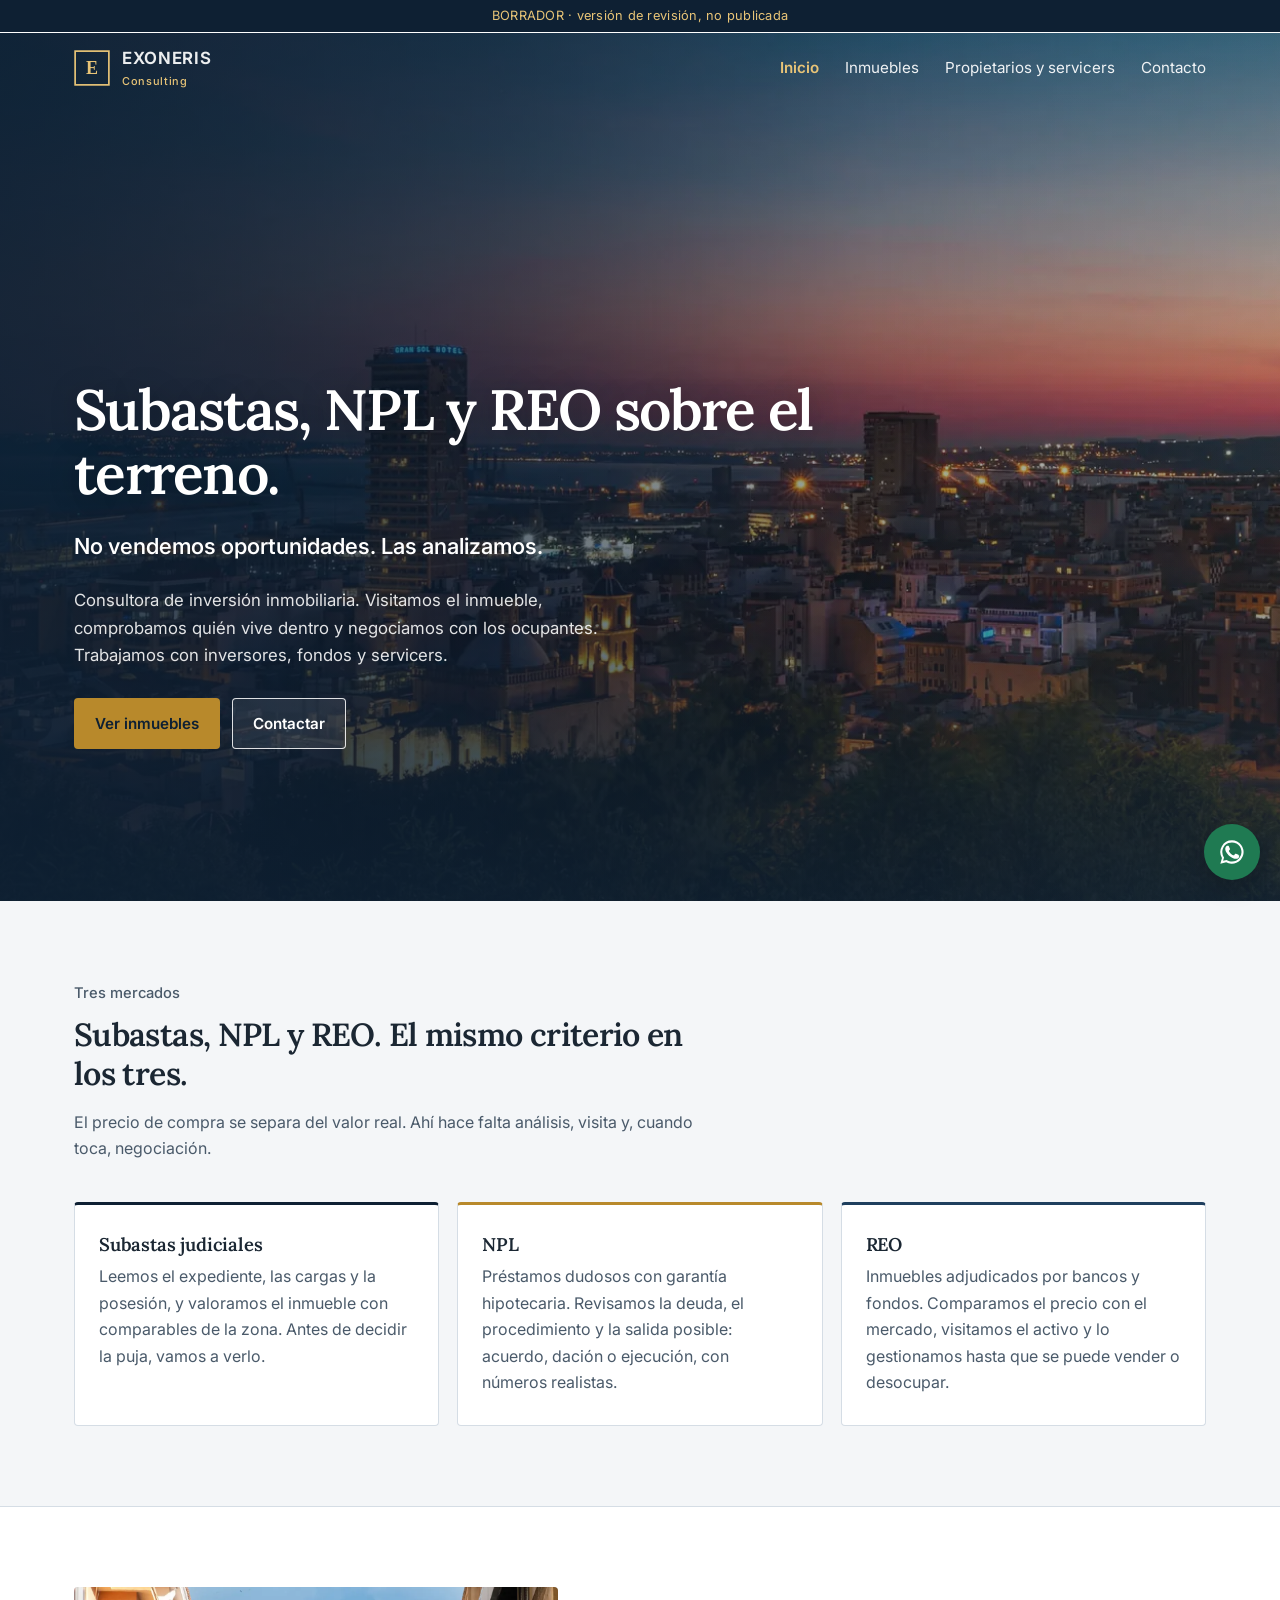
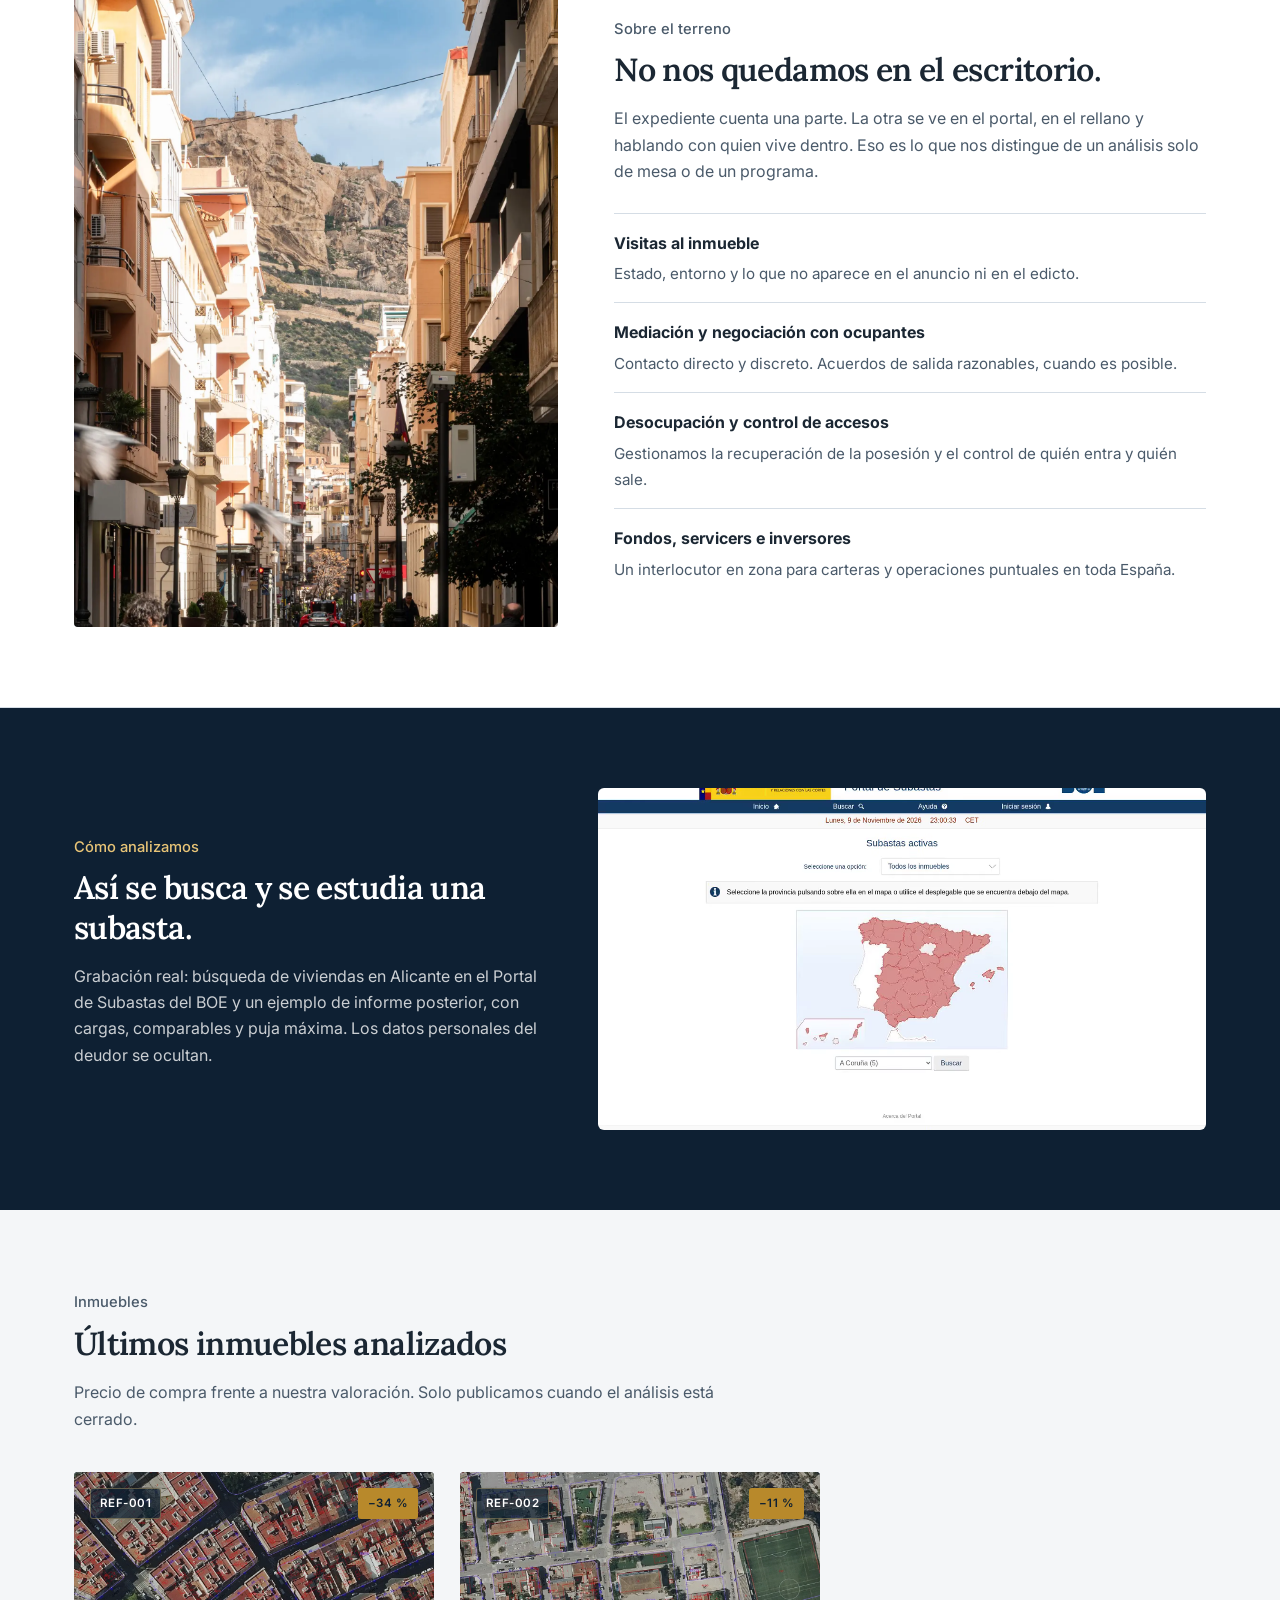
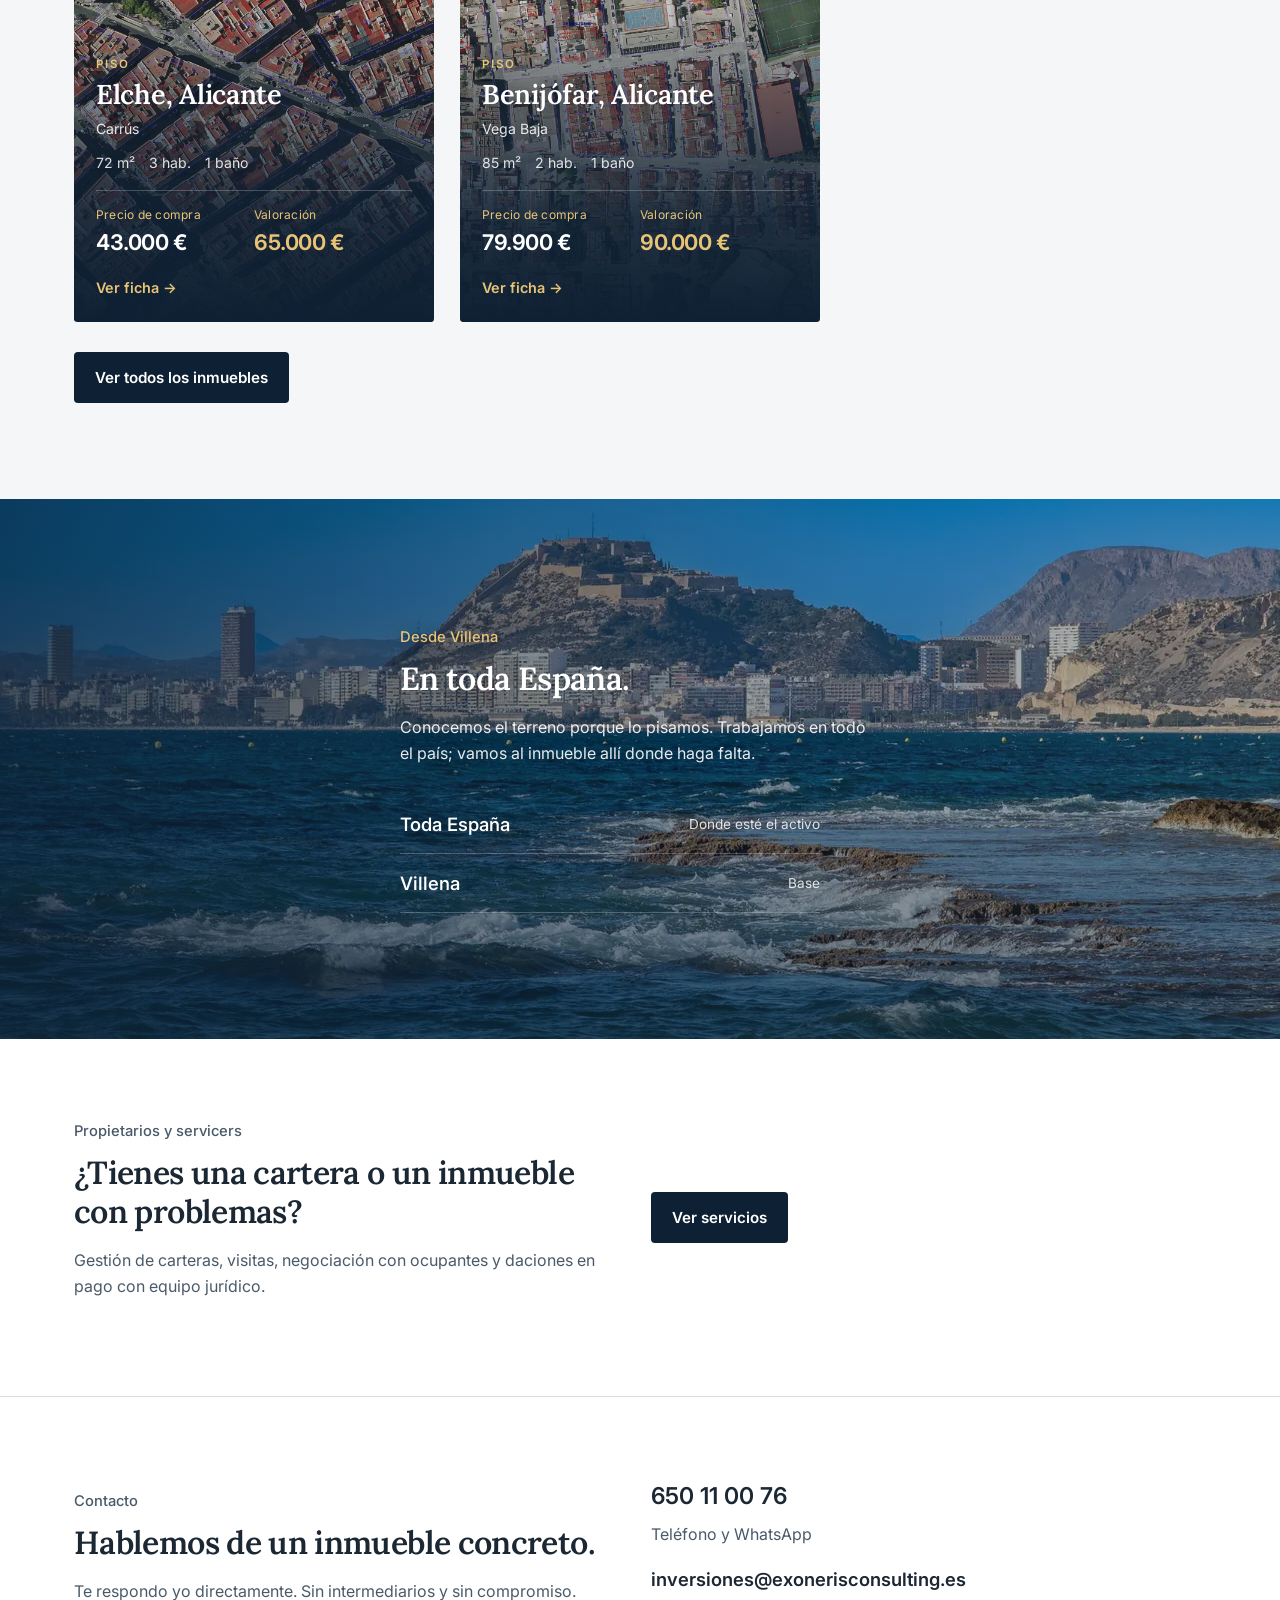
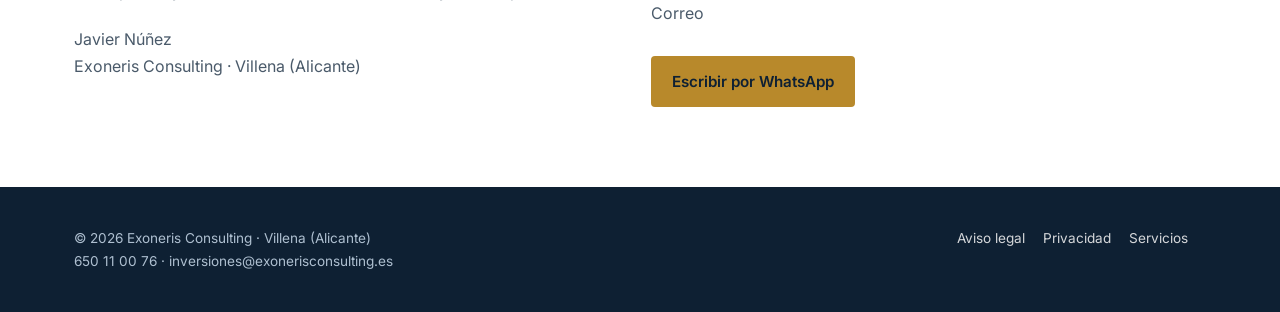
<file: index.html>
<!DOCTYPE html>
<html lang="es">
<head>
<meta charset="utf-8">
<meta name="viewport" content="width=device-width,initial-scale=1">
<title>Exoneris Consulting · Subastas, NPL, REO e inmuebles ocupados en toda España</title>
<meta name="description" content="Consultora de inversión inmobiliaria en Villena. Subastas judiciales, NPL, REO e inmuebles ocupados en toda España. Vamos al inmueble y negociamos con los ocupantes.">
<meta name="robots" content="noindex,nofollow"><!-- BORRADOR: quitar al publicar -->
<link rel="icon" href="favicon.svg" type="image/svg+xml">
<link rel="preload" as="image" type="image/webp" href="assets/img/ciudad/hero-alicante-sm.webp" imagesrcset="assets/img/ciudad/hero-alicante-sm.webp 1280w, assets/img/ciudad/hero-alicante.webp 2400w" imagesizes="100vw">
<link rel="stylesheet" href="assets/css/style.css">
</head>
<body class="home">
<div class="draft-bar">BORRADOR · versión de revisión, no publicada</div>
<header class="site-header"><div class="wrap">
  <a class="brand" href="index.html">
    <img class="logo-on-light" src="assets/img/logo.svg" alt="">
    <img class="logo-on-dark" src="assets/img/logo-light.svg" alt="">
    <span class="name">EXONERIS<small>Consulting</small></span>
  </a>
  <button class="menu-toggle" aria-label="Menú" aria-expanded="false">☰</button>
  <nav class="nav"><a href="index.html" class="active">Inicio</a><a href="inmuebles.html">Inmuebles</a><a href="servicios.html">Propietarios y servicers</a><a href="index.html#contacto">Contacto</a></nav>
</div></header>
<main>

<section class="photo-hero">
  <div class="photo-hero-media">
    <picture>
      <source type="image/webp" srcset="assets/img/ciudad/hero-alicante-sm.webp 1280w, assets/img/ciudad/hero-alicante.webp 2400w" sizes="100vw">
      <img src="assets/img/ciudad/hero-alicante.jpg" srcset="assets/img/ciudad/hero-alicante-sm.jpg 1280w, assets/img/ciudad/hero-alicante.jpg 2400w" sizes="100vw" alt="Alicante al atardecer, con el casco urbano y el puerto iluminados" width="2400" height="1587" fetchpriority="high" decoding="async">
    </picture>
  </div>
  <div class="photo-hero-wash" aria-hidden="true"></div>
  <div class="wrap photo-hero-copy">
    <h1>Subastas, NPL y REO sobre el terreno.</h1>
    <p class="home-line">No vendemos oportunidades. Las analizamos.</p>
    <p class="lead">Consultora de inversión inmobiliaria. Visitamos el inmueble, comprobamos quién vive dentro y negociamos con los ocupantes. Trabajamos con inversores, fondos y servicers.</p>
    <div class="actions">
      <a class="btn btn-gold" href="inmuebles.html">Ver inmuebles</a>
      <a class="btn btn-ghost" href="#contacto">Contactar</a>
    </div>
  </div>
</section>

<section class="mercados" id="mercados"><div class="wrap">
  <div class="section-head">
    <p class="section-label">Tres mercados</p>
    <h2>Subastas, NPL y REO. El mismo criterio en los tres.</h2>
    <p class="muted">El precio de compra se separa del valor real. Ahí hace falta análisis, visita y, cuando toca, negociación.</p>
  </div>
  <div class="markets">
    <article class="market market-subastas">
      <h3>Subastas judiciales</h3>
      <p>Leemos el expediente, las cargas y la posesión, y valoramos el inmueble con comparables de la zona. Antes de decidir la puja, vamos a verlo.</p>
    </article>
    <article class="market market-npl">
      <h3>NPL</h3>
      <p>Préstamos dudosos con garantía hipotecaria. Revisamos la deuda, el procedimiento y la salida posible: acuerdo, dación o ejecución, con números realistas.</p>
    </article>
    <article class="market market-reo">
      <h3>REO</h3>
      <p>Inmuebles adjudicados por bancos y fondos. Comparamos el precio con el mercado, visitamos el activo y lo gestionamos hasta que se puede vender o desocupar.</p>
    </article>
  </div>
</div></section>

<section class="terreno" id="terreno">
  <div class="wrap terreno-grid">
    <figure class="terreno-media">
      <picture>
        <source type="image/webp" srcset="assets/img/ciudad/terreno-alicante.webp">
        <img src="assets/img/ciudad/terreno-alicante.jpg" alt="Calle de Alicante con el Castillo de Santa Bárbara al fondo" width="1400" height="2100" decoding="async">
      </picture>
    </figure>
    <div class="terreno-copy">
      <p class="section-label">Sobre el terreno</p>
      <h2>No nos quedamos en el escritorio.</h2>
      <p class="muted">El expediente cuenta una parte. La otra se ve en el portal, en el rellano y hablando con quien vive dentro. Eso es lo que nos distingue de un análisis solo de mesa o de un programa.</p>
      <ul class="terreno-list">
        <li><strong>Visitas al inmueble</strong><span>Estado, entorno y lo que no aparece en el anuncio ni en el edicto.</span></li>
        <li><strong>Mediación y negociación con ocupantes</strong><span>Contacto directo y discreto. Acuerdos de salida razonables, cuando es posible.</span></li>
        <li><strong>Desocupación y control de accesos</strong><span>Gestionamos la recuperación de la posesión y el control de quién entra y quién sale.</span></li>
        <li><strong>Fondos, servicers e inversores</strong><span>Un interlocutor en zona para carteras y operaciones puntuales en toda España.</span></li>
      </ul>
    </div>
  </div>
</section>

<section class="metodo-video" id="metodo"><div class="wrap metodo-video-grid">
  <div>
    <p class="section-label">Cómo analizamos</p>
    <h2>Así se busca y se estudia una subasta.</h2>
    <p class="muted">Grabación real: búsqueda de viviendas en Alicante en el Portal de Subastas del BOE y un ejemplo de informe posterior, con cargas, comparables y puja máxima. Los datos personales del deudor se ocultan.</p>
  </div>
  <figure class="metodo-video-media">
    <video autoplay muted loop playsinline preload="metadata" poster="assets/video/analisis-subasta.jpg" aria-label="Grabación del proceso de búsqueda en el portal de subastas del BOE y de un informe de análisis.">
      <source src="assets/video/analisis-subasta.webm" type="video/webm">
      <source src="assets/video/analisis-subasta.mp4" type="video/mp4">
    </video>
  </figure>
</div></section>

<section class="alt" id="inmuebles"><div class="wrap">
  <div class="section-head"><p class="section-label">Inmuebles</p><h2>Últimos inmuebles analizados</h2>
  <p class="muted">Precio de compra frente a nuestra valoración. Solo publicamos cuando el análisis está cerrado.</p></div>
  <div class="props" id="destacados"><div class="empty">Cargando…</div></div>
  <p style="margin-top:30px"><a class="btn btn-navy" href="inmuebles.html">Ver todos los inmuebles</a></p>
</div></section>

<section class="zona-foto" id="zona">
  <div class="zona-foto-media" aria-hidden="true">
    <picture>
      <source type="image/webp" srcset="assets/img/ciudad/costa-alicante-sm.webp 1280w, assets/img/ciudad/costa-alicante.webp 2400w" sizes="100vw">
      <img src="assets/img/ciudad/costa-alicante.jpg" srcset="assets/img/ciudad/costa-alicante-sm.jpg 1280w, assets/img/ciudad/costa-alicante.jpg 2400w" sizes="100vw" alt="Litoral de Alicante con el Castillo de Santa Bárbara" width="2400" height="1600" decoding="async">
    </picture>
  </div>
  <div class="zona-foto-wash" aria-hidden="true"></div>
  <div class="wrap zona-foto-copy">
    <p class="section-label">Desde Villena</p>
    <h2>En toda España.</h2>
    <p>Conocemos el terreno porque lo pisamos. Trabajamos en todo el país; vamos al inmueble allí donde haga falta.</p>
    <ul>
      <li>Toda España <span>Donde esté el activo</span></li>
      <li>Villena <span>Base</span></li>
    </ul>
  </div>
</section>

<section><div class="wrap grid-2" style="align-items:center">
  <div><p class="section-label">Propietarios y servicers</p><h2>¿Tienes una cartera o un inmueble con problemas?</h2>
  <p class="muted">Gestión de carteras, visitas, negociación con ocupantes y daciones en pago con equipo jurídico.</p></div>
  <div><a class="btn btn-navy" href="servicios.html">Ver servicios</a></div>
</div></section>
<section class="contact" id="contacto"><div class="wrap grid-2">
  <div><p class="section-label">Contacto</p><h2>Hablemos de un inmueble concreto.</h2>
  <p class="muted">Te respondo yo directamente. Sin intermediarios y sin compromiso.</p>
  <p class="muted" style="margin-top:22px">Javier Núñez<br>Exoneris Consulting · Villena (Alicante)</p></div>
  <div>
    <a class="line" href="https://wa.me/34650110076?text=Hola%2C%20quiero%20informaci%C3%B3n" target="_blank" rel="noopener">650 11 00 76</a>
    <p class="muted">Teléfono y WhatsApp</p>
    <a class="line" style="font-size:1.15rem" href="mailto:inversiones@exonerisconsulting.es">inversiones@exonerisconsulting.es</a>
    <p class="muted">Correo</p>
    <a class="btn btn-gold" style="margin-top:14px" href="https://wa.me/34650110076?text=Hola%2C%20quiero%20informaci%C3%B3n" target="_blank" rel="noopener">Escribir por WhatsApp</a>
  </div>
</div></section>

</main>
<footer><div class="wrap">
  <div>© 2026 Exoneris Consulting · Villena (Alicante)<br>650 11 00 76 · inversiones@exonerisconsulting.es</div>
  <div><a href="aviso-legal.html">Aviso legal</a><a href="privacidad.html">Privacidad</a><a href="servicios.html">Servicios</a></div>
</div></footer>
<a class="wa-float" href="https://wa.me/34650110076?text=Hola%2C%20quiero%20informaci%C3%B3n" target="_blank" rel="noopener" aria-label="WhatsApp"><svg viewBox="0 0 24 24" aria-hidden="true"><path d="M17.5 14.4c-.3-.1-1.7-.8-2-.9-.3-.1-.5-.1-.7.1-.2.3-.8.9-.9 1.1-.2.2-.3.2-.6.1-.3-.1-1.2-.5-2.3-1.4-.9-.8-1.4-1.7-1.6-2-.2-.3 0-.5.1-.6l.4-.5c.1-.2.2-.3.3-.5.1-.2 0-.4 0-.5l-.9-2.2c-.2-.6-.5-.5-.7-.5h-.6c-.2 0-.5.1-.8.4-.3.3-1 1-1 2.5s1.1 2.9 1.2 3.1c.1.2 2.1 3.2 5.1 4.5.7.3 1.3.5 1.7.6.7.2 1.4.2 1.9.1.6-.1 1.7-.7 1.9-1.4.2-.7.2-1.2.2-1.4-.1-.1-.3-.2-.6-.3zM12 2a10 10 0 0 0-8.6 15.1L2 22l5-1.3A10 10 0 1 0 12 2zm0 18.2c-1.5 0-3-.4-4.3-1.2l-.3-.2-3 .8.8-2.9-.2-.3A8.2 8.2 0 1 1 12 20.2z"/></svg></a>
<script src="assets/js/app.js"></script>
</body>
</html>
</file>
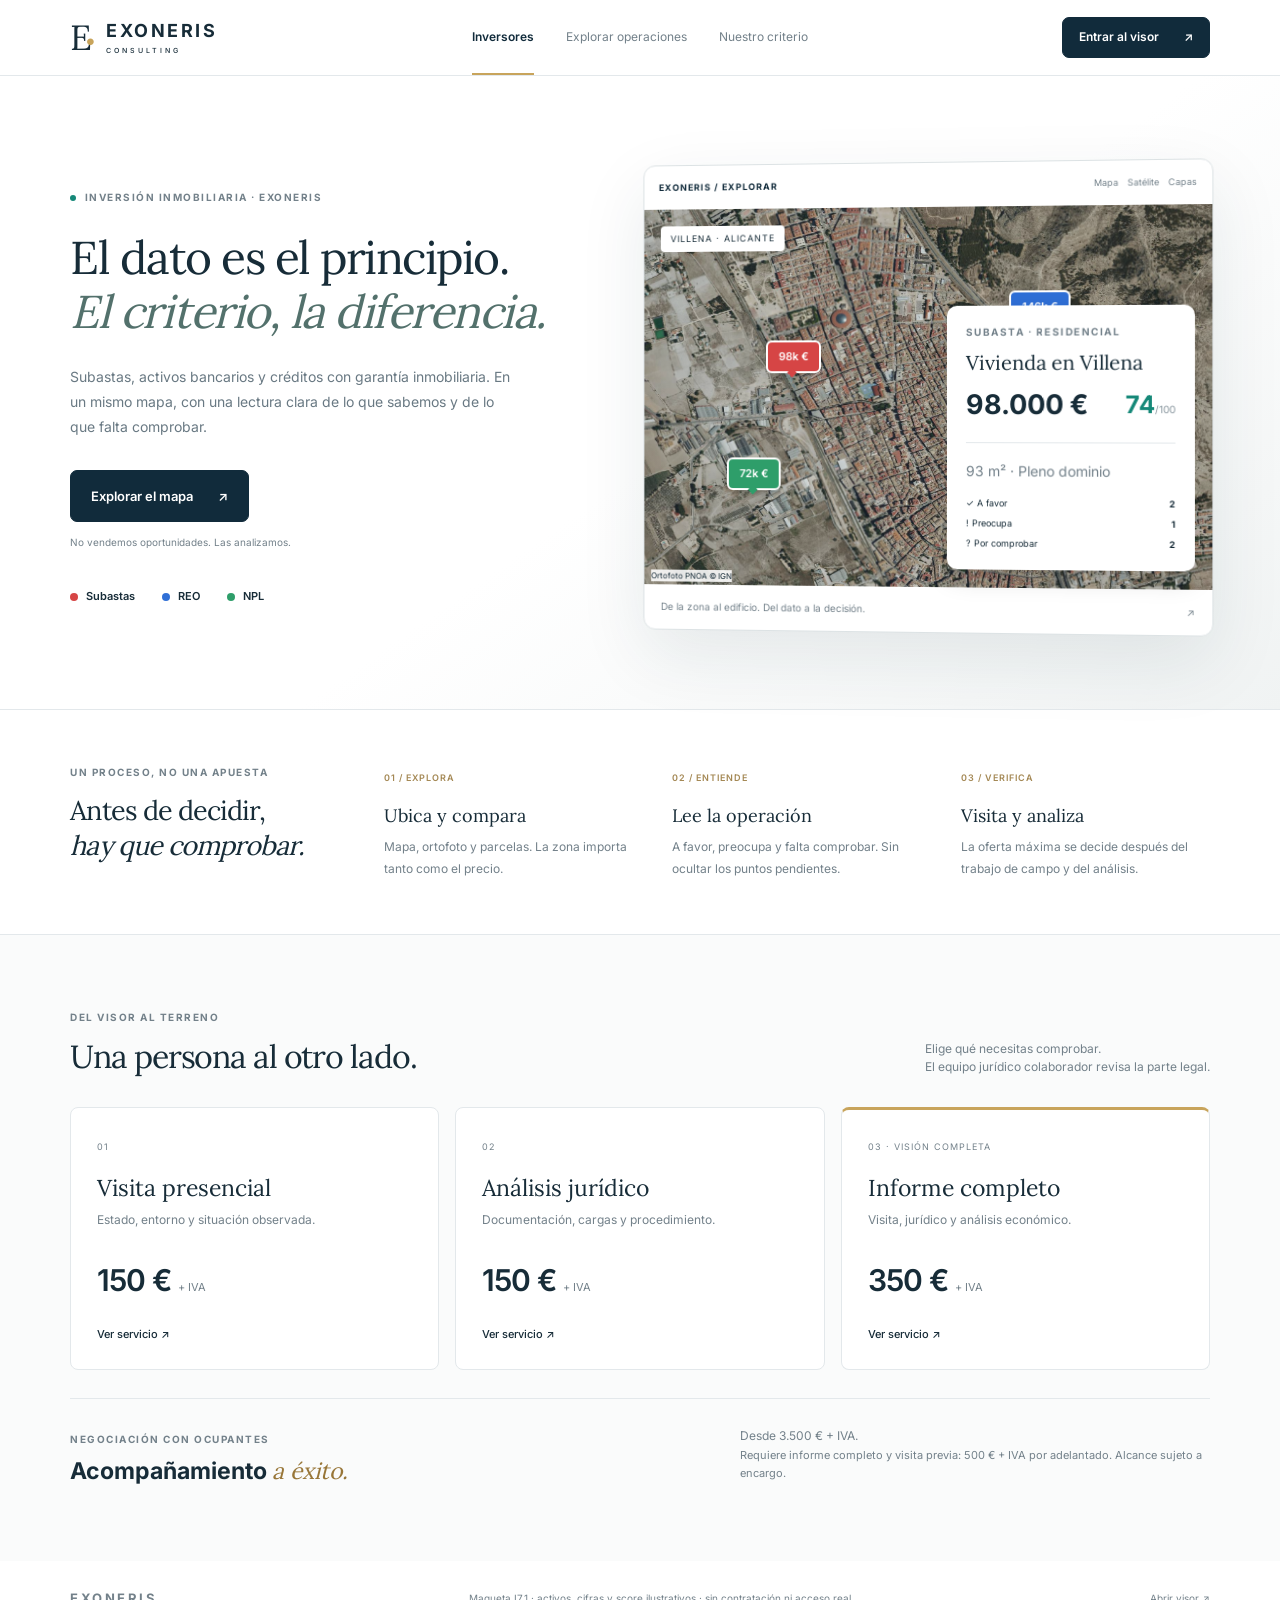
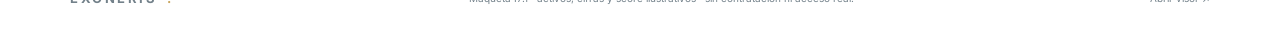
<file: inversores-v2/index.html>
<!doctype html><html lang="es"><head><meta charset="utf-8"><meta name="viewport" content="width=device-width,initial-scale=1"><meta name="robots" content="noindex,nofollow"><link rel="icon" type="image/svg+xml" href="./assets/favicon.svg?v=i7.1"><link rel="shortcut icon" href="./favicon.ico?v=i7.1"><meta name="exoneris-build" content="I7.1-b11ab7343300"><title>Exoneris · Invertir con criterio</title><link rel="stylesheet" href="./assets/fonts.css?v=i7.1"><link rel="stylesheet" href="./style.f61baf0387a6.css"></head><body class="landing">
<header class="site-header"><a class="brand" href="index.html"><span class="brand-symbol">E<span>•</span></span><span>EXONERIS<small>CONSULTING</small></span></a><nav aria-label="Principal"><a class="current" href="index.html">Inversores</a><a href="visor.html">Explorar operaciones</a><a href="#servicios">Nuestro criterio</a></nav><a class="button navy small" href="visor.html">Entrar al visor <span>↗</span></a></header>
<main><section class="hero"><div class="hero-copy"><div class="eyebrow"><span class="live-dot"></span> INVERSIÓN INMOBILIARIA · EXONERIS</div><h1>El dato es el principio.<br><em>El criterio, la diferencia.</em></h1><p>Subastas, activos bancarios y créditos con garantía inmobiliaria. En un mismo mapa, con una lectura clara de lo que sabemos y de lo que falta comprobar.</p><a class="button navy" href="visor.html">Explorar el mapa <span>↗</span></a><span class="hero-foot">No vendemos oportunidades. Las analizamos.</span><div class="hero-types"><span><i class="dot subasta"></i> Subastas</span><span><i class="dot reo"></i> REO</span><span><i class="dot npl"></i> NPL</span></div></div><a class="product-preview" href="visor.html" aria-label="Abrir el visor de operaciones"><div class="preview-bar"><span class="mini-brand">EXONERIS / EXPLORAR</span><span>Mapa &nbsp; Satélite &nbsp; Capas</span></div><div class="preview-aerial"><span class="preview-location">VILLENA · ALICANTE</span><div class="price-pin p1">98k €</div><div class="price-pin p2 blue">146k €</div><div class="price-pin p3 green">72k €</div><div class="preview-card"><div class="eyebrow">SUBASTA · RESIDENCIAL</div><h3>Vivienda en Villena</h3><div class="preview-price">98.000 € <span class="score">74<small>/100</small></span></div><hr><span class="text-muted">93 m² · Pleno dominio</span><div class="preview-trio"><span>✓ A favor <b>2</b></span><span>! Preocupa <b>1</b></span><span>? Por comprobar <b>2</b></span></div></div><span class="preview-attribution">Ortofoto PNOA © IGN</span></div><div class="preview-bottom">De la zona al edificio. Del dato a la decisión. <span>↗</span></div></a></section>
<section class="principles" id="servicios"><div><div class="eyebrow">UN PROCESO, NO UNA APUESTA</div><h2>Antes de decidir,<br><em>hay que comprobar.</em></h2></div><article><span class="step">01 / EXPLORA</span><h3>Ubica y compara</h3><p>Mapa, ortofoto y parcelas. La zona importa tanto como el precio.</p></article><article><span class="step">02 / ENTIENDE</span><h3>Lee la operación</h3><p>A favor, preocupa y falta comprobar. Sin ocultar los puntos pendientes.</p></article><article><span class="step">03 / VERIFICA</span><h3>Visita y analiza</h3><p>La oferta máxima se decide después del trabajo de campo y del análisis.</p></article></section>
<section class="service-section"><div class="section-title"><div><div class="eyebrow">DEL VISOR AL TERRENO</div><h2>Una persona al otro lado.</h2></div><p>Elige qué necesitas comprobar.<br>El equipo jurídico colaborador revisa la parte legal.</p></div><div class="service-cards"><a href="visor.html?vista=ficha#servicios"><span>01</span><h3>Visita presencial</h3><p>Estado, entorno y situación observada.</p><strong>150 € <small>+ IVA</small></strong><b>Ver servicio ↗</b></a><a href="visor.html?vista=ficha#servicios"><span>02</span><h3>Análisis jurídico</h3><p>Documentación, cargas y procedimiento.</p><strong>150 € <small>+ IVA</small></strong><b>Ver servicio ↗</b></a><a class="highlight" href="visor.html?vista=ficha#servicios"><span>03 · VISIÓN COMPLETA</span><h3>Informe completo</h3><p>Visita, jurídico y análisis económico.</p><strong>350 € <small>+ IVA</small></strong><b>Ver servicio ↗</b></a></div><div class="success-band"><div><span class="eyebrow">NEGOCIACIÓN CON OCUPANTES</span><h3>Acompañamiento <em>a éxito.</em></h3></div><p>Desde 3.500 € + IVA.<br><small>Requiere informe completo y visita previa: 500 € + IVA por adelantado. Alcance sujeto a encargo.</small></p></div></section></main>
<footer><a class="brand" href="index.html">EXONERIS<span class="gold">.</span></a><p>Maqueta I7.1 · activos, cifras y score ilustrativos · sin contratación ni acceso real.</p><a href="visor.html">Abrir visor ↗</a></footer></body></html>
</file>
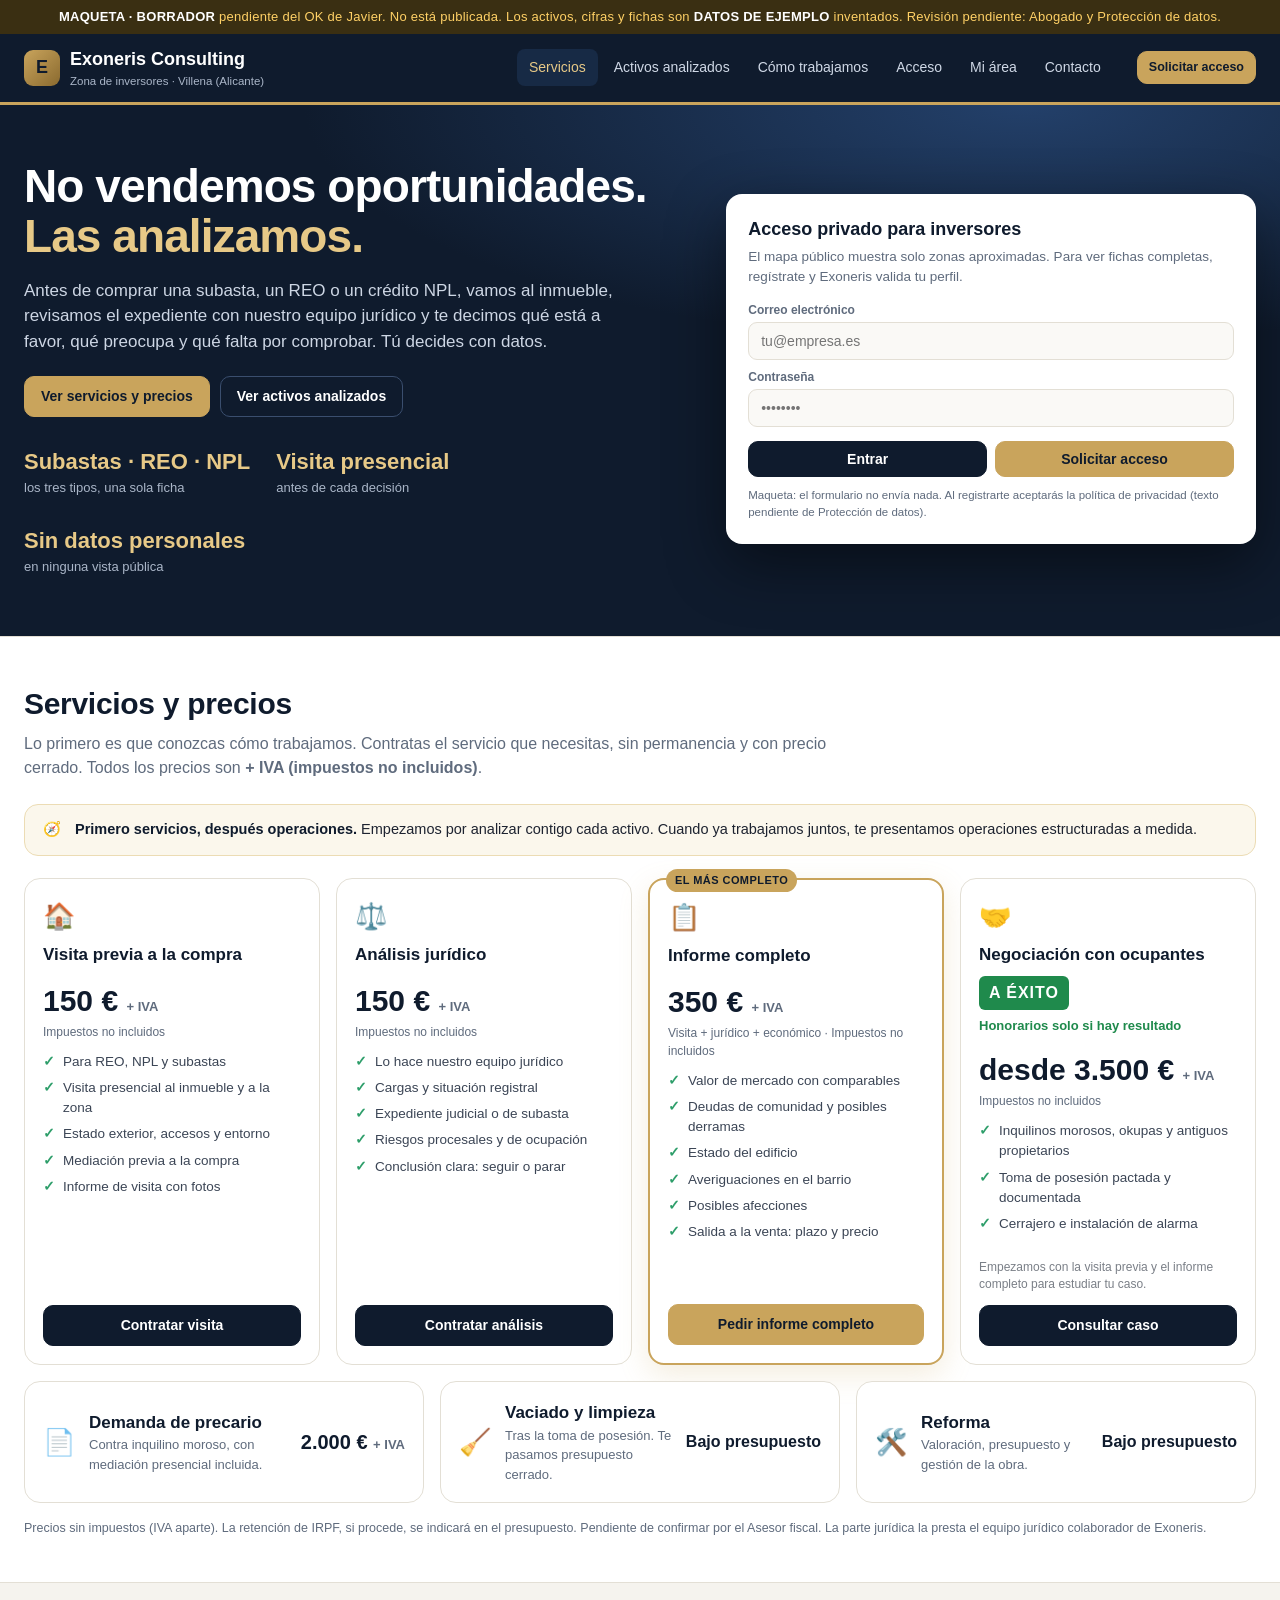
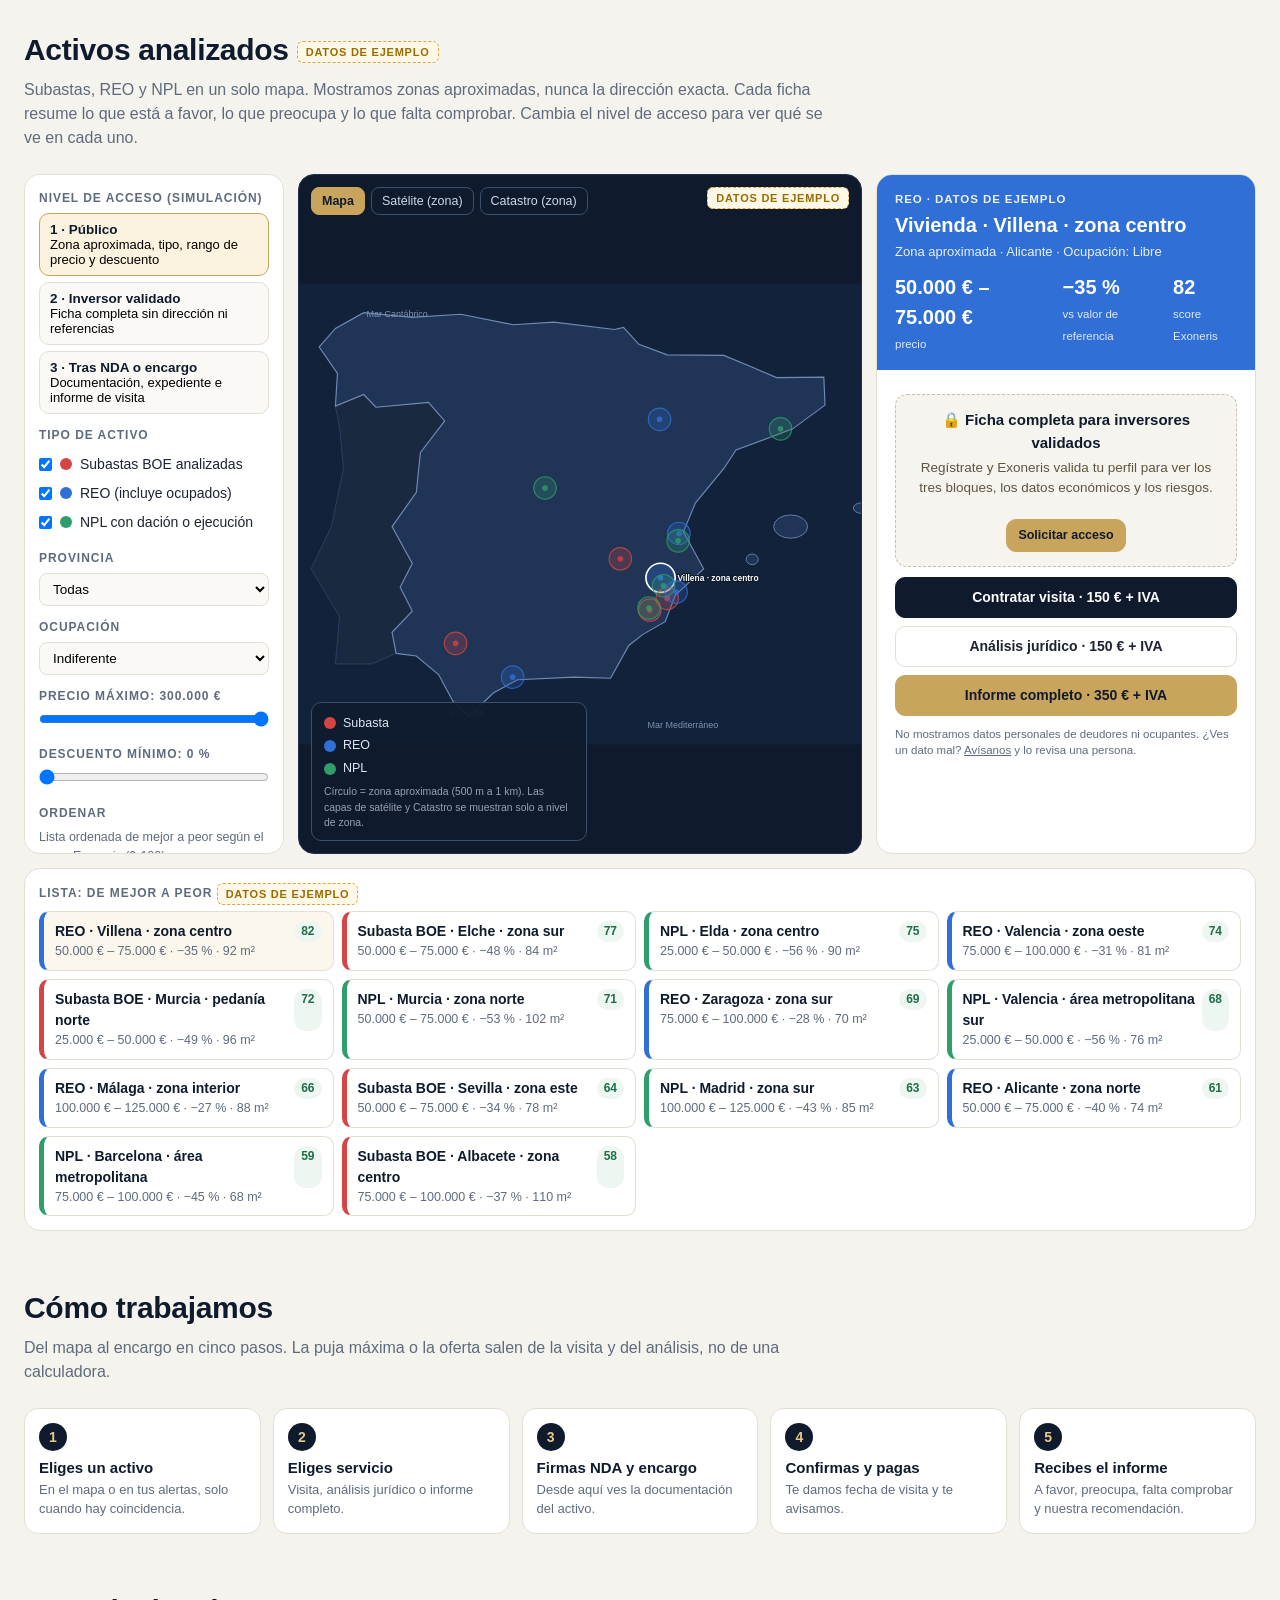
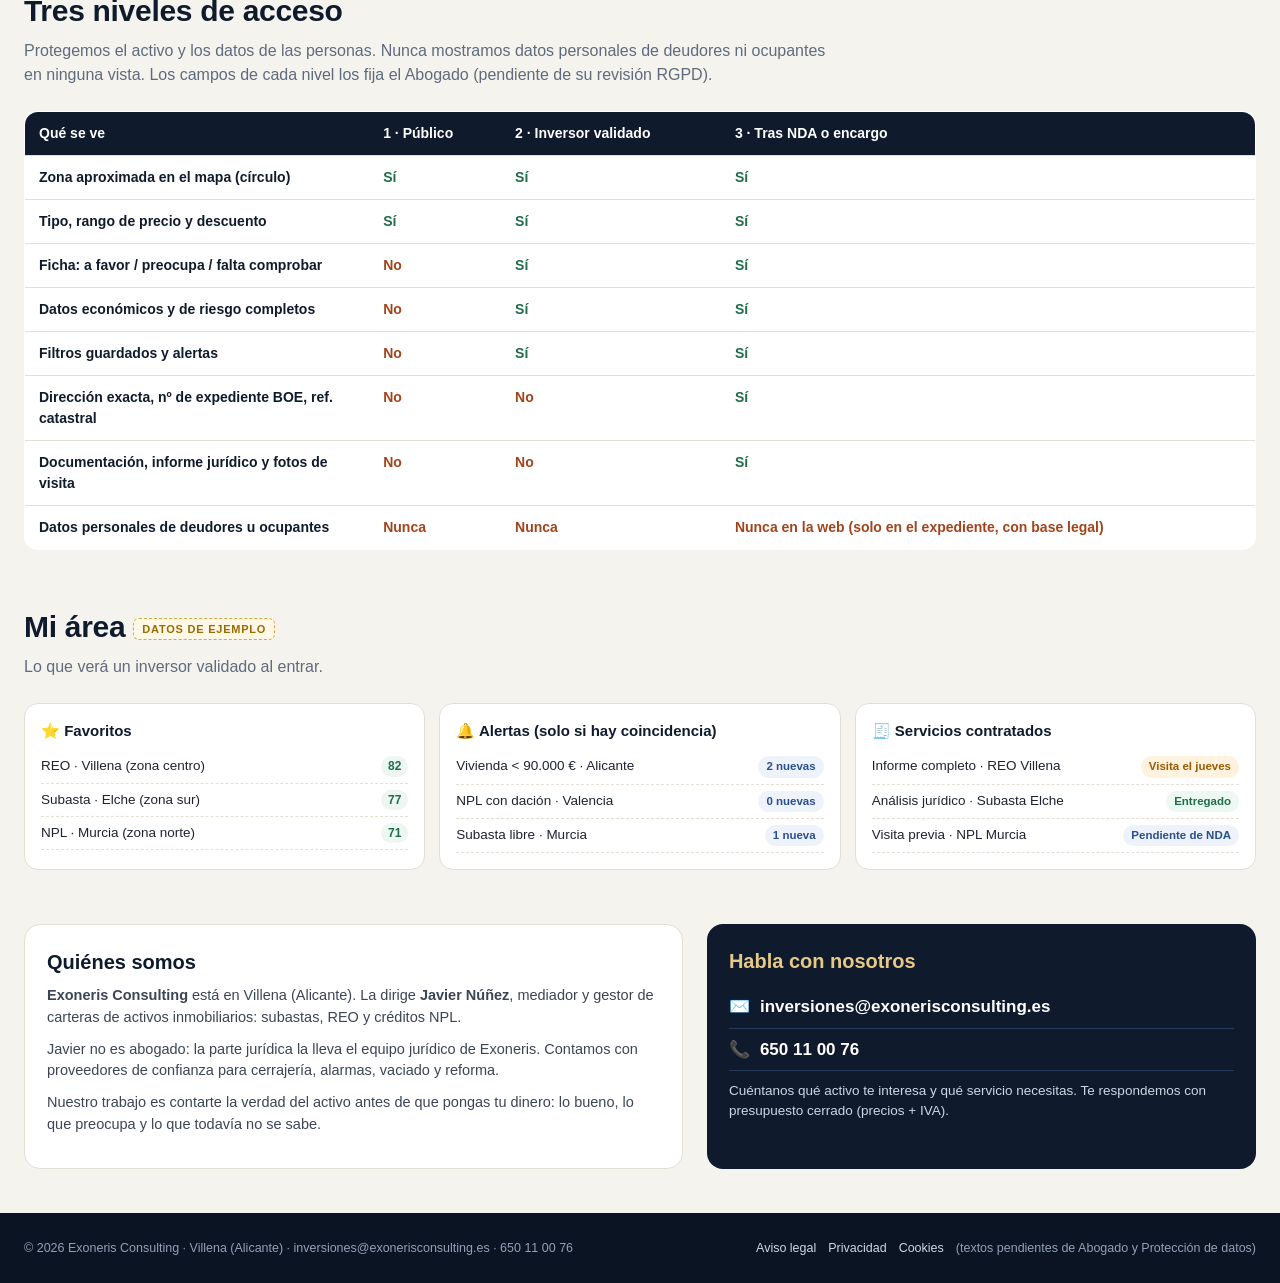
<file: inversores/index.html>
<!DOCTYPE html>
<html lang="es">
<head>
<meta name="robots" content="noindex, nofollow">
<meta charset="utf-8">
<meta name="viewport" content="width=device-width,initial-scale=1">
<title>Exoneris Consulting · Zona de inversores (MAQUETA)</title>
<style>
:root{--navy:#0f1b2d;--navy2:#172a45;--gold:#c9a45c;--gold2:#e7c987;--bg:#f5f3ee;--card:#fff;--txt:#1d2330;--mut:#5f6b7d;--line:#e3dfd5;
--sub:#d64545;--reo:#2f6fd6;--npl:#2e9e6a}
*{box-sizing:border-box;margin:0;padding:0}
body{font-family:"Segoe UI",Inter,-apple-system,Helvetica,Arial,sans-serif;background:var(--bg);color:var(--txt);font-size:15px;line-height:1.5}
a{color:inherit}
.aviso{background:#3a2f12;color:#ffd166;text-align:center;font-size:13px;padding:7px 12px;letter-spacing:.02em}
.aviso b{color:#fff}
header{background:var(--navy);color:#fff;position:sticky;top:0;z-index:20;border-bottom:3px solid var(--gold)}
.hwrap{max-width:1280px;margin:0 auto;display:flex;align-items:center;gap:24px;padding:12px 24px}
.logo{display:flex;align-items:center;gap:10px;font-weight:700;font-size:18px}
.logo .lg{width:36px;height:36px;border-radius:9px;background:linear-gradient(135deg,var(--gold),#8a6a2f);display:grid;place-items:center;color:var(--navy);font-weight:900}
.logo small{display:block;font-weight:400;font-size:11.5px;color:#aab6c8}
nav{display:flex;gap:4px;margin-left:auto}
nav a{text-decoration:none;color:#cfd8e6;padding:8px 12px;border-radius:8px;font-size:14px}
nav a:hover,nav a.on{background:var(--navy2);color:var(--gold2)}
.btn{display:inline-block;border:1px solid var(--line);background:#fff;color:var(--txt);border-radius:10px;padding:9px 16px;font-size:14px;font-weight:600;cursor:pointer;text-decoration:none;white-space:nowrap}
.btn.gold{background:var(--gold);border-color:var(--gold);color:var(--navy)}
.btn.gold:hover{background:var(--gold2)}
.btn.navy{background:var(--navy);border-color:var(--navy);color:#fff}
.btn.sm{padding:6px 11px;font-size:12.5px}
.btn.ghost{background:transparent;color:#fff;border-color:#3a4e6e}
.demo{display:inline-block;font-size:11px;letter-spacing:.07em;text-transform:uppercase;color:#9a6b00;border:1px dashed #d8a640;background:#fff8e6;padding:2px 8px;border-radius:6px;font-weight:700;vertical-align:middle}
section{max-width:1280px;margin:0 auto;padding:44px 24px;scroll-margin-top:70px}
h2{font-size:30px;color:var(--navy);margin-bottom:6px;letter-spacing:-.01em}
h2 + .lead{color:var(--mut);font-size:16px;margin-bottom:24px;max-width:820px}
/* HERO */
.hero{background:radial-gradient(1200px 400px at 80% 0%,#23406a 0%,var(--navy) 60%);color:#fff}
.hero section{display:grid;grid-template-columns:1.25fr 1fr;gap:40px;align-items:center;padding:56px 24px 60px}
.hero h1{font-size:46px;line-height:1.1;letter-spacing:-.02em;margin-bottom:16px}
.hero h1 span{color:var(--gold2)}
.hero p{color:#cdd6e4;font-size:17px;max-width:620px;margin-bottom:22px}
.hero .ctas{display:flex;gap:10px;flex-wrap:wrap}
.hero .pruebas{display:flex;gap:26px;margin-top:28px;flex-wrap:wrap}
.hero .pruebas div b{display:block;font-size:22px;color:var(--gold2)}
.hero .pruebas div{font-size:13px;color:#aab6c8}
.acceso{background:#fff;color:var(--txt);border-radius:16px;padding:22px;box-shadow:0 20px 60px #0007}
.acceso h3{font-size:18px;color:var(--navy);margin-bottom:4px}
.acceso p{font-size:13.5px;color:var(--mut);margin-bottom:14px}
.acceso label{display:block;font-size:12px;color:var(--mut);margin:8px 0 3px;font-weight:600}
.acceso input{width:100%;padding:10px 12px;border:1px solid var(--line);border-radius:9px;font-size:14px;background:#faf9f6}
.acceso .row{display:flex;gap:8px;margin-top:14px}
.acceso .row .btn{flex:1;text-align:center}
.acceso .nota{font-size:11.5px;color:var(--mut);margin-top:10px}
/* SERVICIOS */
.servicios{background:#fff;border-top:1px solid var(--line);border-bottom:1px solid var(--line)}
.estrategia{display:flex;gap:14px;align-items:flex-start;background:#fbf7ec;border:1px solid #ecdcb4;border-radius:14px;padding:14px 18px;margin-bottom:22px;font-size:14.5px}
.estrategia b{color:var(--navy)}
.sgrid{display:grid;grid-template-columns:repeat(4,1fr);gap:16px}
.srv{border:1px solid var(--line);border-radius:16px;padding:18px;display:flex;flex-direction:column;background:#fff;position:relative}
.srv.dest{border:2px solid var(--gold);box-shadow:0 10px 30px #c9a45c33}
.srv .tag{position:absolute;top:-11px;left:16px;background:var(--gold);color:var(--navy);font-size:11px;font-weight:800;padding:3px 9px;border-radius:20px;letter-spacing:.04em;text-transform:uppercase}
.srv .ico{font-size:26px}
.srv h3{font-size:17px;color:var(--navy);margin:6px 0 4px}
.srv .pr{font-size:30px;font-weight:800;color:var(--navy);margin:6px 0 0}
.srv .pr small{font-size:13px;font-weight:600;color:var(--mut)}
.srv .iva{font-size:12px;color:var(--mut);margin-bottom:8px}
.srv ul{list-style:none;font-size:13.5px;color:#3b4555;flex:1;margin-bottom:12px}
.srv li{padding:3px 0 3px 20px;position:relative}
.srv li:before{content:"✓";position:absolute;left:0;color:var(--npl);font-weight:800}
.srv .req{font-size:12.5px;background:#fff1f1;border:1px solid #f3c4c4;color:#8a2323;border-radius:9px;padding:8px 10px;margin-bottom:12px}
.srv .btn{text-align:center}
.sgrid2{display:grid;grid-template-columns:repeat(3,1fr);gap:16px;margin-top:16px}
.srv.mini{flex-direction:row;gap:14px;align-items:center}
.srv.mini .txt{flex:1}
.srv.mini h3{margin:0}
.srv.mini p{font-size:13px;color:var(--mut)}
.srv.mini .pr{font-size:20px;margin:0}
.legal{font-size:12.5px;color:var(--mut);margin-top:16px}
/* MAPA */
.mapa-wrap{display:grid;grid-template-columns:260px 1fr 380px;gap:14px;height:680px}
.panel{background:#fff;border:1px solid var(--line);border-radius:16px;padding:14px;overflow:auto}
.panel h4{font-size:12px;text-transform:uppercase;letter-spacing:.08em;color:var(--mut);margin:12px 0 6px}
.panel h4:first-child{margin-top:0}
.chk{display:flex;align-items:center;gap:8px;font-size:14px;padding:4px 0;cursor:pointer}
.dot{width:12px;height:12px;border-radius:50%;display:inline-block}
.panel select,.panel input[type=range]{width:100%}
.panel select{padding:7px 9px;border:1px solid var(--line);border-radius:8px;font-size:13.5px;background:#faf9f6}
.niveles{display:flex;flex-direction:column;gap:6px}
.niveles button{text-align:left;border:1px solid var(--line);background:#faf9f6;border-radius:10px;padding:8px 10px;font-size:13px;cursor:pointer}
.niveles button b{display:block;font-size:13.5px;color:var(--navy)}
.niveles button.on{border-color:var(--gold);background:#fbf3df}
.mapa{position:relative;background:#0f1b2d;border-radius:16px;overflow:hidden;border:1px solid #1d3050}
.mapa svg{width:100%;height:100%;display:block}
.mapa .capas{position:absolute;top:12px;left:12px;display:flex;gap:6px;z-index:2}
.mapa .capas button{background:#0f1b2dcc;color:#cfd8e6;border:1px solid #3a4e6e;border-radius:8px;padding:6px 10px;font-size:12.5px;cursor:pointer}
.mapa .capas button.on{background:var(--gold);color:var(--navy);border-color:var(--gold);font-weight:700}
.mapa .ley{position:absolute;bottom:12px;left:12px;background:#0f1b2dee;color:#dfe6f1;border:1px solid #3a4e6e;border-radius:10px;padding:9px 12px;font-size:12.5px;z-index:2}
.mapa .ley div{display:flex;align-items:center;gap:7px;padding:2px 0}
.mapa .ley small{display:block;color:#93a1b8;margin-top:4px;max-width:250px}
.mapa .demo{position:absolute;top:12px;right:12px;z-index:2}
.zona{cursor:pointer;transition:opacity .15s}
.zona:hover{opacity:1 !important}
.zona.sel circle.c{stroke:#fff;stroke-width:3}
.lista{display:flex;flex-direction:column;gap:8px}
.it{border:1px solid var(--line);border-left:5px solid;border-radius:10px;padding:9px 11px;cursor:pointer;background:#fff}
.it:hover,.it.sel{background:#fbf7ec}
.it .t1{display:flex;justify-content:space-between;font-weight:700;font-size:14px;color:var(--navy)}
.it .t2{font-size:12.5px;color:var(--mut)}
.score{font-size:12px;font-weight:800;padding:1px 7px;border-radius:12px;background:#eef6f1;color:#1f6e4a}
/* FICHA */
.ficha{background:#fff;border:1px solid var(--line);border-radius:16px;padding:0;overflow:auto}
.fhead{padding:16px 18px;color:#fff}
.fhead .tp{font-size:11.5px;letter-spacing:.08em;text-transform:uppercase;font-weight:800;opacity:.9}
.fhead h3{font-size:20px;margin:2px 0}
.fhead .z{font-size:13px;opacity:.9}
.fhead .nums{display:flex;gap:18px;margin-top:10px}
.fhead .nums b{display:block;font-size:20px}
.fhead .nums span{font-size:11.5px;opacity:.85}
.fbody{padding:14px 18px}
.blk{border-radius:12px;padding:10px 12px;margin-bottom:10px;font-size:13.5px}
.blk h5{font-size:12.5px;text-transform:uppercase;letter-spacing:.06em;margin-bottom:4px}
.blk ul{padding-left:18px}
.blk.fav{background:#eef8f2;border:1px solid #cfe9db}.blk.fav h5{color:#1f6e4a}
.blk.pre{background:#fff3ed;border:1px solid #f6d3c0}.blk.pre h5{color:#a2431b}
.blk.fal{background:#f2f5fb;border:1px solid #d6dff0}.blk.fal h5{color:#2a4f8f}
.dat{display:grid;grid-template-columns:1fr 1fr;gap:6px 14px;font-size:13px;margin:8px 0 12px}
.dat div{border-bottom:1px dashed var(--line);padding:3px 0;display:flex;justify-content:space-between;gap:8px}
.dat span{color:var(--mut)}
.dat b{text-align:right}
.lock{background:#f6f4ef;border:1px dashed #c9bfa8;border-radius:12px;padding:14px;text-align:center;font-size:13.5px;color:#5f5440;margin:10px 0}
.lock b{display:block;color:var(--navy);font-size:15px;margin-bottom:4px}
.fctas{display:flex;flex-direction:column;gap:8px;margin-top:8px}
.fctas .btn{text-align:center}
.rgpd{font-size:11.5px;color:var(--mut);margin-top:10px;line-height:1.4}
/* PASOS */
.pasos{display:grid;grid-template-columns:repeat(5,1fr);gap:12px}
.paso{background:#fff;border:1px solid var(--line);border-radius:14px;padding:14px}
.paso b{display:inline-grid;place-items:center;width:28px;height:28px;border-radius:50%;background:var(--navy);color:var(--gold2);font-size:14px;margin-bottom:6px}
.paso h4{font-size:15px;color:var(--navy)}
.paso p{font-size:13px;color:var(--mut)}
/* NIVELES TABLA */
.tniv{width:100%;border-collapse:collapse;background:#fff;border-radius:14px;overflow:hidden;border:1px solid var(--line);font-size:14px}
.tniv th,.tniv td{padding:11px 14px;border-bottom:1px solid var(--line);text-align:left;vertical-align:top}
.tniv th{background:var(--navy);color:#fff;font-weight:600}
.tniv td:first-child{font-weight:600;color:var(--navy);width:28%}
.si{color:#1f6e4a;font-weight:700}.no{color:#a2431b;font-weight:700}
/* AREA */
.area{display:grid;grid-template-columns:repeat(3,1fr);gap:14px}
.acard{background:#fff;border:1px solid var(--line);border-radius:14px;padding:16px}
.acard h4{color:var(--navy);margin-bottom:8px}
.acard li{list-style:none;font-size:13.5px;padding:6px 0;border-bottom:1px dashed var(--line);display:flex;justify-content:space-between;gap:8px}
.est{font-size:11.5px;font-weight:700;padding:2px 8px;border-radius:12px}
.est.a{background:#eef8f2;color:#1f6e4a}.est.b{background:#fff3e0;color:#9a5b00}.est.c{background:#eef2fb;color:#2a4f8f}
/* QUIENES + CONTACTO */
.quien{display:grid;grid-template-columns:1.2fr 1fr;gap:24px}
.qbox{background:#fff;border:1px solid var(--line);border-radius:16px;padding:22px}
.qbox h3{color:var(--navy);font-size:20px;margin-bottom:8px}
.qbox p{color:#3b4555;margin-bottom:10px;font-size:14.5px}
.contacto{background:var(--navy);color:#fff;border-radius:16px;padding:22px}
.contacto h3{font-size:20px;margin-bottom:10px;color:var(--gold2)}
.contacto .linea{display:flex;gap:10px;align-items:center;font-size:17px;padding:8px 0;border-bottom:1px solid #263b5c}
.contacto .linea b{color:#fff}
.contacto p{color:#cdd6e4;font-size:13.5px;margin-top:10px}
footer{background:#0b1422;color:#93a1b8;font-size:12.5px}
footer section{padding:26px 24px;display:flex;gap:24px;justify-content:space-between;flex-wrap:wrap}
footer a{color:#cfd8e6;text-decoration:none;margin-right:12px}
.exito{display:inline-block;width:fit-content;align-self:flex-start;background:#1f8a4c;color:#fff;font-weight:800;letter-spacing:.06em;font-size:16px;padding:5px 10px;border-radius:6px;margin:4px 0 8px}.exito-sub{font-size:13px;color:#1f8a4c;font-weight:600;margin:-2px 0 6px}.req2{font-size:12px;color:#7a7f87;margin:10px 0 12px;line-height:1.4}</style>
</head>
<body>
<div class="aviso"><b>MAQUETA · BORRADOR</b> pendiente del OK de Javier. No está publicada. Los activos, cifras y fichas son <b>DATOS DE EJEMPLO</b> inventados. Revisión pendiente: Abogado y Protección de datos.</div>

<header><div class="hwrap">
 <div class="logo"><div class="lg">E</div><div>Exoneris Consulting<small>Zona de inversores · Villena (Alicante)</small></div></div>
 <nav><a href="#servicios" class="on">Servicios</a><a href="#mapa">Activos analizados</a><a href="#como">Cómo trabajamos</a><a href="#niveles">Acceso</a><a href="#area">Mi área</a><a href="#contacto">Contacto</a></nav>
 <a class="btn gold sm" href="#acceso">Solicitar acceso</a>
</div></header>

<div class="hero"><section>
 <div>
  <h1>No vendemos oportunidades.<br><span>Las analizamos.</span></h1>
  <p>Antes de comprar una subasta, un REO o un crédito NPL, vamos al inmueble, revisamos el expediente con nuestro equipo jurídico y te decimos qué está a favor, qué preocupa y qué falta por comprobar. Tú decides con datos.</p>
  <div class="ctas"><a class="btn gold" href="#servicios">Ver servicios y precios</a><a class="btn ghost" href="#mapa">Ver activos analizados</a></div>
  <div class="pruebas"><div><b>Subastas · REO · NPL</b>los tres tipos, una sola ficha</div><div><b>Visita presencial</b>antes de cada decisión</div><div><b>Sin datos personales</b>en ninguna vista pública</div></div>
 </div>
 <div class="acceso" id="acceso">
  <h3>Acceso privado para inversores</h3>
  <p>El mapa público muestra solo zonas aproximadas. Para ver fichas completas, regístrate y Exoneris valida tu perfil.</p>
  <label>Correo electrónico</label><input placeholder="tu@empresa.es" disabled>
  <label>Contraseña</label><input type="password" placeholder="••••••••" disabled>
  <div class="row"><button class="btn navy" disabled>Entrar</button><button class="btn gold" disabled>Solicitar acceso</button></div>
  <div class="nota">Maqueta: el formulario no envía nada. Al registrarte aceptarás la política de privacidad (texto pendiente de Protección de datos).</div>
 </div>
</section></div>

<div class="servicios" id="servicios"><section>
 <h2>Servicios y precios</h2>
 <p class="lead">Lo primero es que conozcas cómo trabajamos. Contratas el servicio que necesitas, sin permanencia y con precio cerrado. Todos los precios son <b>+ IVA (impuestos no incluidos)</b>.</p>
 <div class="estrategia">🧭<div><b>Primero servicios, después operaciones.</b> Empezamos por analizar contigo cada activo. Cuando ya trabajamos juntos, te presentamos operaciones estructuradas a medida.</div></div>
 <div class="sgrid">
  <div class="srv"><div class="ico">🏠</div><h3>Visita previa a la compra</h3><div class="pr">150 € <small>+ IVA</small></div><div class="iva">Impuestos no incluidos</div>
   <ul><li>Para REO, NPL y subastas</li><li>Visita presencial al inmueble y a la zona</li><li>Estado exterior, accesos y entorno</li><li>Mediación previa a la compra</li><li>Informe de visita con fotos</li></ul><a class="btn navy" href="#contacto">Contratar visita</a></div>
  <div class="srv"><div class="ico">⚖️</div><h3>Análisis jurídico</h3><div class="pr">150 € <small>+ IVA</small></div><div class="iva">Impuestos no incluidos</div>
   <ul><li>Lo hace nuestro equipo jurídico</li><li>Cargas y situación registral</li><li>Expediente judicial o de subasta</li><li>Riesgos procesales y de ocupación</li><li>Conclusión clara: seguir o parar</li></ul><a class="btn navy" href="#contacto">Contratar análisis</a></div>
  <div class="srv dest"><span class="tag">El más completo</span><div class="ico">📋</div><h3>Informe completo</h3><div class="pr">350 € <small>+ IVA</small></div><div class="iva">Visita + jurídico + económico · Impuestos no incluidos</div>
   <ul><li>Valor de mercado con comparables</li><li>Deudas de comunidad y posibles derramas</li><li>Estado del edificio</li><li>Averiguaciones en el barrio</li><li>Posibles afecciones</li><li>Salida a la venta: plazo y precio</li></ul><a class="btn gold" href="#contacto">Pedir informe completo</a></div>
  <div class="srv"><div class="ico">🤝</div><h3>Negociación con ocupantes</h3><div class="exito">A ÉXITO</div><div class="exito-sub">Honorarios solo si hay resultado</div><div class="pr">desde 3.500 € <small>+ IVA</small></div><div class="iva">Impuestos no incluidos</div>
   <ul><li>Inquilinos morosos, okupas y antiguos propietarios</li><li>Toma de posesión pactada y documentada</li><li>Cerrajero e instalación de alarma</li></ul>
   <div class="req2">Empezamos con la visita previa y el informe completo para estudiar tu caso.</div><a class="btn navy" href="#contacto">Consultar caso</a></div>
 </div>
 <div class="sgrid2">
  <div class="srv mini"><div class="ico">📄</div><div class="txt"><h3>Demanda de precario</h3><p>Contra inquilino moroso, con mediación presencial incluida.</p></div><div class="pr">2.000 € <small>+ IVA</small></div></div>
  <div class="srv mini"><div class="ico">🧹</div><div class="txt"><h3>Vaciado y limpieza</h3><p>Tras la toma de posesión. Te pasamos presupuesto cerrado.</p></div><div class="pr" style="font-size:16px">Bajo presupuesto</div></div>
  <div class="srv mini"><div class="ico">🛠️</div><div class="txt"><h3>Reforma</h3><p>Valoración, presupuesto y gestión de la obra.</p></div><div class="pr" style="font-size:16px">Bajo presupuesto</div></div>
 </div>
 <p class="legal">Precios sin impuestos (IVA aparte). La retención de IRPF, si procede, se indicará en el presupuesto. Pendiente de confirmar por el Asesor fiscal. La parte jurídica la presta el equipo jurídico colaborador de Exoneris.</p>
</section></div>

<section id="mapa">
 <h2>Activos analizados <span class="demo">Datos de ejemplo</span></h2>
 <p class="lead">Subastas, REO y NPL en un solo mapa. Mostramos zonas aproximadas, nunca la dirección exacta. Cada ficha resume lo que está a favor, lo que preocupa y lo que falta comprobar. Cambia el nivel de acceso para ver qué se ve en cada uno.</p>
 <div class="mapa-wrap">
  <div class="panel">
   <h4>Nivel de acceso (simulación)</h4>
   <div class="niveles" id="niveles">
    <button data-n="1" class="on"><b>1 · Público</b>Zona aproximada, tipo, rango de precio y descuento</button>
    <button data-n="2"><b>2 · Inversor validado</b>Ficha completa sin dirección ni referencias</button>
    <button data-n="3"><b>3 · Tras NDA o encargo</b>Documentación, expediente e informe de visita</button>
   </div>
   <h4>Tipo de activo</h4>
   <label class="chk"><input type="checkbox" data-t="subasta" checked><span class="dot" style="background:var(--sub)"></span>Subastas BOE analizadas</label>
   <label class="chk"><input type="checkbox" data-t="reo" checked><span class="dot" style="background:var(--reo)"></span>REO (incluye ocupados)</label>
   <label class="chk"><input type="checkbox" data-t="npl" checked><span class="dot" style="background:var(--npl)"></span>NPL con dación o ejecución</label>
   <h4>Provincia</h4>
   <select id="fProv"><option value="">Todas</option></select>
   <h4>Ocupación</h4>
   <select id="fOcu"><option value="">Indiferente</option><option value="libre">Libre</option><option value="ocupado">Ocupado</option><option value="desconocida">Por comprobar</option></select>
   <h4>Precio máximo: <span id="lPre">300.000 €</span></h4>
   <input type="range" id="fPre" min="20000" max="300000" step="10000" value="300000">
   <h4>Descuento mínimo: <span id="lDes">0 %</span></h4>
   <input type="range" id="fDes" min="0" max="60" step="5" value="0">
   <h4>Ordenar</h4>
   <div style="font-size:12.5px;color:var(--mut)">Lista ordenada de mejor a peor según el score Exoneris (0-100).</div>
  </div>
  <div class="mapa">
   <div class="capas" id="capas"><button class="on" data-c="mapa">Mapa</button><button data-c="sat">Satélite (zona)</button><button data-c="cat">Catastro (zona)</button></div>
   <span class="demo">Datos de ejemplo</span>
   <svg id="svg" viewBox="0 0 1000 820" preserveAspectRatio="xMidYMid meet"></svg>
   <div class="ley"><div><span class="dot" style="background:var(--sub)"></span>Subasta</div><div><span class="dot" style="background:var(--reo)"></span>REO</div><div><span class="dot" style="background:var(--npl)"></span>NPL</div><small>Círculo = zona aproximada (500 m a 1 km). Las capas de satélite y Catastro se muestran solo a nivel de zona.</small></div>
  </div>
  <div style="display:flex;flex-direction:column;gap:12px;min-height:0">
   <div class="ficha" id="ficha" style="flex:1"></div>
  </div>
 </div>
 <div class="panel" style="margin-top:14px;max-height:none">
  <h4>Lista: de mejor a peor <span class="demo">Datos de ejemplo</span></h4>
  <div class="lista" id="lista" style="display:grid;grid-template-columns:repeat(4,1fr);gap:8px"></div>
 </div>
</section>

<section id="como" style="padding-top:10px">
 <h2>Cómo trabajamos</h2>
 <p class="lead">Del mapa al encargo en cinco pasos. La puja máxima o la oferta salen de la visita y del análisis, no de una calculadora.</p>
 <div class="pasos">
  <div class="paso"><b>1</b><h4>Eliges un activo</h4><p>En el mapa o en tus alertas, solo cuando hay coincidencia.</p></div>
  <div class="paso"><b>2</b><h4>Eliges servicio</h4><p>Visita, análisis jurídico o informe completo.</p></div>
  <div class="paso"><b>3</b><h4>Firmas NDA y encargo</h4><p>Desde aquí ves la documentación del activo.</p></div>
  <div class="paso"><b>4</b><h4>Confirmas y pagas</h4><p>Te damos fecha de visita y te avisamos.</p></div>
  <div class="paso"><b>5</b><h4>Recibes el informe</h4><p>A favor, preocupa, falta comprobar y nuestra recomendación.</p></div>
 </div>
</section>

<section id="niveles" style="padding-top:10px">
 <h2>Tres niveles de acceso</h2>
 <p class="lead">Protegemos el activo y los datos de las personas. Nunca mostramos datos personales de deudores ni ocupantes en ninguna vista. Los campos de cada nivel los fija el Abogado (pendiente de su revisión RGPD).</p>
 <table class="tniv">
  <tr><th>Qué se ve</th><th>1 · Público</th><th>2 · Inversor validado</th><th>3 · Tras NDA o encargo</th></tr>
  <tr><td>Zona aproximada en el mapa (círculo)</td><td class="si">Sí</td><td class="si">Sí</td><td class="si">Sí</td></tr>
  <tr><td>Tipo, rango de precio y descuento</td><td class="si">Sí</td><td class="si">Sí</td><td class="si">Sí</td></tr>
  <tr><td>Ficha: a favor / preocupa / falta comprobar</td><td class="no">No</td><td class="si">Sí</td><td class="si">Sí</td></tr>
  <tr><td>Datos económicos y de riesgo completos</td><td class="no">No</td><td class="si">Sí</td><td class="si">Sí</td></tr>
  <tr><td>Filtros guardados y alertas</td><td class="no">No</td><td class="si">Sí</td><td class="si">Sí</td></tr>
  <tr><td>Dirección exacta, nº de expediente BOE, ref. catastral</td><td class="no">No</td><td class="no">No</td><td class="si">Sí</td></tr>
  <tr><td>Documentación, informe jurídico y fotos de visita</td><td class="no">No</td><td class="no">No</td><td class="si">Sí</td></tr>
  <tr><td>Datos personales de deudores u ocupantes</td><td class="no">Nunca</td><td class="no">Nunca</td><td class="no">Nunca en la web (solo en el expediente, con base legal)</td></tr>
 </table>
</section>

<section id="area" style="padding-top:10px">
 <h2>Mi área <span class="demo">Datos de ejemplo</span></h2>
 <p class="lead">Lo que verá un inversor validado al entrar.</p>
 <div class="area">
  <div class="acard"><h4>⭐ Favoritos</h4><ul><li>REO · Villena (zona centro)<span class="score">82</span></li><li>Subasta · Elche (zona sur)<span class="score">77</span></li><li>NPL · Murcia (zona norte)<span class="score">71</span></li></ul></div>
  <div class="acard"><h4>🔔 Alertas (solo si hay coincidencia)</h4><ul><li>Vivienda &lt; 90.000 € · Alicante<span class="est c">2 nuevas</span></li><li>NPL con dación · Valencia<span class="est c">0 nuevas</span></li><li>Subasta libre · Murcia<span class="est c">1 nueva</span></li></ul></div>
  <div class="acard"><h4>🧾 Servicios contratados</h4><ul><li>Informe completo · REO Villena<span class="est b">Visita el jueves</span></li><li>Análisis jurídico · Subasta Elche<span class="est a">Entregado</span></li><li>Visita previa · NPL Murcia<span class="est c">Pendiente de NDA</span></li></ul></div>
 </div>
</section>

<section id="contacto" style="padding-top:10px">
 <div class="quien">
  <div class="qbox"><h3>Quiénes somos</h3>
   <p><b>Exoneris Consulting</b> está en Villena (Alicante). La dirige <b>Javier Núñez</b>, mediador y gestor de carteras de activos inmobiliarios: subastas, REO y créditos NPL.</p>
   <p>Javier no es abogado: la parte jurídica la lleva el equipo jurídico de Exoneris. Contamos con proveedores de confianza para cerrajería, alarmas, vaciado y reforma.</p>
   <p>Nuestro trabajo es contarte la verdad del activo antes de que pongas tu dinero: lo bueno, lo que preocupa y lo que todavía no se sabe.</p>
  </div>
  <div class="contacto"><h3>Habla con nosotros</h3>
   <div class="linea">✉️ <b>inversiones@exonerisconsulting.es</b></div>
   <div class="linea">📞 <b>650 11 00 76</b></div>
   <p>Cuéntanos qué activo te interesa y qué servicio necesitas. Te respondemos con presupuesto cerrado (precios + IVA).</p>
  </div>
 </div>
</section>

<footer><section>
 <div>© 2026 Exoneris Consulting · Villena (Alicante) · inversiones@exonerisconsulting.es · 650 11 00 76</div>
 <div><a href="#">Aviso legal</a><a href="#">Privacidad</a><a href="#">Cookies</a><span>(textos pendientes de Abogado y Protección de datos)</span></div>
</section></footer>

<script>
// ===== DATOS DE EJEMPLO (inventados; ninguna dirección real ni dato personal) =====
const ACTIVOS = [
 {id:"S-01",tipo:"subasta",zona:"Elche · zona sur",prov:"Alicante",lon:-0.70,lat:38.24,precio:61000,ref:118000,m2:84,habs:3,banos:1,anio:1979,ocu:"desconocida",score:77,
  extra:{"Tipo y fase":"Judicial · pujas abiertas","Valor de subasta":"118.000 €","Tasación":"124.500 €","Mercado zona (€/m²)":"1.420 €/m²","Depósito (5 %)":"5.900 €","Cierre":"en 12 días","Cargas":"Por confirmar con nota simple"},
  fav:["Precio de salida un 48 % por debajo del valor de zona","Calle con buena demanda de alquiler","Finca con ascensor"],pre:["Ocupación sin confirmar","Posible deuda de comunidad"],fal:["Nota simple actualizada","Visita exterior y vecinos","Deuda de comunidad e IBI"]},
 {id:"S-02",tipo:"subasta",zona:"Murcia · pedanía norte",prov:"Murcia",lon:-1.13,lat:38.02,precio:47000,ref:92000,m2:96,habs:3,banos:2,anio:2004,ocu:"libre",score:72,
  extra:{"Tipo y fase":"AEAT · pujas abiertas","Valor de subasta":"92.000 €","Tasación":"95.300 €","Mercado zona (€/m²)":"1.050 €/m²","Depósito (5 %)":"4.600 €","Cierre":"en 20 días","Cargas":"Hipoteca anterior posible"},
  fav:["Vivienda reciente (2004)","Según el anuncio, está libre"],pre:["Puede haber una hipoteca anterior que subsiste"],fal:["Certificación de cargas","Estado interior"]},
 {id:"S-03",tipo:"subasta",zona:"Albacete · zona centro",prov:"Albacete",lon:-1.86,lat:38.99,precio:83000,ref:131000,m2:110,habs:4,banos:2,anio:1988,ocu:"ocupado",score:58,
  extra:{"Tipo y fase":"Judicial · pujas abiertas","Valor de subasta":"131.000 €","Tasación":"140.000 €","Mercado zona (€/m²)":"1.380 €/m²","Depósito (5 %)":"6.550 €","Cierre":"en 6 días","Cargas":"Sin cargas anteriores (según anuncio)"},
  fav:["Zona céntrica con buena liquidez"],pre:["Inmueble ocupado: hará falta negociar la salida","Plazo de cierre corto"],fal:["Tipo de ocupación (sin datos personales)","Coste y plazo de la posesión"]},
 {id:"S-04",tipo:"subasta",zona:"Sevilla · zona este",prov:"Sevilla",lon:-5.93,lat:37.39,precio:69000,ref:105000,m2:78,habs:3,banos:1,anio:1972,ocu:"libre",score:64,
  extra:{"Tipo y fase":"Judicial · próxima apertura","Valor de subasta":"105.000 €","Tasación":"112.000 €","Mercado zona (€/m²)":"1.610 €/m²","Depósito (5 %)":"5.250 €","Cierre":"abre en 4 días","Cargas":"Por confirmar"},
  fav:["Descuento sobre mercado de zona alto"],pre:["Edificio antiguo sin ascensor"],fal:["Posibles derramas por ITE"]},
 {id:"R-01",tipo:"reo",zona:"Villena · zona centro",prov:"Alicante",lon:-0.865,lat:38.63,precio:58000,ref:89000,m2:92,habs:3,banos:1,anio:1985,ocu:"libre",score:82,
  extra:{"Precio vs tasación":"58.000 € / 89.000 €","Descuento":"35 %","Vendedor":"Servicer bancario","Antigüedad del anuncio":"18 días","Estado":"Para reformar"},
  fav:["Precio por debajo de los comparables","Libre y con llaves","Ciudad sin mucha oferta parecida"],pre:["Necesita reforma media"],fal:["Presupuesto de reforma","Deudas de comunidad"]},
 {id:"R-02",tipo:"reo",zona:"Alicante · zona norte",prov:"Alicante",lon:-0.48,lat:38.36,precio:72000,ref:121000,m2:74,habs:2,banos:1,anio:1976,ocu:"ocupado",score:61,
  extra:{"Precio vs tasación":"72.000 € / 121.000 €","Descuento":"40 %","Vendedor":"Servicer bancario","Antigüedad del anuncio":"64 días","Estado":"Sin posesión"},
  fav:["Descuento del 40 %"],pre:["Ocupado, sin posesión","Lleva tiempo anunciado"],fal:["Situación de la ocupación (sin datos personales)","Plazo realista de la posesión"]},
 {id:"R-03",tipo:"reo",zona:"Valencia · zona oeste",prov:"Valencia",lon:-0.41,lat:39.47,precio:98000,ref:142000,m2:81,habs:3,banos:1,anio:1968,ocu:"libre",score:74,
  extra:{"Precio vs tasación":"98.000 € / 142.000 €","Descuento":"31 %","Vendedor":"Entidad financiera","Antigüedad del anuncio":"9 días","Estado":"Habitable"},
  fav:["Mucha demanda de alquiler en la zona","Anuncio reciente"],pre:["Finca antigua"],fal:["Estado del edificio e ITE"]},
 {id:"R-04",tipo:"reo",zona:"Málaga · zona interior",prov:"Málaga",lon:-4.52,lat:36.75,precio:115000,ref:158000,m2:88,habs:3,banos:2,anio:1999,ocu:"desconocida",score:66,
  extra:{"Precio vs tasación":"115.000 € / 158.000 €","Descuento":"27 %","Vendedor":"Servicer bancario","Antigüedad del anuncio":"31 días","Estado":"Por comprobar"},
  fav:["Mercado con mucha liquidez"],pre:["Ocupación sin confirmar"],fal:["Visita a la finca y a los vecinos"]},
 {id:"R-05",tipo:"reo",zona:"Zaragoza · zona sur",prov:"Zaragoza",lon:-0.89,lat:41.63,precio:86000,ref:119000,m2:70,habs:2,banos:1,anio:1981,ocu:"libre",score:69,
  extra:{"Precio vs tasación":"86.000 € / 119.000 €","Descuento":"28 %","Vendedor":"Entidad financiera","Antigüedad del anuncio":"22 días","Estado":"Habitable"},
  fav:["Libre y habitable"],pre:["Descuento moderado"],fal:["Gastos de comunidad"]},
 {id:"N-01",tipo:"npl",zona:"Murcia · zona norte",prov:"Murcia",lon:-1.15,lat:38.06,precio:52000,ref:110000,m2:102,habs:3,banos:2,anio:2006,ocu:"ocupado",score:71,
  extra:{"Precio del crédito":"52.000 €","Deuda reclamada":"96.400 €","Valor de la garantía":"110.000 €","Fase procesal":"Demanda admitida","TIR estimada":"18 %","Plazo estimado":"14-20 meses"},
  fav:["Precio del crédito al 54 % de la deuda","Garantía con buen valor de mercado"],pre:["Ocupado por el deudor","Riesgo de retracto (art. 1535 CC)"],fal:["Revisión del procedimiento","Cesión ante notario"],riesgos:["Plazos judiciales de 12 a 24 meses","Retracto de crédito litigioso (art. 1535 CC)","Cargas anteriores","Estado y ocupación","Liquidez a la salida"]},
 {id:"N-02",tipo:"npl",zona:"Valencia · área metropolitana sur",prov:"Valencia",lon:-0.43,lat:39.33,precio:39000,ref:88000,m2:76,habs:2,banos:1,anio:1993,ocu:"desconocida",score:68,
  extra:{"Precio del crédito":"39.000 €","Deuda reclamada":"71.200 €","Valor de la garantía":"88.000 €","Fase procesal":"Subasta pendiente","TIR estimada":"21 %","Plazo estimado":"10-16 meses"},
  fav:["Fase avanzada: el plazo es más corto","Descuento alto sobre la garantía"],pre:["Ocupación sin confirmar"],fal:["Estado del procedimiento","Posibles cargas"],riesgos:["Plazos judiciales","Retracto (art. 1535 CC)","Cargas","Ocupación","Liquidez"]},
 {id:"N-03",tipo:"npl",zona:"Madrid · zona sur",prov:"Madrid",lon:-3.72,lat:40.33,precio:112000,ref:198000,m2:85,habs:3,banos:1,anio:1978,ocu:"ocupado",score:63,
  extra:{"Precio del crédito":"112.000 €","Deuda reclamada":"164.000 €","Valor de la garantía":"198.000 €","Fase procesal":"Ejecución hipotecaria iniciada","TIR estimada":"15 %","Plazo estimado":"18-24 meses"},
  fav:["Mercado con mucha liquidez"],pre:["Plazo largo","Ocupado"],fal:["Revisión de la cesión","Valoración actualizada"],riesgos:["Plazos","Retracto (art. 1535 CC)","Cargas","Ocupación","Liquidez"]},
 {id:"N-04",tipo:"npl",zona:"Barcelona · área metropolitana",prov:"Barcelona",lon:2.10,lat:41.45,precio:96000,ref:175000,m2:68,habs:2,banos:1,anio:1970,ocu:"desconocida",score:59,
  extra:{"Precio del crédito":"96.000 €","Deuda reclamada":"138.000 €","Valor de la garantía":"175.000 €","Fase procesal":"Fase de alegaciones","TIR estimada":"13 %","Plazo estimado":"20-28 meses"},
  fav:["Valor de la garantía alto"],pre:["Fase temprana: plazo largo","Normativa autonómica de vivienda"],fal:["Situación procesal","Ocupación"],riesgos:["Plazos","Retracto (art. 1535 CC)","Cargas","Ocupación","Liquidez"]},
 {id:"N-05",tipo:"npl",zona:"Elda · zona centro",prov:"Alicante",lon:-0.79,lat:38.48,precio:28000,ref:64000,m2:90,habs:3,banos:1,anio:1983,ocu:"libre",score:75,
  extra:{"Precio del crédito":"28.000 €","Deuda reclamada":"49.500 €","Valor de la garantía":"64.000 €","Fase procesal":"Dación en pago en negociación","TIR estimada":"24 %","Plazo estimado":"4-8 meses"},
  fav:["Hay dación en pago en negociación","Ticket de entrada bajo"],pre:["Dación todavía no firmada"],fal:["Documentación de la dación","Cargas"],riesgos:["Que no se firme la dación","Cargas","Liquidez local"]}
];
const COL={subasta:"#d64545",reo:"#2f6fd6",npl:"#2e9e6a"};
const NOM={subasta:"Subasta BOE",reo:"REO",npl:"NPL"};
let nivel=1, sel=ACTIVOS[4].id, capa="mapa";
const eur=n=>n.toLocaleString("es-ES")+" €";
const esc=s=>String(s).replace(/[&<>"]/g,c=>({"&":"&amp;","<":"&lt;",">":"&gt;",'"':"&quot;"}[c]));
const desc=a=>Math.round((1-a.precio/a.ref)*100);
const rango=p=>{const lo=Math.floor(p/25000)*25000;return eur(lo)+" – "+eur(lo+25000)};
// Contorno aproximado de la España peninsular (lon,lat)
const ES=[[-9.3,43.0],[-8.9,43.35],[-8.2,43.65],[-7.0,43.56],[-5.8,43.62],[-4.5,43.42],[-3.5,43.47],[-2.0,43.33],[-1.78,43.37],[-1.4,43.05],[-0.7,42.85],[0.7,42.84],[1.45,42.6],[2.0,42.42],[3.17,42.43],[3.2,41.9],[2.4,41.45],[1.0,41.05],[0.7,40.7],[0.0,40.05],[-0.3,39.5],[0.2,38.8],[-0.5,38.3],[-0.75,37.8],[-1.3,37.56],[-1.65,37.35],[-2.1,36.73],[-3.0,36.75],[-4.4,36.7],[-5.0,36.45],[-5.6,36.0],[-6.0,36.3],[-6.35,36.8],[-6.9,37.15],[-7.4,37.2],[-7.5,37.6],[-7.0,38.0],[-7.3,38.45],[-7.0,38.9],[-7.5,39.6],[-6.9,40.25],[-6.8,41.0],[-6.2,41.6],[-6.6,41.95],[-7.9,41.86],[-8.2,42.1],[-8.9,41.88],[-8.85,42.5]];
const PT=[[-8.9,41.88],[-8.2,42.1],[-7.9,41.86],[-6.6,41.95],[-6.2,41.6],[-6.8,41.0],[-6.9,40.25],[-7.5,39.6],[-7.0,38.9],[-7.3,38.45],[-7.0,38.0],[-7.5,37.6],[-7.4,37.2],[-8.0,37.0],[-8.9,37.0],[-8.8,37.9],[-9.5,38.8],[-9.0,39.6],[-8.7,40.7],[-8.8,41.5]];
const BAL=[[2.35,39.6,0.42,0.22],[4.1,39.95,0.2,0.1],[1.4,38.98,0.15,0.1]];
const P=(lon,lat)=>[(lon+9.8)*72,(44.2-lat)*94];
const poly=pts=>pts.map(p=>P(p[0],p[1]).join(",")).join(" ");
function filtros(){
 const tipos=[...document.querySelectorAll("[data-t]")].filter(c=>c.checked).map(c=>c.dataset.t);
 const pv=document.getElementById("fProv").value, oc=document.getElementById("fOcu").value;
 const pm=+document.getElementById("fPre").value, dm=+document.getElementById("fDes").value;
 return ACTIVOS.filter(a=>tipos.includes(a.tipo)&&(!pv||a.prov===pv)&&(!oc||a.ocu===oc)&&a.precio<=pm&&desc(a)>=dm).sort((a,b)=>b.score-a.score);
}
function pintarMapa(lst){
 const svg=document.getElementById("svg");
 const bg=capa==="sat"?"#1d2b22":capa==="cat"?"#1a2335":"#12223a";
 const land=capa==="sat"?"#3d5a3a":capa==="cat"?"#2a3650":"#203556";
 let s=`<defs><pattern id="grid" width="22" height="22" patternUnits="userSpaceOnUse"><path d="M22 0H0V22" fill="none" stroke="#ffffff14" stroke-width="1"/></pattern>
 <pattern id="sat" width="14" height="14" patternUnits="userSpaceOnUse"><circle cx="3" cy="3" r="2" fill="#56794f"/><circle cx="10" cy="9" r="2.6" fill="#4a6a44"/></pattern></defs>
 <rect width="1000" height="820" fill="${bg}"/>
 <polygon points="${poly(PT)}" fill="#1a2840" stroke="#2f4466" stroke-width="1.5"/>
 <polygon points="${poly(ES)}" fill="${land}" stroke="#6f8bb5" stroke-width="2"/>`;
 if(capa==="sat") s+=`<polygon points="${poly(ES)}" fill="url(#sat)" opacity=".55"/>`;
 if(capa==="cat") s+=`<polygon points="${poly(ES)}" fill="url(#grid)"/>`;
 BAL.forEach(b=>{const [x,y]=P(b[0],b[1]);s+=`<ellipse cx="${x}" cy="${y}" rx="${b[2]*72}" ry="${b[3]*94}" fill="${land}" stroke="#6f8bb5" stroke-width="1.5"/>`});
 s+=`<text x="270" y="770" fill="#7f93b3" font-size="16">Portugal</text><text x="620" y="790" fill="#7f93b3" font-size="16">Mar Mediterráneo</text><text x="120" y="60" fill="#7f93b3" font-size="16">Mar Cantábrico</text>`;
 lst.forEach(a=>{const [x,y]=P(a.lon,a.lat);const on=a.id===sel;
  s+=`<g class="zona${on?" sel":""}" data-id="${a.id}" style="opacity:${on?1:.85}">
  <circle class="c" cx="${x}" cy="${y}" r="${on?26:20}" fill="${COL[a.tipo]}" fill-opacity=".28" stroke="${COL[a.tipo]}" stroke-width="2"/>
  <circle cx="${x}" cy="${y}" r="5" fill="${COL[a.tipo]}"/>
  ${on?`<text x="${x+30}" y="${y+5}" fill="#fff" font-size="15" font-weight="700" paint-order="stroke" stroke="#0f1b2d" stroke-width="4">${esc(a.zona)}</text>`:""}</g>`;});
 svg.innerHTML=s;
 svg.querySelectorAll(".zona").forEach(g=>g.onclick=()=>{sel=g.dataset.id;todo()});
}
function pintarLista(lst){
 const el=document.getElementById("lista");
 if(!lst.length){el.innerHTML='<div style="color:var(--mut)">No hay activos con esos filtros.</div>';return}
 el.innerHTML=lst.map(a=>`<div class="it${a.id===sel?" sel":""}" data-id="${a.id}" style="border-left-color:${COL[a.tipo]}">
  <div class="t1"><span>${NOM[a.tipo]} · ${esc(a.zona)}</span><span class="score">${a.score}</span></div>
  <div class="t2">${nivel===1?rango(a.precio):eur(a.precio)} · −${desc(a)} % · ${a.m2} m²</div></div>`).join("");
 el.querySelectorAll(".it").forEach(d=>d.onclick=()=>{sel=d.dataset.id;todo()});
}
function pintarFicha(){
 const a=ACTIVOS.find(x=>x.id===sel), f=document.getElementById("ficha");
 if(!a){f.innerHTML="";return}
 const ocu={libre:"Libre",ocupado:"Ocupado",desconocida:"Por comprobar"}[a.ocu];
 let h=`<div class="fhead" style="background:${COL[a.tipo]}"><div class="tp">${NOM[a.tipo]} · Datos de ejemplo</div><h3>${a.tipo==="npl"?"Crédito con garantía":"Vivienda"} · ${esc(a.zona)}</h3>
 <div class="z">Zona aproximada · ${esc(a.prov)} · Ocupación: ${ocu}</div>
 <div class="nums"><div><b>${nivel===1?rango(a.precio):eur(a.precio)}</b><span>${a.tipo==="npl"?"precio del crédito":"precio"}</span></div><div><b>−${desc(a)} %</b><span>${a.tipo==="npl"?"vs garantía":"vs valor de referencia"}</span></div><div><b>${a.score}</b><span>score Exoneris</span></div></div></div><div class="fbody">`;
 if(nivel===1){
  h+=`<div class="lock"><b>🔒 Ficha completa para inversores validados</b>Regístrate y Exoneris valida tu perfil para ver los tres bloques, los datos económicos y los riesgos.<br><br><a class="btn gold sm" href="#acceso">Solicitar acceso</a></div>`;
 } else {
  h+=`<div class="blk fav"><h5>✅ A favor</h5><ul>${a.fav.map(x=>`<li>${esc(x)}</li>`).join("")}</ul></div>
  <div class="blk pre"><h5>⚠️ Preocupa</h5><ul>${a.pre.map(x=>`<li>${esc(x)}</li>`).join("")}</ul></div>
  <div class="blk fal"><h5>🔎 Falta comprobar</h5><ul>${a.fal.map(x=>`<li>${esc(x)}</li>`).join("")}</ul></div>
  <div class="dat"><div><span>Superficie</span><b>${a.m2} m²</b></div><div><span>Hab. / baños</span><b>${a.habs} / ${a.banos}</b></div><div><span>Año</span><b>${a.anio}</b></div><div><span>€/m²</span><b>${eur(Math.round(a.precio/a.m2))}</b></div>
  ${Object.entries(a.extra).map(([k,v])=>`<div><span>${esc(k)}</span><b>${esc(v)}</b></div>`).join("")}</div>`;
  if(a.riesgos) h+=`<div class="blk pre"><h5>Riesgos NPL</h5><ul>${a.riesgos.map(x=>`<li>${esc(x)}</li>`).join("")}</ul></div>`;
  if(nivel===2) h+=`<div class="lock"><b>🔒 Dirección y documentación tras NDA o encargo</b>La dirección exacta, el nº de expediente, la referencia catastral y las fotos de la visita se ven al firmar el NDA o contratar un servicio.</div>`;
  else h+=`<div class="blk fal"><h5>📁 Documentación (tras NDA)</h5><ul><li>Dirección exacta: <i>se muestra aquí tras el NDA (oculta en la maqueta)</i></li><li>Nota simple y certificación de cargas</li><li>Informe jurídico del equipo de Exoneris</li><li>Fotos e informe de la visita</li></ul></div>`;
 }
 h+=`<div class="fctas"><a class="btn navy" href="#servicios">Contratar visita · 150 € + IVA</a><a class="btn" href="#servicios">Análisis jurídico · 150 € + IVA</a><a class="btn gold" href="#servicios">Informe completo · 350 € + IVA</a></div>
 <div class="rgpd">No mostramos datos personales de deudores ni ocupantes. ¿Ves un dato mal? <u>Avísanos</u> y lo revisa una persona.</div></div>`;
 f.innerHTML=h;
}
function todo(){const l=filtros();if(l.length&&!l.find(a=>a.id===sel))sel=l[0].id;pintarMapa(l);pintarLista(l);pintarFicha()}
// controles
const provs=[...new Set(ACTIVOS.map(a=>a.prov))].sort();
document.getElementById("fProv").innerHTML+=provs.map(p=>`<option>${p}</option>`).join("");
document.querySelectorAll("[data-t],#fProv,#fOcu").forEach(e=>e.onchange=todo);
document.getElementById("fPre").oninput=e=>{document.getElementById("lPre").textContent=eur(+e.target.value);todo()};
document.getElementById("fDes").oninput=e=>{document.getElementById("lDes").textContent=e.target.value+" %";todo()};
document.querySelectorAll("#niveles button").forEach(b=>b.onclick=()=>{document.querySelectorAll("#niveles button").forEach(x=>x.classList.remove("on"));b.classList.add("on");nivel=+b.dataset.n;todo()});
document.querySelectorAll("#capas button").forEach(b=>b.onclick=()=>{document.querySelectorAll("#capas button").forEach(x=>x.classList.remove("on"));b.classList.add("on");capa=b.dataset.c;todo()});
// nivel inicial por hash (para capturas): #n2 o #n3
const m=location.hash.match(/n([123])/); if(m){nivel=+m[1];document.querySelectorAll("#niveles button").forEach(x=>x.classList.toggle("on",+x.dataset.n===nivel))}
todo();
</script>
</body>
</html>
</file>
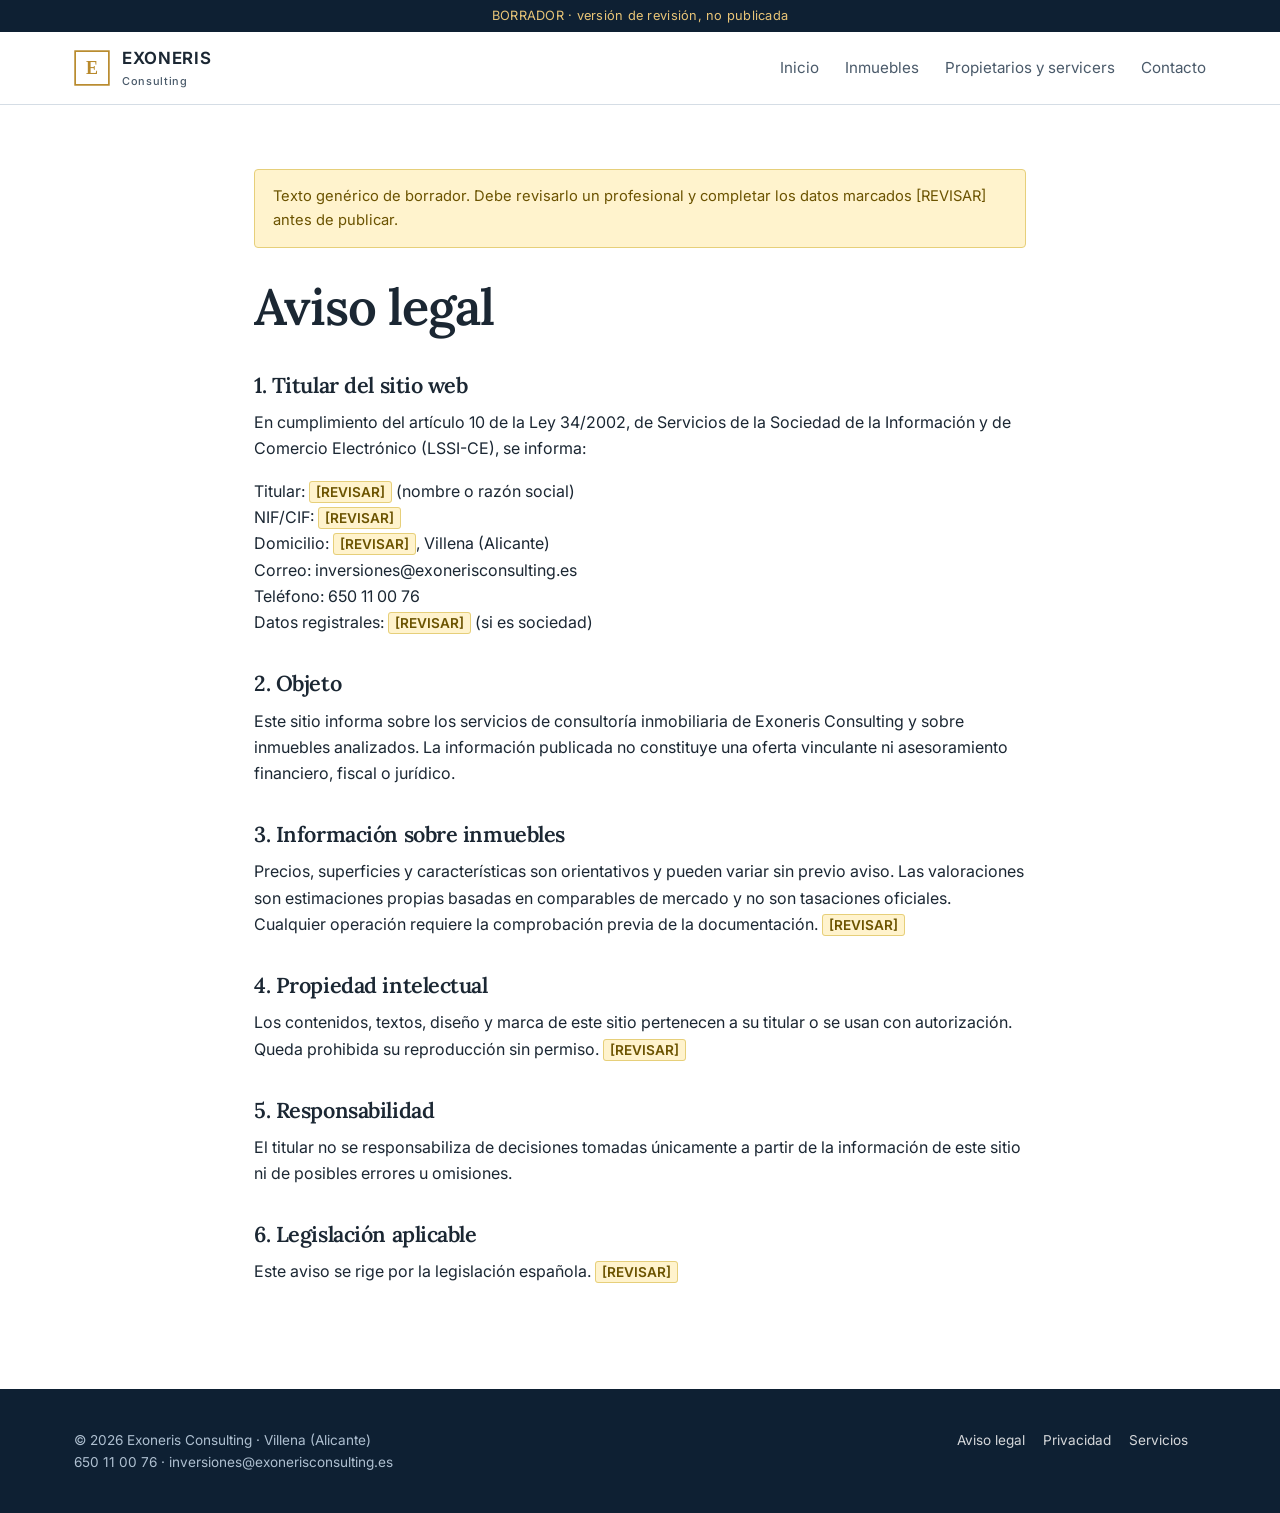
<file: aviso-legal.html>
<!DOCTYPE html>
<html lang="es">
<head>
<meta charset="utf-8">
<meta name="viewport" content="width=device-width,initial-scale=1">
<title>Aviso legal · Exoneris Consulting</title>
<meta name="description" content="Aviso legal.">
<meta name="robots" content="noindex,nofollow"><!-- BORRADOR: quitar al publicar -->
<link rel="icon" href="favicon.svg" type="image/svg+xml">
<link rel="stylesheet" href="assets/css/style.css">
</head>
<body>
<div class="draft-bar">BORRADOR · versión de revisión, no publicada</div>
<header class="site-header"><div class="wrap">
  <a class="brand" href="index.html"><img src="assets/img/logo.svg" alt=""><span class="name">EXONERIS<small>Consulting</small></span></a>
  <button class="menu-toggle" aria-label="Menú" aria-expanded="false">☰</button>
  <nav class="nav"><a href="index.html">Inicio</a><a href="inmuebles.html">Inmuebles</a><a href="servicios.html">Propietarios y servicers</a><a href="index.html#contacto">Contacto</a></nav>
</div></header>
<main>

<div class="legal">
<div class="aviso-revisar">Texto genérico de borrador. Debe revisarlo un profesional y completar los datos marcados [REVISAR] antes de publicar.</div>
<h1>Aviso legal</h1>
<h2>1. Titular del sitio web</h2>
<p>En cumplimiento del artículo 10 de la Ley 34/2002, de Servicios de la Sociedad de la Información y de Comercio Electrónico (LSSI-CE), se informa:</p>
<p>Titular: <span class="revisar">[REVISAR]</span> (nombre o razón social)<br>NIF/CIF: <span class="revisar">[REVISAR]</span><br>Domicilio: <span class="revisar">[REVISAR]</span>, Villena (Alicante)<br>Correo: inversiones@exonerisconsulting.es<br>Teléfono: 650 11 00 76<br>Datos registrales: <span class="revisar">[REVISAR]</span> (si es sociedad)</p>
<h2>2. Objeto</h2>
<p>Este sitio informa sobre los servicios de consultoría inmobiliaria de Exoneris Consulting y sobre inmuebles analizados. La información publicada no constituye una oferta vinculante ni asesoramiento financiero, fiscal o jurídico.</p>
<h2>3. Información sobre inmuebles</h2>
<p>Precios, superficies y características son orientativos y pueden variar sin previo aviso. Las valoraciones son estimaciones propias basadas en comparables de mercado y no son tasaciones oficiales. Cualquier operación requiere la comprobación previa de la documentación. <span class="revisar">[REVISAR]</span></p>
<h2>4. Propiedad intelectual</h2>
<p>Los contenidos, textos, diseño y marca de este sitio pertenecen a su titular o se usan con autorización. Queda prohibida su reproducción sin permiso. <span class="revisar">[REVISAR]</span></p>
<h2>5. Responsabilidad</h2>
<p>El titular no se responsabiliza de decisiones tomadas únicamente a partir de la información de este sitio ni de posibles errores u omisiones.</p>
<h2>6. Legislación aplicable</h2>
<p>Este aviso se rige por la legislación española. <span class="revisar">[REVISAR]</span></p>
</div>
</main>
<footer><div class="wrap">
  <div>© 2026 Exoneris Consulting · Villena (Alicante)<br>650 11 00 76 · inversiones@exonerisconsulting.es</div>
  <div><a href="aviso-legal.html">Aviso legal</a><a href="privacidad.html">Privacidad</a><a href="servicios.html">Servicios</a></div>
</div></footer>

<script src="assets/js/app.js"></script>
</body>
</html>
</file>
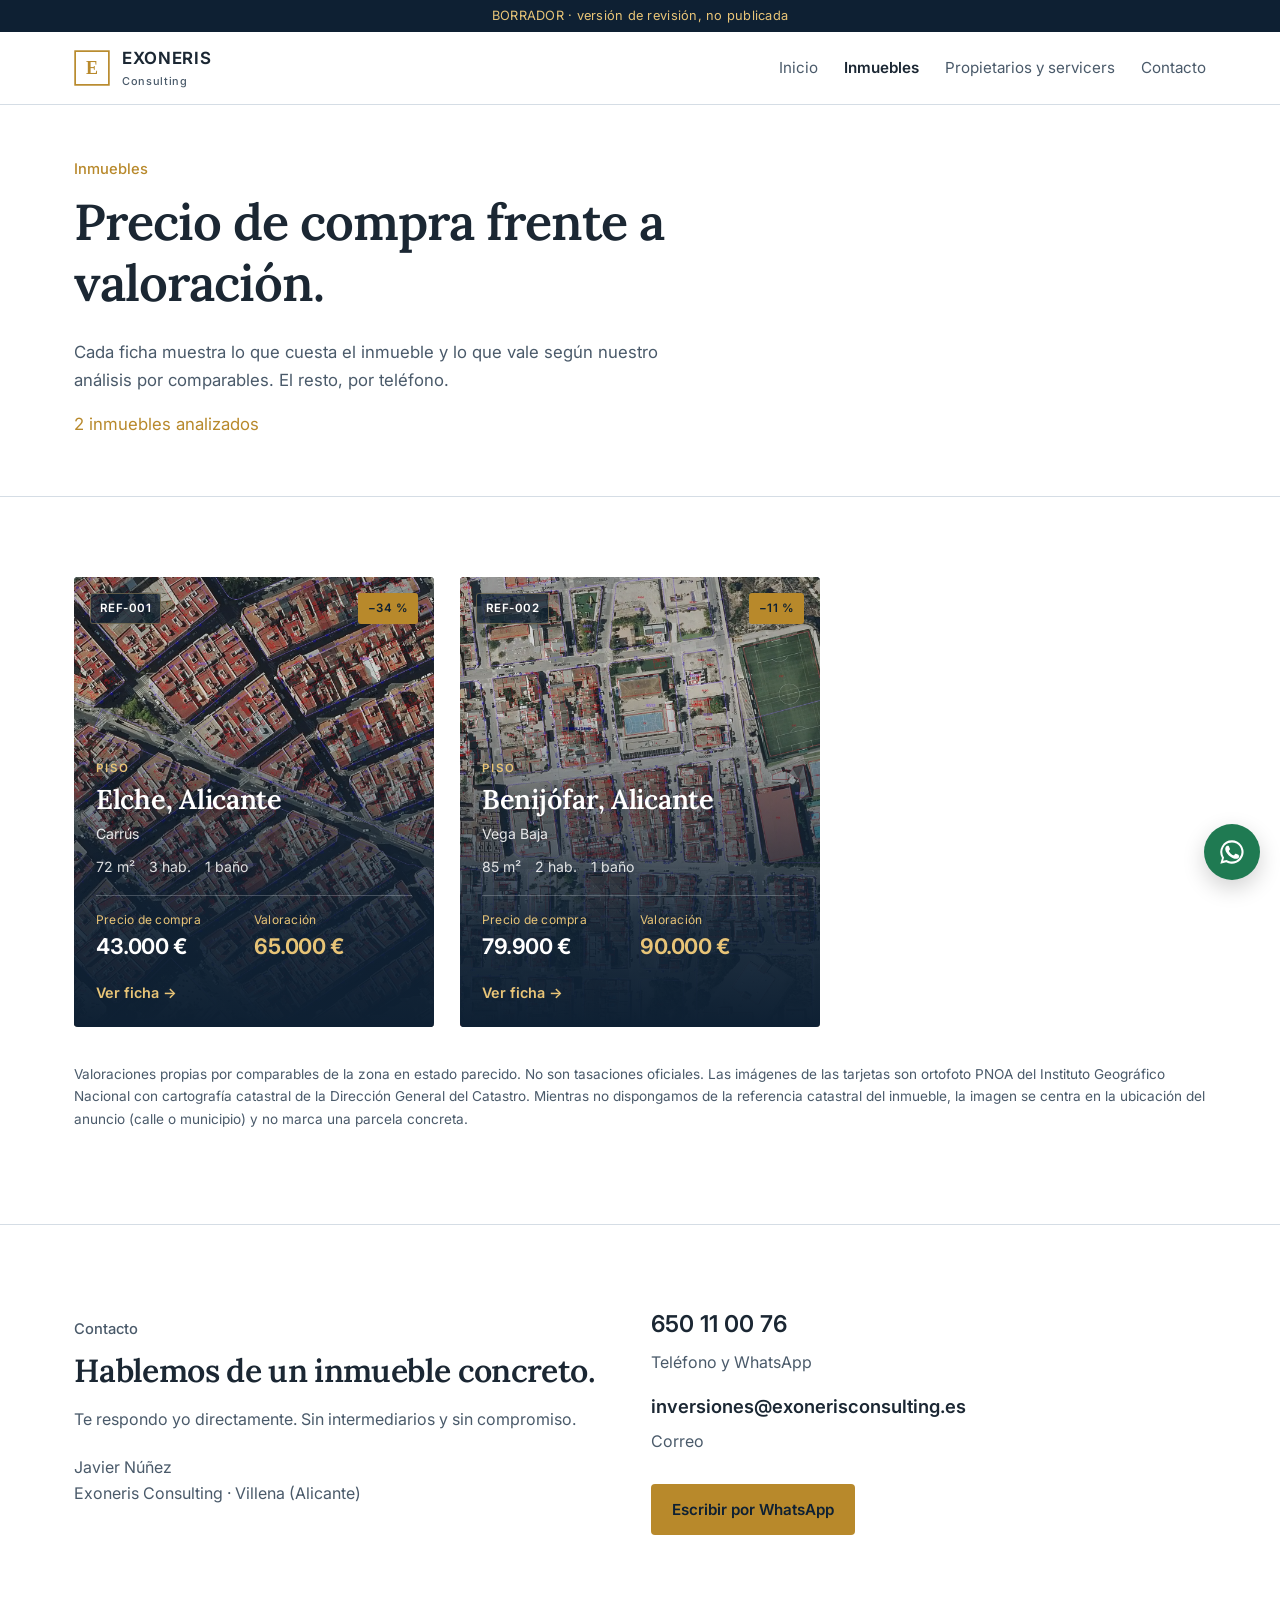
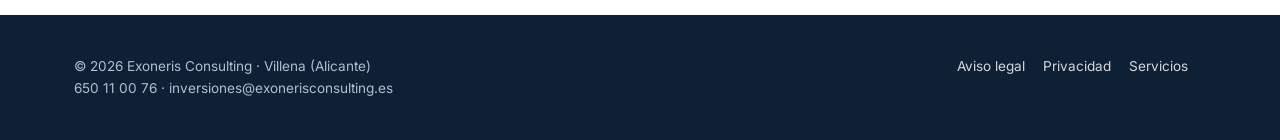
<file: inmuebles.html>
<!DOCTYPE html>
<html lang="es">
<head>
<meta charset="utf-8">
<meta name="viewport" content="width=device-width,initial-scale=1">
<title>Inmuebles analizados · Exoneris Consulting</title>
<meta name="description" content="Inmuebles en toda España con precio de compra frente a valoración propia.">
<meta name="robots" content="noindex,nofollow"><!-- BORRADOR: quitar al publicar -->
<link rel="icon" href="favicon.svg" type="image/svg+xml">
<link rel="stylesheet" href="assets/css/style.css">
</head>
<body>
<div class="draft-bar">BORRADOR · versión de revisión, no publicada</div>
<header class="site-header"><div class="wrap">
  <a class="brand" href="index.html"><img src="assets/img/logo.svg" alt=""><span class="name">EXONERIS<small>Consulting</small></span></a>
  <button class="menu-toggle" aria-label="Menú" aria-expanded="false">☰</button>
  <nav class="nav"><a href="index.html">Inicio</a><a href="inmuebles.html" class="active">Inmuebles</a><a href="servicios.html">Propietarios y servicers</a><a href="index.html#contacto">Contacto</a></nav>
</div></header>
<main>

<section class="hero" style="padding:52px 0 40px"><div class="wrap">
  <span class="eyebrow" style="color:var(--gold)">Inmuebles</span>
  <h1>Precio de compra frente a valoración.</h1>
  <p class="lead">Cada ficha muestra lo que cuesta el inmueble y lo que vale según nuestro análisis por comparables. El resto, por teléfono.</p>
  <p class="lead" id="contador" style="color:var(--gold);margin-top:16px"></p>
</div></section>
<section><div class="wrap">
  <div class="props" id="lista"><div class="empty">Cargando…</div></div>
  <p class="muted" style="font-size:.85rem;margin-top:36px">Valoraciones propias por comparables de la zona en estado parecido. No son tasaciones oficiales. Las imágenes de las tarjetas son ortofoto PNOA del Instituto Geográfico Nacional con cartografía catastral de la Dirección General del Catastro. Mientras no dispongamos de la referencia catastral del inmueble, la imagen se centra en la ubicación del anuncio (calle o municipio) y no marca una parcela concreta.</p>
</div></section>
<section class="contact" id="contacto"><div class="wrap grid-2">
  <div><span class="eyebrow">Contacto</span><h2>Hablemos de un inmueble concreto.</h2>
  <p class="muted">Te respondo yo directamente. Sin intermediarios y sin compromiso.</p>
  <p class="muted" style="margin-top:22px">Javier Núñez<br>Exoneris Consulting · Villena (Alicante)</p></div>
  <div>
    <a class="line" href="https://wa.me/34650110076?text=Hola%2C%20quiero%20informaci%C3%B3n" target="_blank" rel="noopener">650 11 00 76</a>
    <p class="muted">Teléfono y WhatsApp</p>
    <a class="line" style="font-size:1.15rem" href="mailto:inversiones@exonerisconsulting.es">inversiones@exonerisconsulting.es</a>
    <p class="muted">Correo</p>
    <a class="btn btn-gold" style="margin-top:14px" href="https://wa.me/34650110076?text=Hola%2C%20quiero%20informaci%C3%B3n" target="_blank" rel="noopener">Escribir por WhatsApp</a>
  </div>
</div></section>

</main>
<footer><div class="wrap">
  <div>© 2026 Exoneris Consulting · Villena (Alicante)<br>650 11 00 76 · inversiones@exonerisconsulting.es</div>
  <div><a href="aviso-legal.html">Aviso legal</a><a href="privacidad.html">Privacidad</a><a href="servicios.html">Servicios</a></div>
</div></footer>
<a class="wa-float" href="https://wa.me/34650110076?text=Hola%2C%20quiero%20informaci%C3%B3n" target="_blank" rel="noopener" aria-label="WhatsApp"><svg viewBox="0 0 24 24" aria-hidden="true"><path d="M17.5 14.4c-.3-.1-1.7-.8-2-.9-.3-.1-.5-.1-.7.1-.2.3-.8.9-.9 1.1-.2.2-.3.2-.6.1-.3-.1-1.2-.5-2.3-1.4-.9-.8-1.4-1.7-1.6-2-.2-.3 0-.5.1-.6l.4-.5c.1-.2.2-.3.3-.5.1-.2 0-.4 0-.5l-.9-2.2c-.2-.6-.5-.5-.7-.5h-.6c-.2 0-.5.1-.8.4-.3.3-1 1-1 2.5s1.1 2.9 1.2 3.1c.1.2 2.1 3.2 5.1 4.5.7.3 1.3.5 1.7.6.7.2 1.4.2 1.9.1.6-.1 1.7-.7 1.9-1.4.2-.7.2-1.2.2-1.4-.1-.1-.3-.2-.6-.3zM12 2a10 10 0 0 0-8.6 15.1L2 22l5-1.3A10 10 0 1 0 12 2zm0 18.2c-1.5 0-3-.4-4.3-1.2l-.3-.2-3 .8.8-2.9-.2-.3A8.2 8.2 0 1 1 12 20.2z"/></svg></a>
<script src="assets/js/app.js"></script>
</body>
</html>
</file>
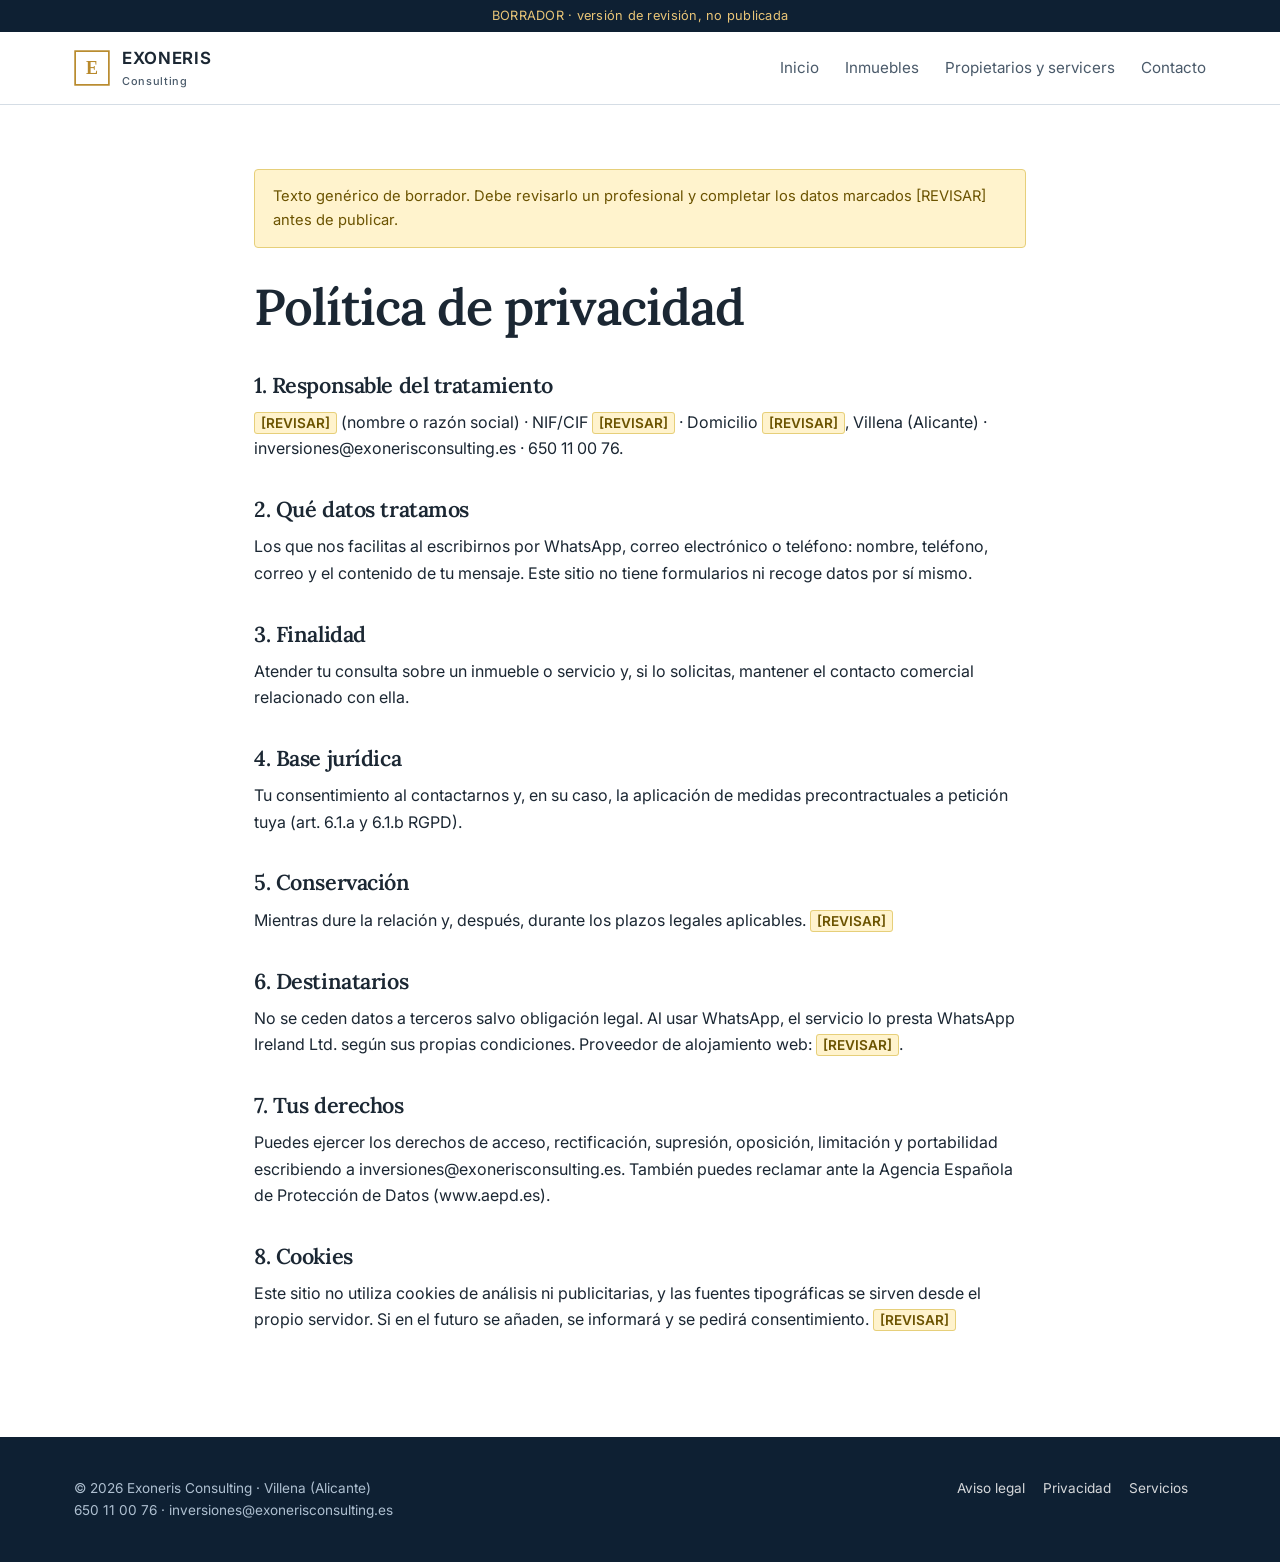
<file: privacidad.html>
<!DOCTYPE html>
<html lang="es">
<head>
<meta charset="utf-8">
<meta name="viewport" content="width=device-width,initial-scale=1">
<title>Política de privacidad · Exoneris Consulting</title>
<meta name="description" content="Política de privacidad.">
<meta name="robots" content="noindex,nofollow"><!-- BORRADOR: quitar al publicar -->
<link rel="icon" href="favicon.svg" type="image/svg+xml">
<link rel="stylesheet" href="assets/css/style.css">
</head>
<body>
<div class="draft-bar">BORRADOR · versión de revisión, no publicada</div>
<header class="site-header"><div class="wrap">
  <a class="brand" href="index.html"><img src="assets/img/logo.svg" alt=""><span class="name">EXONERIS<small>Consulting</small></span></a>
  <button class="menu-toggle" aria-label="Menú" aria-expanded="false">☰</button>
  <nav class="nav"><a href="index.html">Inicio</a><a href="inmuebles.html">Inmuebles</a><a href="servicios.html">Propietarios y servicers</a><a href="index.html#contacto">Contacto</a></nav>
</div></header>
<main>

<div class="legal">
<div class="aviso-revisar">Texto genérico de borrador. Debe revisarlo un profesional y completar los datos marcados [REVISAR] antes de publicar.</div>
<h1>Política de privacidad</h1>
<h2>1. Responsable del tratamiento</h2>
<p><span class="revisar">[REVISAR]</span> (nombre o razón social) · NIF/CIF <span class="revisar">[REVISAR]</span> · Domicilio <span class="revisar">[REVISAR]</span>, Villena (Alicante) · inversiones@exonerisconsulting.es · 650 11 00 76.</p>
<h2>2. Qué datos tratamos</h2>
<p>Los que nos facilitas al escribirnos por WhatsApp, correo electrónico o teléfono: nombre, teléfono, correo y el contenido de tu mensaje. Este sitio no tiene formularios ni recoge datos por sí mismo.</p>
<h2>3. Finalidad</h2>
<p>Atender tu consulta sobre un inmueble o servicio y, si lo solicitas, mantener el contacto comercial relacionado con ella.</p>
<h2>4. Base jurídica</h2>
<p>Tu consentimiento al contactarnos y, en su caso, la aplicación de medidas precontractuales a petición tuya (art. 6.1.a y 6.1.b RGPD).</p>
<h2>5. Conservación</h2>
<p>Mientras dure la relación y, después, durante los plazos legales aplicables. <span class="revisar">[REVISAR]</span></p>
<h2>6. Destinatarios</h2>
<p>No se ceden datos a terceros salvo obligación legal. Al usar WhatsApp, el servicio lo presta WhatsApp Ireland Ltd. según sus propias condiciones. Proveedor de alojamiento web: <span class="revisar">[REVISAR]</span>.</p>
<h2>7. Tus derechos</h2>
<p>Puedes ejercer los derechos de acceso, rectificación, supresión, oposición, limitación y portabilidad escribiendo a inversiones@exonerisconsulting.es. También puedes reclamar ante la Agencia Española de Protección de Datos (www.aepd.es).</p>
<h2>8. Cookies</h2>
<p>Este sitio no utiliza cookies de análisis ni publicitarias, y las fuentes tipográficas se sirven desde el propio servidor. Si en el futuro se añaden, se informará y se pedirá consentimiento. <span class="revisar">[REVISAR]</span></p>
</div>
</main>
<footer><div class="wrap">
  <div>© 2026 Exoneris Consulting · Villena (Alicante)<br>650 11 00 76 · inversiones@exonerisconsulting.es</div>
  <div><a href="aviso-legal.html">Aviso legal</a><a href="privacidad.html">Privacidad</a><a href="servicios.html">Servicios</a></div>
</div></footer>

<script src="assets/js/app.js"></script>
</body>
</html>
</file>
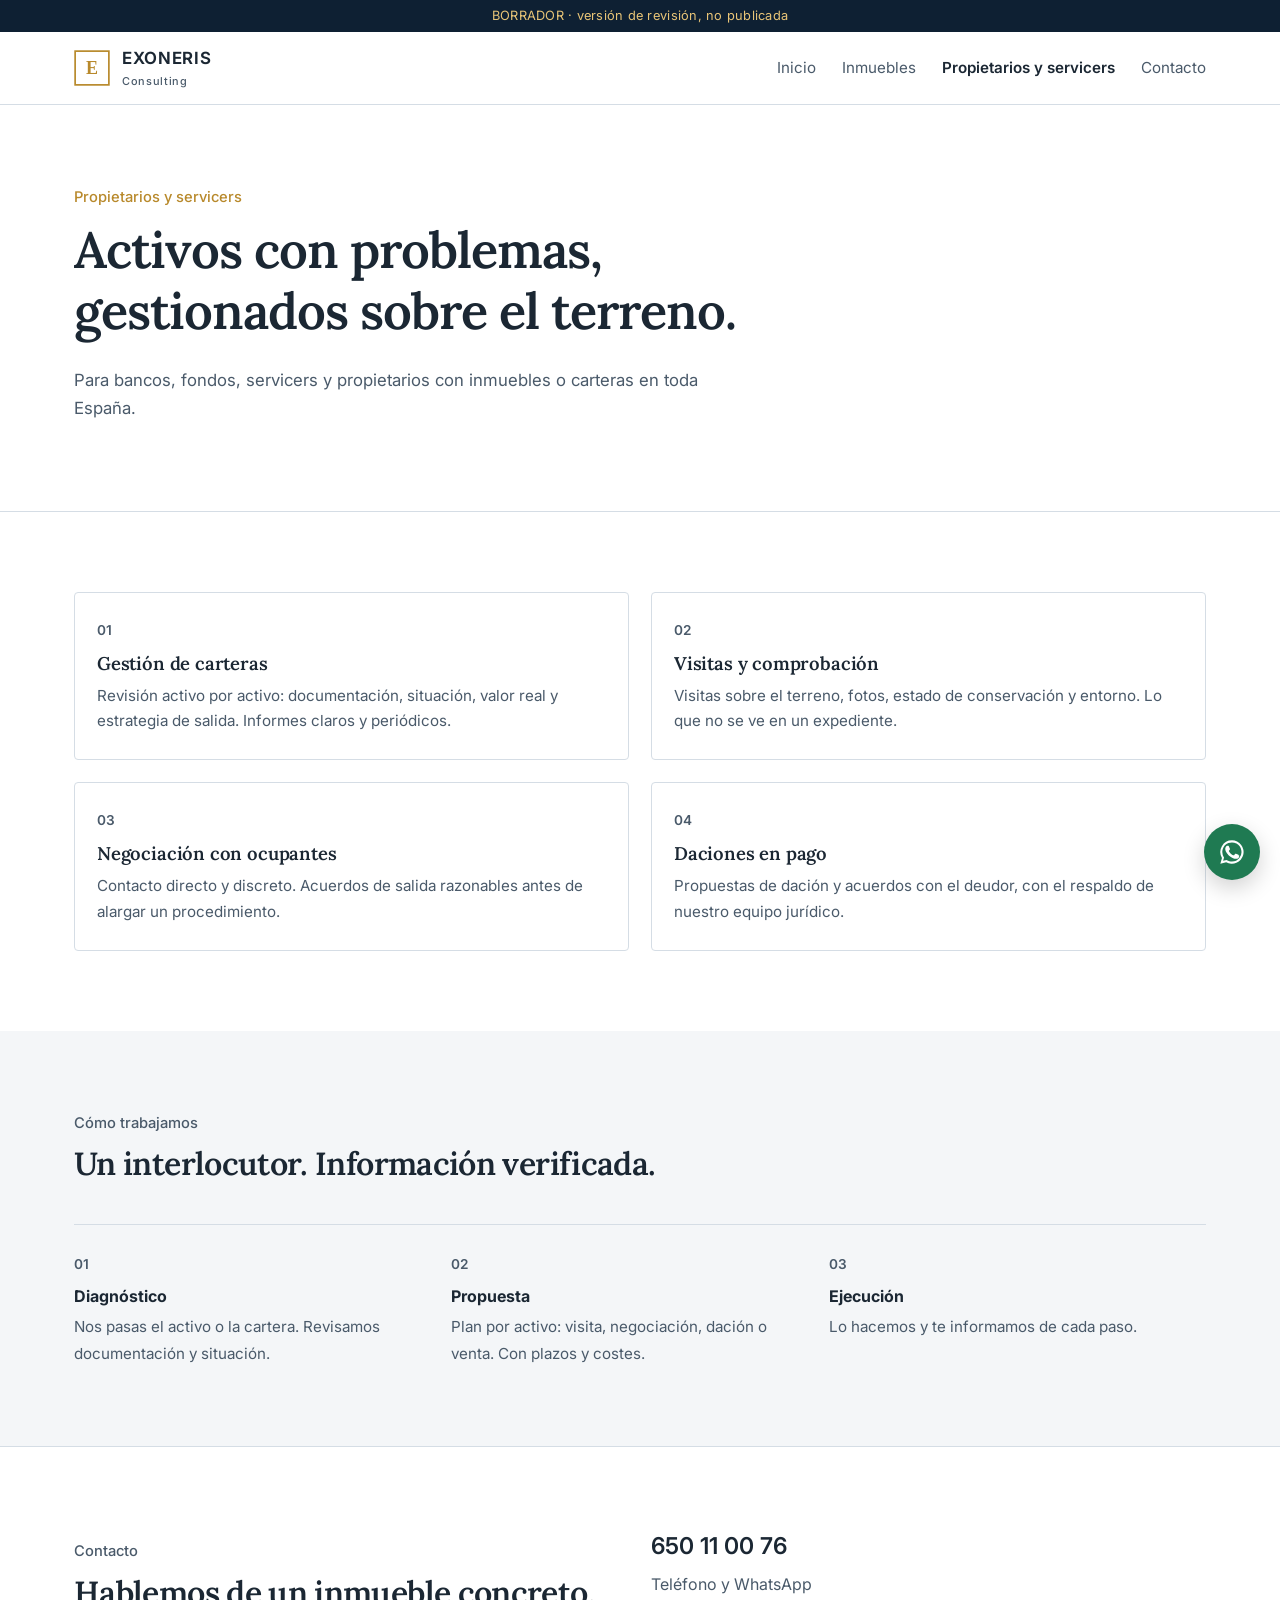
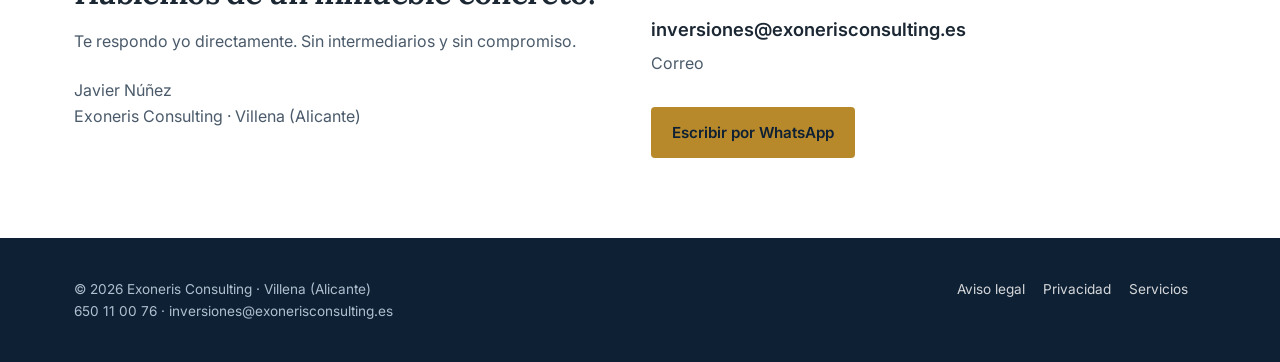
<file: servicios.html>
<!DOCTYPE html>
<html lang="es">
<head>
<meta charset="utf-8">
<meta name="viewport" content="width=device-width,initial-scale=1">
<title>Servicios para propietarios y servicers · Exoneris Consulting</title>
<meta name="description" content="Gestión de carteras, visitas, negociación con ocupantes y daciones en pago con equipo jurídico.">
<meta name="robots" content="noindex,nofollow"><!-- BORRADOR: quitar al publicar -->
<link rel="icon" href="favicon.svg" type="image/svg+xml">
<link rel="stylesheet" href="assets/css/style.css">
</head>
<body>
<div class="draft-bar">BORRADOR · versión de revisión, no publicada</div>
<header class="site-header"><div class="wrap">
  <a class="brand" href="index.html"><img src="assets/img/logo.svg" alt=""><span class="name">EXONERIS<small>Consulting</small></span></a>
  <button class="menu-toggle" aria-label="Menú" aria-expanded="false">☰</button>
  <nav class="nav"><a href="index.html">Inicio</a><a href="inmuebles.html">Inmuebles</a><a href="servicios.html" class="active">Propietarios y servicers</a><a href="index.html#contacto">Contacto</a></nav>
</div></header>
<main>

<section class="hero" style="padding:80px 0 72px"><div class="wrap">
  <span class="eyebrow" style="color:var(--gold)">Propietarios y servicers</span>
  <h1>Activos con problemas, gestionados sobre el terreno.</h1>
  <p class="lead">Para bancos, fondos, servicers y propietarios con inmuebles o carteras en toda España.</p>
</div></section>
<section><div class="wrap">
  <div class="grid-2">
    <div class="card"><span class="num">01</span><h3>Gestión de carteras</h3><p>Revisión activo por activo: documentación, situación, valor real y estrategia de salida. Informes claros y periódicos.</p></div>
    <div class="card"><span class="num">02</span><h3>Visitas y comprobación</h3><p>Visitas sobre el terreno, fotos, estado de conservación y entorno. Lo que no se ve en un expediente.</p></div>
    <div class="card"><span class="num">03</span><h3>Negociación con ocupantes</h3><p>Contacto directo y discreto. Acuerdos de salida razonables antes de alargar un procedimiento.</p></div>
    <div class="card"><span class="num">04</span><h3>Daciones en pago</h3><p>Propuestas de dación y acuerdos con el deudor, con el respaldo de nuestro equipo jurídico.</p></div>
  </div>
</div></section>
<section class="alt"><div class="wrap">
  <div class="section-head"><span class="eyebrow">Cómo trabajamos</span><h2>Un interlocutor. Información verificada.</h2></div>
  <ol class="steps">
    <li><strong>Diagnóstico</strong><span>Nos pasas el activo o la cartera. Revisamos documentación y situación.</span></li>
    <li><strong>Propuesta</strong><span>Plan por activo: visita, negociación, dación o venta. Con plazos y costes.</span></li>
    <li><strong>Ejecución</strong><span>Lo hacemos y te informamos de cada paso.</span></li>
  </ol>
</div></section>
<section class="contact" id="contacto"><div class="wrap grid-2">
  <div><span class="eyebrow">Contacto</span><h2>Hablemos de un inmueble concreto.</h2>
  <p class="muted">Te respondo yo directamente. Sin intermediarios y sin compromiso.</p>
  <p class="muted" style="margin-top:22px">Javier Núñez<br>Exoneris Consulting · Villena (Alicante)</p></div>
  <div>
    <a class="line" href="https://wa.me/34650110076?text=Hola%2C%20quiero%20informaci%C3%B3n" target="_blank" rel="noopener">650 11 00 76</a>
    <p class="muted">Teléfono y WhatsApp</p>
    <a class="line" style="font-size:1.15rem" href="mailto:inversiones@exonerisconsulting.es">inversiones@exonerisconsulting.es</a>
    <p class="muted">Correo</p>
    <a class="btn btn-gold" style="margin-top:14px" href="https://wa.me/34650110076?text=Hola%2C%20quiero%20informaci%C3%B3n" target="_blank" rel="noopener">Escribir por WhatsApp</a>
  </div>
</div></section>

</main>
<footer><div class="wrap">
  <div>© 2026 Exoneris Consulting · Villena (Alicante)<br>650 11 00 76 · inversiones@exonerisconsulting.es</div>
  <div><a href="aviso-legal.html">Aviso legal</a><a href="privacidad.html">Privacidad</a><a href="servicios.html">Servicios</a></div>
</div></footer>
<a class="wa-float" href="https://wa.me/34650110076?text=Hola%2C%20quiero%20informaci%C3%B3n" target="_blank" rel="noopener" aria-label="WhatsApp"><svg viewBox="0 0 24 24" aria-hidden="true"><path d="M17.5 14.4c-.3-.1-1.7-.8-2-.9-.3-.1-.5-.1-.7.1-.2.3-.8.9-.9 1.1-.2.2-.3.2-.6.1-.3-.1-1.2-.5-2.3-1.4-.9-.8-1.4-1.7-1.6-2-.2-.3 0-.5.1-.6l.4-.5c.1-.2.2-.3.3-.5.1-.2 0-.4 0-.5l-.9-2.2c-.2-.6-.5-.5-.7-.5h-.6c-.2 0-.5.1-.8.4-.3.3-1 1-1 2.5s1.1 2.9 1.2 3.1c.1.2 2.1 3.2 5.1 4.5.7.3 1.3.5 1.7.6.7.2 1.4.2 1.9.1.6-.1 1.7-.7 1.9-1.4.2-.7.2-1.2.2-1.4-.1-.1-.3-.2-.6-.3zM12 2a10 10 0 0 0-8.6 15.1L2 22l5-1.3A10 10 0 1 0 12 2zm0 18.2c-1.5 0-3-.4-4.3-1.2l-.3-.2-3 .8.8-2.9-.2-.3A8.2 8.2 0 1 1 12 20.2z"/></svg></a>
<script src="assets/js/app.js"></script>
</body>
</html>
</file>
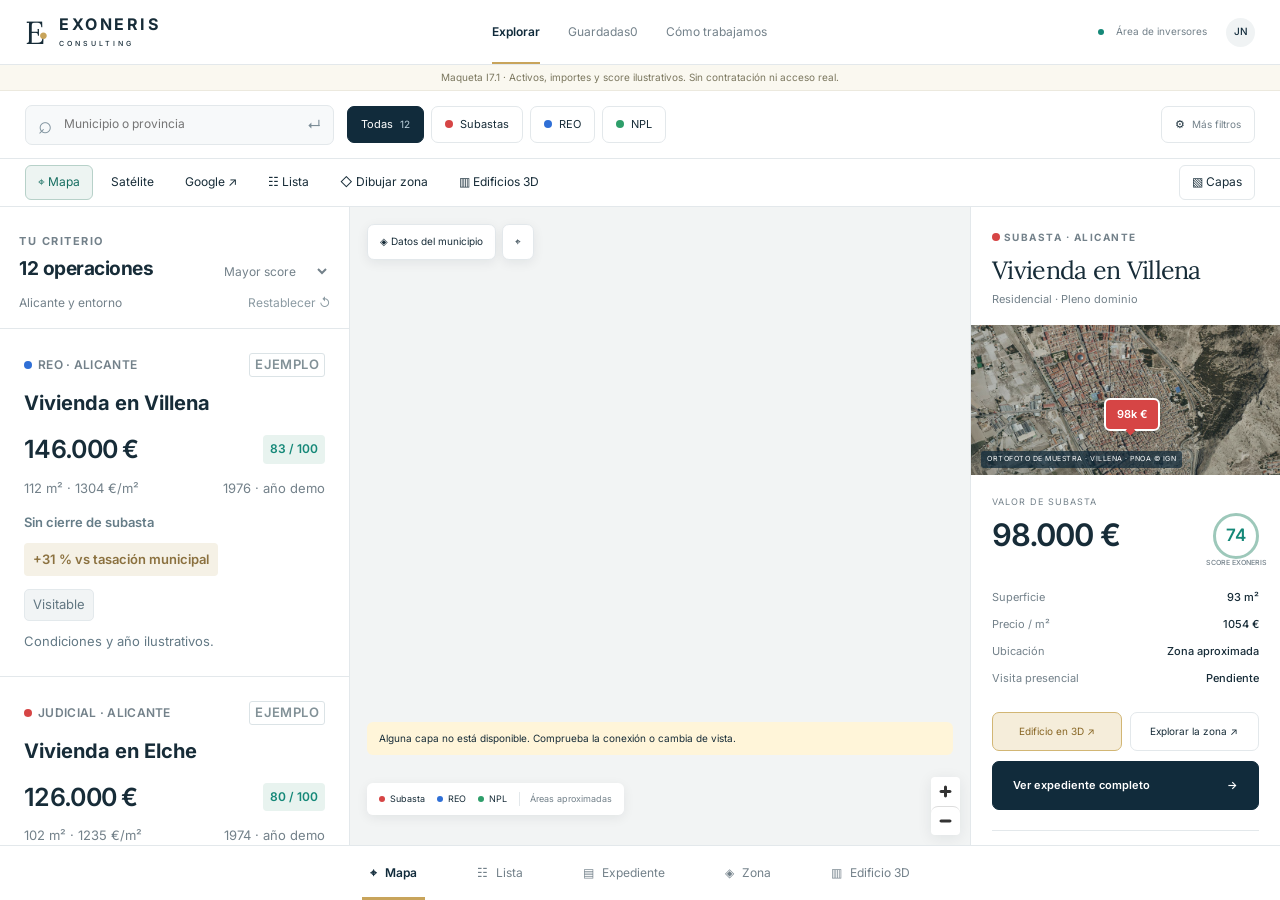
<file: inversores-v2/visor.html>
<!doctype html><html lang="es"><head><meta charset="utf-8"><meta name="viewport" content="width=device-width,initial-scale=1,viewport-fit=cover"><meta name="robots" content="noindex,nofollow"><link rel="icon" type="image/svg+xml" href="./assets/favicon.svg?v=i7.1"><link rel="shortcut icon" href="./favicon.ico?v=i7.1"><meta name="exoneris-build" content="I7.1-b11ab7343300"><title>Exoneris · Visor de operaciones</title><link rel="stylesheet" href="./assets/fonts.css?v=i7.1"><link rel="stylesheet" href="./assets/maplibre-gl.css?v=i7.1"><link rel="stylesheet" href="./style.f61baf0387a6.css"></head><body class="app">
<header class="site-header"><a class="brand" href="index.html"><span class="brand-symbol">E<span>•</span></span><span>EXONERIS<small>CONSULTING</small></span></a><nav aria-label="Principal"><a class="current" href="visor.html">Explorar</a><button id="favorites-button">Guardadas <span id="saved-count">0</span></button><button id="help-button">Cómo trabajamos</button></nav><span class="account"><span class="live-dot"></span> Área de inversores <b>JN</b></span></header>
<div class="demo-notice">Maqueta I7.1 · Activos, importes y score ilustrativos. Sin contratación ni acceso real.</div>
<div class="toolbar"><form id="search-form" class="search"><span>⌕</span><input aria-label="Buscar por municipio" id="search" placeholder="Municipio o provincia" autocomplete="off"><button aria-label="Buscar">↵</button></form><div class="filter-chips" aria-label="Filtrar tipo de operación"><button class="chip active" data-filter="all">Todas <span>12</span></button><button class="chip" data-filter="subasta"><i class="dot subasta"></i>Subastas</button><button class="chip" data-filter="reo"><i class="dot reo"></i>REO</button><button class="chip" data-filter="npl"><i class="dot npl"></i>NPL</button></div><button id="advanced-button" class="chip">⚙ <span>Más filtros</span></button></div>
<div class="explore-toolbar-wrap"><div class="explore-toolbar" tabindex="0" aria-label="Herramientas del mapa; desliza para ver más"><button class="active" data-base="mapa">⌖ Mapa</button><button data-base="satelite">Satélite</button><a id="google-map-link" href="https://www.google.com/maps/search/?api=1&amp;query=38.638,-0.871" target="_blank" rel="noopener">Google ↗</a><button data-view="lista">☷ Lista</button><button id="draw-button" aria-pressed="false">◇ Dibujar zona</button><button data-view="edificio">▥ Edificios 3D</button><button id="layers-button" aria-expanded="false">▧ Capas</button></div></div><main class="workspace" data-view="mapa"><aside class="results"><div class="results-head"><div><span class="eyebrow">TU CRITERIO</span><h2><span id="result-count">12</span> operaciones</h2></div><select id="sort" aria-label="Ordenar operaciones"><option value="score">Mayor score</option><option value="price">Menor precio</option><option value="closing">Cierre más próximo</option></select></div><div class="active-region">Alicante y entorno <span id="polygon-badge" hidden>Perímetro activo</span><button id="clear-draw" hidden>Quitar perímetro ×</button><button id="reset-button">Restablecer ↺</button></div><div id="result-list"></div><div class="list-foot">Ubicaciones aproximadas. Sin datos personales.</div></aside>
<section class="map-region" aria-label="Mapa de operaciones"><div id="map"></div><div class="map-actions compact-map-actions"><button id="zone-button" class="map-button">◈ Datos del municipio</button><button id="map-fit" class="map-button" aria-label="Ver todas las operaciones">⌖</button></div><div id="municipality-hover" class="municipality-hover" hidden></div><div id="draw-instructions" class="draw-instructions" hidden><strong>Perímetro · <span id="draw-count">0</span></strong><span class="draw-help">Marca tres puntos o más. Arrastra para mover el mapa.</span><div><button id="draw-undo" aria-label="Deshacer vértice" title="Deshacer vértice">↶</button><button id="finish-draw" disabled>Aplicar</button><button id="cancel-draw" aria-label="Cancelar dibujo" title="Cancelar dibujo">×</button></div></div><button id="zoom-satellite" class="zoom-suggestion" data-base="satelite" hidden>Más detalle en Satélite ↗</button><div id="map-status" class="map-status" role="status"></div><div class="map-legend"><span><i class="dot subasta"></i>Subasta</span><span><i class="dot reo"></i>REO</span><span><i class="dot npl"></i>NPL</span><span class="approx">Áreas aproximadas</span></div></section>
<aside id="layers-panel" class="layers-panel" hidden aria-label="Capas territoriales"><button id="layers-handle" class="layers-handle" aria-label="Contraer o desplegar capas" aria-expanded="true"><span></span></button><div class="layers-heading"><div><span class="eyebrow">TERRITORIO Y CONTEXTO</span><h2>Capas del mapa</h2></div><button id="layers-size" class="layers-size" aria-expanded="false">Ampliar ↗</button><button id="close-layers" aria-label="Cerrar capas">×</button></div><div class="layers-body"><label class="layer-switch"><span><strong>Datos por municipio</strong><small>Alicante · Valencia · Murcia</small></span><input type="checkbox" id="choropleth-toggle" disabled></label><label class="layer-field">Indicador<select id="zone-metric-select"><option value="appraisal">Tasación · €/m²</option><option value="rent">Alquiler mediano · €/mes</option></select></label><label class="layer-field">Ámbito de la escala<select id="territory-province"><option value="all">Las tres provincias</option><option value="03">Alicante</option><option value="46">Valencia</option><option value="30">Murcia</option></select></label><div id="territory-legend" class="territory-legend">Cargando fuentes oficiales…</div><button id="catastro-button" class="layer-cadastre" aria-pressed="false"><span>▧ Parcelas del Catastro<small>Superposición al acercarse</small></span><b>Activar</b></button><details class="marker-guide"><summary>Cómo leer las marcas</summary><p><i class="dot subasta"></i> Subasta · <i class="dot reo"></i> REO · <i class="dot npl"></i> NPL</p><p>Los círculos con cifra agrupan operaciones. Los puntos sitúan ejemplos aproximados. El área dorada es tu filtro de búsqueda, no una parcela. La coropleta representa un dato municipal publicado, no el precio del inmueble.</p></details><div class="inert-notice">Activos y condiciones de las tarjetas: ejemplos. Estadísticas territoriales: fuentes reales y periodos indicados.</div></div></aside><aside class="detail-sheet" id="detail-sheet"><button class="sheet-handle" aria-label="Ampliar o reducir ficha" id="sheet-handle"><span></span></button><div id="compact-detail"></div></aside>
<section id="document-view" class="document-view" hidden></section>
<section id="zone-view" class="zone-panel" hidden></section>
<section id="building-view" class="building-view" hidden><div class="building-stage"><div class="building-heading"><div class="eyebrow">EXPLORAR EL EDIFICIO</div><h1>El edificio, planta a planta.</h1><p>Arrastra para girar · el dorado señala la planta seleccionada</p></div><div id="building-map" role="region" aria-label="Mapa 3D con huellas reales del Catastro"></div><div id="building-status" class="building-status" role="status"></div><div class="building-tools"><button id="rotate-left" aria-label="Girar a la izquierda">↶</button><button id="building-cutaway" aria-pressed="true">Corte activo</button><button id="rotate-right" aria-label="Girar a la derecha">↷</button><button id="reset-model">Restablecer</button></div><div class="building-credit">PNOA © IGN · Huellas y plantas: Catastro · Alturas estimadas</div></div><aside class="building-info"><div class="eyebrow">LECTURA DEL VOLUMEN</div><h2>Vivienda en Villena</h2><p class="text-muted">Edificio real de ejemplo · no vinculado a una operación</p><div class="building-facts"><div><span>Plantas catastrales</span><strong id="building-floors">Consultando…</strong></div><div><span>Planta seleccionada</span><strong id="floor-name">Planta 2</strong></div><div><span>Geometría</span><strong id="building-geometry">Catastro INSPIRE</strong></div></div><h3>Selecciona una planta</h3><div id="floor-controls" class="floor-controls"></div><div class="floor-key"><i></i>Huella completa de la planta en dorado</div><p id="building-floor-mode" class="floor-mode">Corte a la planta seleccionada: superiores ocultas para ver toda la huella dorada.</p><p class="technical-note" id="building-warning">Huellas y partes reales del Catastro. Altura convencional de 3 m/planta, no medida. Sin croquis por planta ni puerta; la asociación al activo es de demostración.</p><button class="button navy" data-service="Visita presencial · 150 € + IVA">Solicitar visita <span>150 € + IVA</span></button><button class="text-button" data-view="ficha">Volver al expediente →</button></aside></section>
<nav class="view-tabs" aria-label="Vistas de la operación"><button class="active" data-view="mapa">⌖ <span>Mapa</span></button><button data-view="lista">☷ <span>Lista</span></button><button data-view="ficha">▤ <span>Expediente</span></button><button data-view="zona">◈ <span>Zona</span></button><button data-view="edificio">▥ <span>Edificio 3D</span></button></nav>
</main>
<dialog id="filters-dialog"><form method="dialog"><div class="dialog-header"><h2>Afina tu búsqueda</h2><button class="close" aria-label="Cerrar">×</button></div><label>Precio máximo<input type="range" id="price-limit" min="50000" max="300000" step="10000" value="300000"><output id="price-output">300.000 €</output></label><label>Score mínimo<select id="minimum-score"><option value="0">Cualquier score</option><option value="65">Desde 65</option><option value="75">Desde 75</option><option value="80">Desde 80</option></select></label><button id="apply-filters" class="button navy" value="apply">Ver resultados</button></form></dialog>
<dialog id="service-dialog"><div class="dialog-header"><span class="eyebrow">SIGUIENTE PASO</span><button class="close" aria-label="Cerrar">×</button></div><h2 id="service-title"></h2><p>En la versión definitiva, el equipo confirmará disponibilidad, alcance y condiciones antes de formalizar el encargo.</p><div class="inert-notice">Esta maqueta no envía solicitudes, no cobra ni reserva servicios.</div><button class="button navy close">Entendido</button></dialog>
<dialog id="help-dialog"><div class="dialog-header"><h2>Primero comprobar.<br>Después decidir.</h2><button class="close" aria-label="Cerrar">×</button></div><p>El score ordena el análisis, no garantiza un resultado ni sustituye la visita o la revisión jurídica.</p><p>La puja máxima, oferta máxima o precio máximo del crédito solo se fija tras completar las comprobaciones.</p><p>No se muestran datos personales. Los activos son ficticios y sus puntos aproximados; el edificio de demostración usa geometría catastral pública real, sin asociación a una operación.</p></dialog>
<div id="toast" class="toast" role="status"></div><script src="./assets/maplibre-gl.js?v=i7.1"></script><script src="./app.b11ab7343300.js"></script></body></html>
</file>
<file: assets/css/style.css>
@font-face{font-family:"Inter";src:url("../fonts/Inter.ttf") format("truetype");font-weight:300 800;font-display:swap}
@font-face{font-family:"Lora";src:url("../fonts/Lora.ttf") format("truetype");font-weight:400 700;font-display:swap}
:root{
  --ink:#1b2733;--muted:#4a5a6a;--paper:#ffffff;--white:#ffffff;--line:#d5dde5;
  --accent:#b8892b;--accent-2:#7a5410;--ok:#1f7a4d;
  --navy:#0e2033;--navy-2:#16304a;--navy-3:#1f3f5e;
  --gold:#b8892b;--gold-2:#7a5410;--gold-light:#e8c477;--ivory:#ffffff;
  --sand:#fbf1dc;--draft-h:32px;--header-h:72px;
  --radius:4px;--max:1180px;
  --sans:"Inter",system-ui,-apple-system,"Segoe UI",Arial,sans-serif;
  --serif:"Lora",Georgia,"Times New Roman",serif;
}
*{box-sizing:border-box}
html{scroll-behavior:smooth}
body{margin:0;font-family:var(--sans);color:var(--ink);background:var(--paper);line-height:1.65;font-size:16px;-webkit-font-smoothing:antialiased}
img{max-width:100%;display:block}
a{color:var(--ink)}
h1,h2,h3{font-family:var(--serif);font-weight:600;line-height:1.22;letter-spacing:-.02em;color:var(--ink);margin:0 0 .5em}
h1{font-size:clamp(2rem,4.4vw,3.15rem)}
h2{font-size:clamp(1.45rem,2.6vw,2rem)}
h3{font-size:1.15rem;letter-spacing:-.01em}
p{margin:0 0 1em}
.wrap{max-width:var(--max);margin:0 auto;padding:0 24px}
.eyebrow,.section-label{font-size:.92rem;letter-spacing:0;text-transform:none;color:var(--muted);font-weight:500;margin:0 0 .65em;display:block}
.muted{color:var(--muted)}
.draft-bar{background:var(--navy);color:var(--gold-light);text-align:center;font-size:.8rem;padding:6px 12px;letter-spacing:.02em;line-height:1.35;position:sticky;top:0;z-index:80;min-height:var(--draft-h);display:flex;align-items:center;justify-content:center;box-sizing:border-box}

/* Cabecera */
.site-header{background:var(--white);color:var(--ink);position:sticky;top:var(--draft-h);z-index:70;border-bottom:1px solid var(--line)}
.site-header .wrap{display:flex;align-items:center;justify-content:space-between;height:72px}
.brand{display:flex;align-items:center;gap:12px;color:var(--ink);text-decoration:none}
.brand img{width:36px;height:36px}
.logo-on-dark{display:none}
.brand .name{font-family:var(--sans);font-size:1.05rem;letter-spacing:.04em;font-weight:650}
.brand .name small{display:block;font-family:var(--sans);font-size:.68rem;letter-spacing:.06em;color:var(--muted);text-transform:none;font-weight:500;margin-top:1px}
.nav{display:flex;gap:26px;align-items:center}
.nav a{color:var(--muted);text-decoration:none;font-size:.95rem}
.nav a:hover,.nav a.active{color:var(--ink);font-weight:600}
.nav .btn{color:var(--white)}
.menu-toggle{display:none;background:none;border:1px solid var(--line);color:var(--ink);border-radius:4px;padding:6px 10px;font-size:1rem;cursor:pointer}

/* Botones */
.btn{display:inline-flex;align-items:center;gap:8px;justify-content:center;padding:12px 20px;border-radius:var(--radius);font-weight:600;font-size:.95rem;letter-spacing:0;text-decoration:none;border:1px solid transparent;cursor:pointer;transition:background .15s,border-color .15s,color .15s}
.btn-gold{background:var(--gold);color:var(--navy)}
.btn-gold:hover{background:#c49a3a;color:var(--navy)}
.btn-outline{border-color:var(--navy);color:var(--navy);background:transparent}
.btn-outline:hover{background:rgba(14,32,51,.06)}
.btn-navy{background:var(--navy);color:#fff}
.btn-navy:hover{background:var(--navy-2)}
.btn-wa{background:#1f7a52;color:#fff;font-size:1rem;padding:16px 26px}
.btn-wa:hover{background:#18633f}
.btn svg{width:18px;height:18px}

/* Hero interior (inmuebles, servicios) */
.hero{background:var(--white);color:var(--ink);padding:72px 0 56px;position:relative;overflow:hidden;border-bottom:1px solid var(--line)}
.hero::after{content:none}
.hero .wrap{position:relative;z-index:1}
.hero h1{color:var(--ink);max-width:16em}
.hero .lema{font-family:var(--sans);font-style:normal;color:var(--ink);font-size:1.15rem;margin-bottom:1.1em;font-weight:500}
.hero p.lead{color:var(--muted);max-width:38em;font-size:1.05rem}
.hero .actions{display:flex;gap:12px;flex-wrap:wrap;margin-top:28px}
.hero .facts{display:none}

/* Portada: héroe editorial + vídeo */
.home-hero{background:var(--white);padding:56px 0 64px;border-bottom:1px solid var(--line)}
.home-hero-grid{display:grid;grid-template-columns:minmax(0,1fr) minmax(0,1.15fr);gap:48px;align-items:center}
.home-kicker{margin:0 0 14px;color:var(--muted);font-size:.95rem}
.home-hero h1{margin-bottom:.45em}
.home-line{font-size:1.12rem;font-weight:550;color:var(--ink);margin:0 0 1em;font-style:normal}
.home-hero .lead{color:var(--muted);max-width:36em;font-size:1.05rem}
.home-hero .actions{display:flex;gap:12px;flex-wrap:wrap;margin-top:28px}
.home-hero-media{margin:0}
.home-hero-media video{width:100%;aspect-ratio:16/9;object-fit:cover;background:#ece8e1;border:1px solid var(--line);border-radius:6px;display:block}
.home-hero-media figcaption{margin-top:10px;font-size:.82rem;line-height:1.45;color:var(--muted)}
@media (prefers-reduced-motion:reduce){
  html{scroll-behavior:auto}
}

section{padding:80px 0}
section.alt{background:#f4f6f8}
.section-head{max-width:640px;margin-bottom:40px}

/* Servicios */
.grid-4{display:grid;grid-template-columns:repeat(4,1fr);gap:18px}
.grid-3{display:grid;grid-template-columns:repeat(3,1fr);gap:18px}
.grid-2{display:grid;grid-template-columns:repeat(2,1fr);gap:22px}
.card{background:var(--white);border:1px solid var(--line);border-radius:var(--radius);padding:26px 22px}
section.alt .card{background:var(--paper)}
.card .num{font-family:var(--sans);color:var(--muted);font-size:.85rem;display:block;margin-bottom:10px;font-weight:600}
.card p{color:var(--muted);font-size:.95rem;margin:0}

/* Método */
.steps{counter-reset:s;display:grid;grid-template-columns:repeat(3,1fr);gap:0;border-top:1px solid var(--line)}
.steps li{list-style:none;padding:28px 24px 0 0}
.steps li::before{counter-increment:s;content:"0" counter(s);font-family:var(--sans);color:var(--muted);font-size:.85rem;display:block;margin-bottom:8px;font-weight:600}
.steps{padding:0;margin:0}
.steps strong{display:block;color:var(--ink);margin-bottom:4px}
.steps span{color:var(--muted);font-size:.95rem}

/* Zona */
.zona{display:grid;grid-template-columns:1.1fr .9fr;gap:56px;align-items:center}
.zona ul{list-style:none;padding:0;margin:0}
.zona li{display:flex;justify-content:space-between;padding:16px 0;border-bottom:1px solid var(--line);font-family:var(--sans);font-size:1.15rem;color:var(--ink);font-weight:550}
.zona li span{font-family:var(--sans);font-size:.85rem;color:var(--muted);align-self:center;font-weight:400}

/* Tarjetas de inmuebles: imagen a pantalla completa + datos encima */
.props{display:grid;grid-template-columns:repeat(auto-fill,minmax(min(100%,320px),1fr));gap:26px;min-width:0}
.prop{
  position:relative;
  background:#0e2033;
  border:0;
  border-radius:var(--radius);
  overflow:hidden;
  display:flex;
  flex-direction:column;
  text-decoration:none;
  color:#fff;
  min-width:0;
  max-width:100%;
  aspect-ratio:4/5;
  transition:box-shadow .25s ease;
}
.prop:hover{box-shadow:0 18px 40px rgba(14,32,51,.28)}
.prop .ph{position:absolute;inset:0;aspect-ratio:auto;background:#0e2033;overflow:hidden}
.prop .ph img{width:100%;height:100%;object-fit:cover;object-position:center}
.prop .ph::after{
  content:"";
  position:absolute;inset:0;
  background:linear-gradient(180deg,
    rgba(14,32,51,.20) 0%,
    rgba(14,32,51,.10) 26%,
    rgba(14,32,51,.52) 54%,
    rgba(14,32,51,.88) 76%,
    #0e2033 100%);
  pointer-events:none;
}
.badge{
  position:absolute;top:16px;left:16px;z-index:2;
  background:rgba(14,32,51,.72);
  color:#fff;
  border:1px solid rgba(232,196,119,.35);
  font-size:.72rem;letter-spacing:.04em;padding:5px 9px;border-radius:3px;font-weight:600
}
.badge.disc{
  left:auto;right:16px;
  background:#b8892b;color:#0e2033;border-color:transparent
}
.prop .body{
  position:relative;z-index:2;
  margin-top:auto;
  padding:28px 22px 22px;
  display:flex;flex-direction:column;flex:0 0 auto;
  background:transparent;color:#fff
}
.prop .tipo{
  display:block;
  font-size:.72rem;
  letter-spacing:.16em;
  text-transform:uppercase;
  color:#e8c477;
  font-weight:600;
  margin:0 0 .4em;
  text-shadow:0 1px 14px rgba(14,32,51,.55)
}
.prop h3{margin:0 0 .2em;color:#fff;font-size:clamp(1.35rem,2.4vw,1.7rem);text-shadow:0 1px 16px rgba(14,32,51,.45)}
.prop .loc{font-size:.88rem;letter-spacing:0;text-transform:none;color:rgba(255,255,255,.88);margin:0 0 .75em;text-shadow:0 1px 12px rgba(14,32,51,.45)}
.prop .specs{text-shadow:0 1px 12px rgba(14,32,51,.4)}
.specs{display:flex;gap:14px;flex-wrap:wrap;font-size:.88rem;color:rgba(255,255,255,.86);margin-bottom:16px}
.prices{display:grid;grid-template-columns:1fr 1fr;border-top:1px solid rgba(255,255,255,.22);padding-top:14px;margin-top:auto}
.prices div{font-size:.75rem;letter-spacing:.02em;text-transform:none;color:#e8c477}
.prices strong{display:block;font-family:var(--sans);font-size:clamp(1.15rem,2vw,1.35rem);font-weight:650;color:#fff;letter-spacing:-.02em;text-transform:none}
.prices .val strong{color:#e8c477}
.prop .more{margin-top:16px;font-size:.9rem;font-weight:600;letter-spacing:0;color:#e8c477;text-transform:none}

/* Ficha */
.ficha-top{padding-top:44px;padding-bottom:24px}
.crumbs{font-size:.85rem;color:var(--muted);margin-bottom:18px}
.crumbs a{color:var(--muted)}
.ficha{display:grid;grid-template-columns:1.45fr 1fr;gap:44px;align-items:start;padding-bottom:88px}
.gallery .main{aspect-ratio:16/9;background:#0e2033;border-radius:var(--radius);overflow:hidden;position:relative}
.gallery .main img{width:100%;height:100%;object-fit:cover;object-position:center}
.foto-nota{font-size:.82rem;color:var(--muted);margin:12px 0 0;line-height:1.5;max-width:46em}
.thumbs{display:grid;grid-template-columns:repeat(5,1fr);gap:8px;margin-top:8px}
.thumbs button{padding:0;border:2px solid transparent;border-radius:4px;overflow:hidden;cursor:pointer;aspect-ratio:16/10;background:none}
.thumbs button.on{border-color:var(--ink)}
.thumbs img{width:100%;height:100%;object-fit:cover}
.panel{background:var(--white);border:1px solid var(--line);border-radius:var(--radius);padding:30px;position:sticky;top:96px}
.panel .ref{font-size:.78rem;letter-spacing:.12em;text-transform:uppercase;color:var(--gold);font-weight:600}
.panel .tipo{display:block;font-size:.72rem;letter-spacing:.16em;text-transform:uppercase;color:var(--gold);font-weight:600;margin:10px 0 4px}
.compare{margin:22px 0;border:1px solid var(--line);border-radius:var(--radius);overflow:hidden}
.compare .row{display:flex;justify-content:space-between;align-items:baseline;padding:16px 18px;border-bottom:1px solid var(--line)}
.compare .row:last-child{border-bottom:none}
.compare .row span{font-size:.8rem;letter-spacing:0;text-transform:none;color:var(--muted)}
.compare .row strong{font-family:var(--sans);font-weight:650;font-size:1.45rem;color:var(--ink)}
.compare .row.val strong{color:var(--accent)}
.compare .row.disc{background:var(--ink)}
.compare .row.disc span{color:#d5d7da}
.compare .row.disc strong{color:#fff;font-size:1.25rem}
.dl{display:grid;grid-template-columns:1fr 1fr;gap:10px 18px;margin:0 0 20px;font-size:.92rem}
.dl dt{color:var(--muted)}
.dl dd{margin:0;text-align:right;font-weight:500}
.cta-box{border-top:1px solid var(--line);padding-top:22px;text-align:center}
.cta-box p{font-size:.95rem;color:var(--muted)}
.cta-box .btn{width:100%;margin-bottom:10px}
.nota{font-size:.78rem;color:var(--muted);margin-top:14px}

/* Contacto */
.contact{background:var(--white);color:var(--ink);border-top:1px solid var(--line)}
.contact h2{color:var(--ink)}
.contact .grid-2{align-items:center}
.contact a.line{display:block;color:var(--ink);text-decoration:none;font-family:var(--sans);font-size:1.45rem;margin-bottom:6px;font-weight:600}
.contact .muted{color:var(--muted)}

/* Pie */
footer{background:var(--navy);color:#aebfd0;font-size:.85rem;padding:40px 0}
footer .wrap{display:flex;justify-content:space-between;gap:20px;flex-wrap:wrap}
footer a{color:#d5d7da;text-decoration:none;margin-right:18px}
footer a:hover{color:#fff}

/* Textos legales */
.legal{max-width:820px;padding:64px 24px 88px;margin:0 auto}
.legal h2{font-size:1.35rem;margin-top:1.6em}
.revisar{background:#fff3cd;border:1px solid #e6cf7a;padding:2px 6px;border-radius:3px;font-size:.85em;font-weight:600;color:#6b5300}
.aviso-revisar{background:#fff3cd;border:1px solid #e6cf7a;padding:14px 18px;border-radius:var(--radius);margin-bottom:28px;color:#6b5300;font-size:.92rem}

.empty{padding:30px;border:1px dashed var(--line);border-radius:var(--radius);color:var(--muted);text-align:center}
.wa-float{position:fixed;right:20px;bottom:20px;width:56px;height:56px;border-radius:50%;background:#1f7a52;display:flex;align-items:center;justify-content:center;box-shadow:0 8px 22px rgba(0,0,0,.18);z-index:60}
.wa-float svg{width:28px;height:28px;fill:#fff}

@media (max-width:980px){
  .grid-4{grid-template-columns:repeat(2,1fr)}
  .grid-3,.steps{grid-template-columns:1fr}
  .ficha,.zona,.grid-2,.home-hero-grid{grid-template-columns:1fr}
  .panel{position:static}
  .home-hero{padding:40px 0 48px}
  .home-hero-grid{gap:28px}
}
@media (max-width:760px){
  .menu-toggle{display:block}
  .nav{display:none;position:absolute;top:72px;left:0;right:0;background:var(--white);flex-direction:column;align-items:flex-start;padding:18px 24px 24px;gap:16px;border-bottom:1px solid var(--line)}
  .nav.open{display:flex}
  .grid-4{grid-template-columns:1fr}
  .hero{padding:52px 0 44px}
  section{padding:56px 0}
  .props{grid-template-columns:1fr}
  .thumbs{grid-template-columns:repeat(4,1fr)}
}
.compare .row strong,.prices strong{white-space:nowrap}
.compare .row{gap:12px}
@media (max-width:760px){.compare .row strong{font-size:1.35rem}.compare .row.disc strong{font-size:1.15rem}.panel{padding:22px}}


/* Portada fotográfica */
.btn-light{background:#fff;color:var(--navy);border-color:#fff}
.btn-light:hover{background:var(--gold-light);color:var(--navy);border-color:var(--gold-light)}
.btn-ghost{background:rgba(255,255,255,.08);color:#fff;border-color:rgba(255,255,255,.85)}
.btn-ghost:hover{background:rgba(255,255,255,.16);color:#fff}

body.home .logo-on-light{display:none}
body.home .logo-on-dark{display:block}
body.home .site-header{
  background:transparent;
  border-bottom-color:transparent;
  color:#fff;
  transition:background .25s ease,border-color .25s ease,box-shadow .25s ease;
}
body.home .site-header .brand,
body.home .site-header .brand .name,
body.home .site-header .nav a{color:rgba(255,255,255,.92)}
body.home .site-header .brand .name small{color:var(--gold-light)}
body.home .site-header .nav a:hover{color:#fff}
body.home .site-header .nav a.active{color:var(--gold-light)}
body.home .site-header .menu-toggle{color:#fff;border-color:rgba(255,255,255,.4)}
body.home .site-header.is-solid,
body.home .site-header:has(.nav.open){
  background:rgba(14,32,51,.94);
  border-bottom-color:rgba(255,255,255,.08);
  box-shadow:0 8px 28px rgba(14,32,51,.22);
}

.photo-hero{
  position:relative;
  min-height:calc(100svh - var(--draft-h));
  margin-top:calc(var(--header-h) * -1);
  display:flex;
  align-items:flex-end;
  color:#fff;
  overflow:hidden;
}
.photo-hero-media,
.photo-hero-wash{position:absolute;inset:0}
.photo-hero-media img{width:100%;height:100%;object-fit:cover;object-position:62% 46%;display:block}
.photo-hero-wash{
  background:
    linear-gradient(90deg, rgba(14,32,51,.82) 0%, rgba(14,32,51,.55) 38%, rgba(14,32,51,.22) 68%, rgba(22,48,72,.16) 100%),
    linear-gradient(180deg, rgba(14,32,51,.40) 0%, rgba(14,32,51,.12) 32%, rgba(14,32,51,.28) 68%, rgba(14,32,51,.78) 100%),
    linear-gradient(135deg, rgba(14,32,51,.22) 0%, transparent 50%, rgba(184,137,43,.16) 100%);
}
.photo-hero-copy{
  position:relative;
  z-index:2;
  width:100%;
  padding-top:calc(var(--header-h) + 28px);
  padding-bottom:clamp(40px, 8vh, 92px);
}
.photo-hero .home-kicker{margin:0 0 14px;color:var(--gold-light);font-size:.95rem;font-weight:500}
.photo-hero h1{
  color:#fff;
  font-size:clamp(2.05rem, 5.1vw, 3.55rem);
  line-height:1.12;
  letter-spacing:-.03em;
  max-width:13.5em;
  margin-bottom:.4em;
  text-shadow:0 2px 28px rgba(0,0,0,.28);
}
.photo-hero .home-line{
  font-size:clamp(1.12rem, 2.1vw, 1.38rem);
  font-weight:550;
  color:#fff;
  margin:0 0 1em;
  max-width:22em;
}
.photo-hero .lead{color:rgba(255,255,255,.88);max-width:34em;font-size:1.05rem;margin-bottom:0}
.photo-hero .actions{display:flex;gap:12px;flex-wrap:wrap;margin-top:28px}

.mercados{background:#f4f6f8}
.markets{display:grid;grid-template-columns:repeat(3,1fr);gap:18px}
.market{background:var(--white);border:1px solid var(--line);border-radius:var(--radius);padding:28px 24px 30px;border-top:3px solid var(--navy)}
.market-subastas{border-top-color:var(--navy)}
.market-npl{border-top-color:var(--gold)}
.market-reo{border-top-color:var(--navy-3)}
.market h3{margin-bottom:.45em}
.market p{color:var(--muted);margin:0}

.terreno{background:var(--white);border-top:1px solid var(--line);border-bottom:1px solid var(--line)}
.terreno-grid{display:grid;grid-template-columns:minmax(0,.9fr) minmax(0,1.1fr);gap:56px;align-items:center}
.terreno-media{margin:0}
.terreno-media img{width:100%;height:min(640px,78vh);object-fit:cover;object-position:center 28%;border-radius:4px;display:block;background:var(--line)}
.terreno-list{list-style:none;padding:0;margin:28px 0 0}
.terreno-list li{padding:16px 0;border-top:1px solid var(--line)}
.terreno-list strong{display:block;color:var(--ink);margin-bottom:4px}
.terreno-list span{color:var(--muted);font-size:.95rem}

.metodo-video{background:var(--navy);color:#fff}
.metodo-video h2{color:#fff}
.metodo-video .muted{color:rgba(255,255,255,.78)}
.metodo-video .section-label{color:var(--gold-light)}
.metodo-video-grid{display:grid;grid-template-columns:minmax(0,.9fr) minmax(0,1.15fr);gap:48px;align-items:center}
.metodo-video-media{margin:0}
.metodo-video video{width:100%;aspect-ratio:16/9;object-fit:cover;border-radius:6px;background:#0c1016;display:block}

.zona-foto{position:relative;color:#fff;padding:110px 0;overflow:hidden;min-height:540px;display:flex;align-items:center}
.zona-foto-media,.zona-foto-wash{position:absolute;inset:0}
.zona-foto-media img{width:100%;height:100%;object-fit:cover;object-position:center 72%;display:block}
.zona-foto-wash{
  background:
    linear-gradient(90deg, rgba(14,32,51,.68) 0%, rgba(14,32,51,.40) 40%, rgba(14,32,51,.18) 100%),
    linear-gradient(180deg, rgba(14,32,51,.18) 0%, rgba(14,32,51,.12) 45%, rgba(14,32,51,.42) 100%),
    linear-gradient(135deg, rgba(14,32,51,.18) 0%, transparent 52%, rgba(184,137,43,.12) 100%);
}
.zona-foto-copy{position:relative;z-index:2;max-width:640px}
.zona-foto h2{color:#fff;text-shadow:0 2px 22px rgba(0,0,0,.35)}
.zona-foto .section-label{color:var(--gold-light)}
.zona-foto p{color:rgba(255,255,255,.9);max-width:30em;text-shadow:0 1px 16px rgba(0,0,0,.35)}
.zona-foto ul{list-style:none;padding:0;margin:28px 0 0;max-width:420px}
.zona-foto li{display:flex;justify-content:space-between;padding:14px 0;border-bottom:1px solid rgba(255,255,255,.22);font-size:1.15rem;font-weight:550}
.zona-foto li span{font-size:.85rem;color:rgba(255,255,255,.84);align-self:center;font-weight:400}

@media (max-width:980px){
  .markets,.terreno-grid,.metodo-video-grid{grid-template-columns:1fr}
  .terreno-media img{height:420px}
  .photo-hero-media img{object-position:58% 42%}
}
@media (max-width:760px){
  body.home .nav{background:rgba(14,32,51,.97);border-bottom-color:rgba(255,255,255,.08)}
  body.home .nav a{color:#fff}
  body.home .nav a:hover{color:#fff}
  body.home .nav a.active{color:var(--gold-light)}
  .photo-hero-wash{
    background:
      linear-gradient(180deg, rgba(14,32,51,.5) 0%, rgba(14,32,51,.42) 28%, rgba(14,32,51,.62) 58%, rgba(14,32,51,.84) 100%),
      linear-gradient(135deg, rgba(14,32,51,.32) 0%, transparent 48%, rgba(184,137,43,.14) 100%);
  }
  .photo-hero-copy{padding-bottom:36px}
  .photo-hero .lead{font-size:1rem}
  .zona-foto{padding:72px 0;min-height:0}
}
@media (prefers-reduced-motion:reduce){
  body.home .site-header{transition:none}
}

#contacto,#mercados,#terreno,#metodo,#inmuebles,#zona{scroll-margin-top:calc(var(--draft-h) + var(--header-h) + 12px)}
</file>
<file: inversores-v2/assets/fonts.css>
@font-face {
  font-family: 'Inter';
  font-style: normal;
  font-weight: 400;
  font-display: swap;
  src: url(font-0.ttf) format('truetype');
}

@font-face {
  font-family: 'Inter';
  font-style: normal;
  font-weight: 500;
  font-display: swap;
  src: url(font-1.ttf) format('truetype');
}

@font-face {
  font-family: 'Inter';
  font-style: normal;
  font-weight: 600;
  font-display: swap;
  src: url(font-2.ttf) format('truetype');
}

@font-face {
  font-family: 'Inter';
  font-style: normal;
  font-weight: 700;
  font-display: swap;
  src: url(font-3.ttf) format('truetype');
}

@font-face {
  font-family: 'Inter';
  font-style: normal;
  font-weight: 800;
  font-display: swap;
  src: url(font-4.ttf) format('truetype');
}

@font-face {
  font-family: 'Lora';
  font-style: normal;
  font-weight: 400;
  font-display: swap;
  src: url(font-5.ttf) format('truetype');
}

@font-face {
  font-family: 'Lora';
  font-style: normal;
  font-weight: 500;
  font-display: swap;
  src: url(font-6.ttf) format('truetype');
}

@font-face {
  font-family: 'Lora';
  font-style: normal;
  font-weight: 600;
  font-display: swap;
  src: url(font-7.ttf) format('truetype');
}
</file>
<file: inversores-v2/style.f61baf0387a6.css>
:root{--navy:#112b3b;--ink:#172c38;--muted:#73818a;--gold:#c8a45b;--paper:#f5f7f8;--line:#e3e8eb;--red:#d64545;--blue:#2f6fd6;--green:#2e9e6a;--teal:#158878;--serif:Lora,Georgia,serif;--sans:Inter,Arial,sans-serif}*{box-sizing:border-box}body{margin:0;color:var(--ink);font:14px/1.55 var(--sans);background:#fff}button,input,select{font:inherit;color:inherit}button,a{ -webkit-tap-highlight-color:transparent}button{cursor:pointer}a{color:inherit;text-decoration:none}button{background:#fff;border:1px solid var(--line);border-radius:7px;padding:8px 12px}button:hover{background:#f0f4f5}a:focus-visible,button:focus-visible,input:focus-visible,select:focus-visible{outline:3px solid var(--gold);outline-offset:3px}h1,h2,h3,p{margin:0}h1,h2,h3{line-height:1.25}h1,h2{letter-spacing:-.035em}small{font-size:11px}em{font-family:var(--serif);font-weight:400}hr{border:0;border-top:1px solid var(--line);margin:17px 0}.eyebrow{font-size:10px;letter-spacing:1.5px;font-weight:700;color:var(--muted)}.text-muted{color:var(--muted)}.gold{color:var(--gold)}.dot{width:8px;height:8px;display:inline-block;border-radius:50%;flex:none}.subasta{background:var(--red)}.reo{background:var(--blue)}.npl{background:var(--green)}.live-dot{width:6px;height:6px;display:inline-block;border-radius:50%;background:var(--teal);margin-right:5px}.button{display:inline-flex;align-items:center;justify-content:space-between;gap:25px;padding:15px 20px;font-weight:600;font-size:13px;border:1px solid var(--line);border-radius:7px;white-space:nowrap}.button.navy{background:var(--navy);color:white;border-color:var(--navy)}.button.navy:hover{background:#1d4256}.button.small{padding:10px 16px;font-size:12px}.site-header{height:76px;padding:0 5.5%;display:flex;justify-content:space-between;align-items:center;border-bottom:1px solid var(--line);background:#fff;position:relative;z-index:20}.brand{display:flex;align-items:center;gap:10px;font-size:18px;line-height:1.1;letter-spacing:2.5px;font-weight:700}.brand small{display:block;font-size:7px;letter-spacing:3px;margin-top:6px;font-weight:500}.brand-symbol{font:35px var(--serif);letter-spacing:-6px;margin-right:7px}.brand-symbol span{font-size:22px;color:var(--gold)}.site-header nav{display:flex;height:100%;gap:32px;align-items:center}.site-header nav a,.site-header nav button{font-size:12px;color:var(--muted);height:100%;display:flex;align-items:center;border:0;border-radius:0;padding:0;position:relative;background:transparent}.site-header nav .current{color:var(--navy);font-weight:600}.site-header nav .current:after{content:'';height:2px;background:var(--gold);position:absolute;bottom:0;left:0;right:0}.hero{display:grid;grid-template-columns:1fr 1.12fr;gap:5%;padding:86px 5.5% 76px;background:linear-gradient(145deg,#fff 55%,#f0f3f3);align-items:center}.hero h1{font:46px/1.18 var(--serif);letter-spacing:-1.5px;margin:25px 0}.hero h1 em{color:#53716c}.hero-copy>p{max-width:450px;color:#697983;line-height:1.8;font-size:14px;margin-bottom:30px}.hero-foot{display:block;font-size:10px;color:var(--muted);margin-top:13px}.hero-types{display:flex;gap:27px;margin-top:38px;font-size:11px;font-weight:600}.hero-types span{display:flex;align-items:center;gap:8px}.product-preview{background:#fff;border:1px solid #dce2e4;box-shadow:0 25px 70px #19334018;border-radius:12px;overflow:hidden;transform:perspective(1600px) rotateY(-5deg);transition:.3s}.product-preview:hover{transform:none}.preview-bar{display:flex;justify-content:space-between;padding:15px;font-size:9px;color:var(--muted)}.mini-brand{font-size:9px;color:var(--navy);font-weight:700;letter-spacing:1px}.preview-aerial{height:380px;background:linear-gradient(#12334315,#12334315),url('assets/villena-pnoa.jpg') center/cover;position:relative}.preview-location{position:absolute;left:17px;top:17px;font-size:9px;padding:6px 10px;background:#fff;border-radius:4px;letter-spacing:1px}.price-pin{position:absolute;background:var(--red);padding:6px 11px;border-radius:6px;color:white;border:2px solid #fff;box-shadow:0 2px 6px #0003;font-size:11px;font-weight:600}.price-pin:after{content:'';width:7px;height:7px;position:absolute;bottom:-5px;left:40%;background:inherit;transform:rotate(45deg)}.p1{top:35%;left:22%}.p2{top:22%;left:65%}.p3{top:66%;left:15%}.blue{background:var(--blue)}.green{background:var(--green)}.preview-card{position:absolute;right:17px;bottom:18px;background:white;border-radius:10px;padding:19px;width:245px;box-shadow:0 10px 25px #0002}.preview-card h3{font:20px var(--serif);margin:9px 0}.preview-price{font-size:27px;font-weight:700;display:flex;align-items:center;justify-content:space-between}.score{font-size:24px;color:var(--teal);font-weight:700}.score small{color:#87959d;font-size:10px;font-weight:400}.preview-trio{font-size:9px;display:grid;gap:6px;margin-top:14px}.preview-trio span{display:flex;justify-content:space-between}.preview-attribution{position:absolute;bottom:3px;left:7px;background:#ffffffe0;font-size:8px}.preview-bottom{font-size:10px;padding:15px 17px;color:var(--muted);display:flex;justify-content:space-between}.principles{padding:55px 5.5%;border-top:1px solid var(--line);border-bottom:1px solid var(--line);display:grid;grid-template-columns:1.1fr repeat(3,1fr);gap:40px}.principles h2{font:27px/1.3 var(--serif);margin-top:12px}.step{font-size:9px;font-weight:600;letter-spacing:1px;color:#a48854}.principles h3{font:18px var(--serif);margin:17px 0 9px}.principles p{font-size:12px;color:var(--muted);line-height:1.8}.service-section{padding:75px 5.5%;background:#fafbfb}.section-title{display:flex;align-items:end;justify-content:space-between;margin-bottom:30px}.section-title h2{font:32px var(--serif);margin-top:10px}.section-title p{font-size:12px;color:var(--muted)}.service-cards{display:grid;grid-template-columns:repeat(3,1fr);gap:16px}.service-cards a{background:white;border:1px solid var(--line);padding:26px;border-radius:8px}.service-cards a.highlight{border-top:3px solid var(--gold);padding-top:24px}.service-cards a>span{font-size:9px;letter-spacing:1px;color:var(--muted)}.service-cards h3{font:23px var(--serif);margin:17px 0 9px}.service-cards p{font-size:12px;color:var(--muted)}.service-cards strong{display:block;font-size:30px;margin:28px 0 18px;font-weight:600;letter-spacing:-1px}.service-cards strong small{font-size:11px;letter-spacing:0;color:var(--muted);font-weight:400}.service-cards b{font-weight:500;font-size:11px}.success-band{display:flex;justify-content:space-between;gap:50px;padding:28px 0 0;margin-top:28px;border-top:1px solid var(--line)}.success-band h3{font-size:23px;margin-top:8px}.success-band h3 em{color:#987638}.success-band p{font-size:12px;max-width:470px;color:var(--muted)}footer{display:flex;align-items:center;justify-content:space-between;padding:30px 5.5%;font-size:10px;color:var(--muted);gap:25px}footer .brand{font-size:13px}
/* Application shell */
.app{overflow:hidden;background:var(--paper)}.app .site-header{height:65px;padding:0 25px}.app .brand{font-size:16px}.app .brand-symbol{font-size:32px}.app .site-header nav{gap:28px}.account{font-size:10px;color:var(--muted);display:flex;align-items:center;gap:7px}.account b{display:inline-flex;width:29px;height:29px;border-radius:50%;align-items:center;justify-content:center;background:#f0f3f4;color:var(--navy);font-weight:500;margin-left:12px}.demo-notice{font-size:10px;height:26px;display:flex;align-items:center;justify-content:center;color:#7b775f;background:#faf8f0;border-bottom:1px solid #ece9de}.toolbar{height:68px;background:#fff;display:flex;align-items:center;gap:13px;padding:12px 25px;border-bottom:1px solid var(--line)}.search{display:flex;align-items:center;gap:10px;border:1px solid var(--line);background:#f7f9fa;border-radius:7px;padding:0 12px;height:40px;min-width:250px}.search>span{font-size:24px;color:#81949f}.search input{border:0;outline:0;background:transparent;width:235px;font-size:12px}.search button{padding:0;border:0;background:transparent;color:#7c8d97}.filter-chips{display:flex;gap:7px}.chip{font-size:11px;padding:9px 13px;display:inline-flex;gap:7px;align-items:center;white-space:nowrap}.chip span{font-size:10px;color:var(--muted)}.chip.active{background:var(--navy);color:white;border-color:var(--navy)}.chip.active span{color:#bdd2de}#advanced-button{margin-left:auto}.workspace{height:calc(100dvh - 159px);position:relative;display:grid;grid-template-columns:305px minmax(0,1fr) 310px;grid-template-rows:minmax(0,1fr) 55px;overflow:hidden}.results{grid-column:1;grid-row:1;background:#fff;border-right:1px solid var(--line);overflow:auto;scrollbar-width:thin;z-index:3}.results-head{padding:22px 19px 14px;display:flex;justify-content:space-between;align-items:flex-end}.results-head h2{font-size:19px;margin-top:6px;letter-spacing:-.5px}.results-head select{border:0;font-size:9px;max-width:90px;background:transparent;color:var(--muted);padding:0}.active-region{font-size:10px;padding:0 19px 16px;color:var(--muted);border-bottom:1px solid var(--line);display:flex;justify-content:space-between;align-items:center}.active-region button{font-size:9px;border:0;padding:0;color:#8c9ba3;background:transparent}.result-card{padding:18px 19px;border:0;border-bottom:1px solid var(--line);border-radius:0;background:white;display:block;width:100%;text-align:left;position:relative;transition:background .2s}.result-card:hover{background:#f7fafb}.result-card.selected{background:#f3f8f7}.result-card.selected:before{content:'';position:absolute;left:0;top:14px;bottom:14px;width:3px;background:var(--teal);border-radius:0 3px 3px 0}.card-meta{display:flex;gap:7px;align-items:center;font-size:8px;letter-spacing:1px;font-weight:600;color:var(--muted);text-transform:uppercase}.result-card h3{font-size:14px;margin:8px 0}.card-price{font-size:22px;font-weight:600;letter-spacing:-.7px;display:flex;justify-content:space-between;align-items:center}.card-score{font-size:10px;font-weight:600;color:var(--teal);background:#e8f3ef;padding:3px 6px;letter-spacing:0;border-radius:4px}.card-sub{font-size:10px;color:var(--muted);margin-top:7px;display:flex;justify-content:space-between;gap:9px}.card-tag{display:inline-block;background:#f7f3e9;color:#8e774c;border:1px solid #eee5d0;font-size:9px;border-radius:3px;padding:2px 5px;margin-top:10px}.list-foot{padding:20px;font-size:9px;color:var(--muted)}.empty-results{padding:30px 20px;font-size:12px;color:var(--muted)}.map-region{position:relative;grid-column:2;grid-row:1;overflow:hidden;background:#e5e9e6 url('assets/villena-pnoa.jpg') center/cover}#map{position:absolute;inset:0}.map-actions{position:absolute;z-index:2;top:17px;left:17px;right:17px;display:flex;gap:6px;align-items:center;flex-wrap:wrap}.segmented{background:#fff;border-radius:6px;display:flex;padding:3px;box-shadow:0 3px 12px #10212c12}.segmented button{font-size:10px;padding:6px 11px;border:0;border-radius:4px}.segmented button.active{background:#eff4f3;font-weight:600;color:var(--teal)}.map-button{font-size:10px;padding:9px 12px;box-shadow:0 3px 12px #10212c12}.map-button[aria-pressed=true]{background:var(--navy);color:white}.map-legend{position:absolute;bottom:30px;left:17px;background:#fffffff5;border-radius:6px;display:flex;gap:12px;padding:9px 12px;font-size:9px;box-shadow:0 3px 12px #10212c12;flex-wrap:wrap}.map-legend span{display:flex;gap:5px;align-items:center}.map-legend .dot{width:6px;height:6px}.approx{color:var(--muted);border-left:1px solid var(--line);padding-left:10px}.maplibregl-ctrl-attrib{font:9px var(--sans)!important}.maplibregl-ctrl-bottom-right{max-width:90%}.maplibregl-ctrl-group{box-shadow:0 3px 15px #10212c15!important}.map-status{position:absolute;bottom:90px;left:17px;right:17px;font-size:10px;background:#fff5d9;padding:9px 12px;border-radius:6px;display:none;z-index:3}.map-status:not(:empty){display:block}.detail-sheet{background:#fff;grid-column:3;grid-row:1;border-left:1px solid var(--line);overflow:auto;scrollbar-width:thin;position:relative;z-index:4}.sheet-handle{display:none}.detail-top{padding:23px 21px 17px}.detail-top h1{font:25px/1.2 var(--serif);letter-spacing:-.7px;margin:9px 0 6px}.detail-top p{font-size:11px;color:var(--muted)}.detail-aerial{height:150px;background:linear-gradient(#0c2c3210,#0c2c3220),url('assets/villena-pnoa.jpg') center/cover;position:relative}.detail-aerial:after{content:'ORTOFOTO DE MUESTRA · VILLENA · PNOA © IGN';position:absolute;bottom:7px;left:10px;font-size:7px;letter-spacing:.5px;color:#fff;background:#112b3bbb;padding:3px 6px;border-radius:3px}.detail-aerial .price-pin{top:49%;left:43%}.detail-content{padding:20px 21px}.detail-price-label{font-size:9px;color:var(--muted);letter-spacing:1px}.detail-price-row{display:flex;align-items:center;justify-content:space-between;margin:3px 0 15px}.detail-price-row strong{font-size:31px;letter-spacing:-1.2px;font-weight:600}.score-disc{display:flex;width:46px;height:46px;border-radius:50%;border:3px solid #9dc8ba;align-items:center;justify-content:center;color:var(--teal);font-size:17px;font-weight:600;position:relative}.score-disc small{font-size:7px;position:absolute;bottom:-13px;white-space:nowrap;font-weight:500;color:var(--muted)}.data-rows{margin:24px 0 18px}.data-row{display:flex;justify-content:space-between;gap:10px;font-size:11px;padding:5px 0}.data-row>span{color:var(--muted)}.data-row strong{font-weight:500}.detail-actions{display:grid;grid-template-columns:1fr 1fr;gap:8px;margin:20px 0 10px}.detail-actions button{font-size:10px;padding:11px 5px}.detail-actions .gold-button{border-color:#d2b674;background:#f5edda;color:#876523}.detail-content>.button{width:100%;font-size:11px;gap:10px}.detail-summary{font-size:11px;margin-top:20px;padding-top:15px;border-top:1px solid var(--line);color:var(--muted);line-height:1.7}.text-button{border:0;background:transparent;color:var(--teal);padding:15px 0;font-size:11px}.view-tabs{grid-column:1/-1;grid-row:2;display:flex;align-items:center;justify-content:center;background:white;border-top:1px solid var(--line);z-index:10;gap:4px}.view-tabs button{border:0;border-radius:0;height:100%;padding:0 28px;display:flex;gap:8px;align-items:center;font-size:12px;background:transparent;color:var(--muted);position:relative}.view-tabs button.active{color:var(--navy);font-weight:600}.view-tabs button.active:after{content:'';position:absolute;bottom:0;height:3px;background:var(--gold);left:20px;right:20px}.document-view{grid-column:1/-1;grid-row:1;overflow:auto;background:#f5f7f8;padding:28px 45px}.document-header{display:flex;align-items:start;justify-content:space-between;gap:25px;max-width:1220px;margin:0 auto 24px}.document-header h1{font:34px var(--serif);letter-spacing:-1px;margin:7px 0}.document-header p{font-size:11px;color:var(--muted)}.document-header .save{font-size:11px;white-space:nowrap}.document-layout{display:grid;grid-template-columns:minmax(0,1fr) 270px;gap:25px;max-width:1220px;margin:auto}.document-main{min-width:0}.metrics{display:grid;grid-template-columns:repeat(3,1fr);background:#fff;border:1px solid var(--line);border-radius:9px;margin-bottom:20px;overflow:hidden}.metric{padding:21px 22px;border-right:1px solid var(--line)}.metric:last-child{border:0}.metric label{font-size:9px;letter-spacing:1px;color:var(--muted);display:block;text-transform:uppercase}.metric strong{font-size:29px;letter-spacing:-1px;display:block;margin-top:5px;font-weight:600}.metric small{color:var(--muted);font-size:10px}.analysis-three{display:grid;grid-template-columns:repeat(3,1fr);gap:13px}.analysis-block{background:#fff;border:1px solid var(--line);border-top:3px solid #90c7b4;border-radius:8px;padding:20px 18px;min-height:232px}.analysis-block.concern{border-top-color:#e6a2a2}.analysis-block.pending{border-top-color:#d7bd76}.analysis-block h3{font-size:12px;display:flex;justify-content:space-between;margin-bottom:20px}.analysis-block h3 span{font-size:10px;color:#98a2a7;font-weight:400}.analysis-block p{font-size:11px;margin-top:12px;font-weight:500;line-height:1.6}.analysis-block small{display:block;color:var(--muted);font-size:10px;line-height:1.65;margin-top:4px}.analysis-heading{font-size:17px;margin:28px 0 12px}.next-step{background:#fff;border:1px solid var(--line);border-radius:8px;padding:20px;display:flex;align-items:center;gap:20px}.next-step .number{font:29px var(--serif);color:var(--gold)}.next-step h3{font-size:13px;margin-bottom:5px}.next-step p{font-size:11px;color:var(--muted)}.service-side{background:#fff;border:1px solid var(--line);border-radius:8px;padding:21px;height:fit-content}.side-score{display:flex;align-items:center;justify-content:space-between;padding-bottom:20px;border-bottom:1px solid var(--line);margin-bottom:22px}.side-score strong{font-size:36px;color:var(--teal);line-height:1}.side-score small{color:var(--muted);font-size:9px}.side-score .eyebrow{font-size:9px;max-width:105px}.service-side h3{font-size:14px;margin-bottom:8px}.service-side>p{font-size:10px;color:var(--muted)}.service-option{display:flex;justify-content:space-between;gap:10px;width:100%;padding:12px 0;border:0;border-bottom:1px solid var(--line);border-radius:0;font-size:10px;text-align:left;background:transparent}.service-option strong{white-space:nowrap;font-size:11px}.service-option.complete{color:var(--teal);font-weight:600}.tax-note{font-size:9px;color:var(--muted);margin:8px 0 20px}.success-note{border-top:1px solid var(--line);padding-top:17px;margin-top:20px}.success-note h3{font:20px var(--serif);color:#92733e}.success-note p{font-size:10px;margin-top:7px}.success-note details{font-size:9px;color:var(--muted);line-height:1.7;margin-top:10px}.success-note summary{cursor:pointer}.source-line{font-size:9px;color:var(--muted);margin-top:20px}.source-line a{text-decoration:underline;text-underline-offset:3px}.zone-panel{grid-column:3;grid-row:1;background:white;padding:25px 22px;overflow:auto;z-index:4;border-left:1px solid var(--line)}.zone-panel h1{font:27px var(--serif);margin:8px 0 5px}.zone-panel>p{font-size:11px;color:var(--muted)}.zone-metric{border-bottom:1px solid var(--line);padding:23px 0}.zone-metric label{display:block;font-size:10px;color:var(--muted)}.zone-metric strong{font-size:30px;display:block;letter-spacing:-.8px;margin-top:5px}.zone-metric small{font-size:9px;color:var(--muted)}.benchmark{margin:18px 0 4px;display:flex;align-items:center;gap:8px;font-size:10px}.benchmark i{display:block;height:6px;background:#acc7bd;border-radius:2px}.zone-key{padding:18px 0}.zone-scale{height:7px;border-radius:2px;background:linear-gradient(90deg,#d6e9ec,#9bc9d0,#3f8c9b,#175264);margin:9px 0}.zone-key p{display:flex;justify-content:space-between;color:var(--muted);font-size:9px}.zone-panel .technical-note{margin-top:15px}.workspace[data-view=ficha]>.results,.workspace[data-view=ficha]>.map-region,.workspace[data-view=ficha]>.detail-sheet,.workspace[data-view=edificio]>.results,.workspace[data-view=edificio]>.map-region,.workspace[data-view=edificio]>.detail-sheet,.workspace[data-view=zona]>.detail-sheet{display:none}.workspace[data-view=zona]{grid-template-columns:270px minmax(0,1fr) 330px}.building-view{grid-column:1/-1;grid-row:1;display:grid;grid-template-columns:minmax(0,1fr) 330px;min-height:0}.building-stage{position:relative;overflow:hidden;background:radial-gradient(ellipse at 40% 25%,#f7fafb,#e4eaee);min-width:0}.building-heading{position:absolute;left:32px;top:28px;z-index:1;pointer-events:none}.building-heading h1{font:28px var(--serif);letter-spacing:-.6px;margin:9px 0}.building-heading p{font-size:10px;color:var(--muted)}#building-svg{width:100%;height:100%;touch-action:none;cursor:grab;user-select:none;display:block}#building-svg:active{cursor:grabbing}.building-tools{position:absolute;bottom:35px;left:50%;transform:translateX(-50%);display:flex;gap:4px;padding:4px;background:#ffffffed;border:1px solid var(--line);border-radius:8px;white-space:nowrap;box-shadow:0 5px 20px #10212c12}.building-tools button{font-size:10px;border:0;padding:9px 13px;background:transparent}.building-tools .active{background:#edf3f1;color:var(--teal)}.building-credit{position:absolute;bottom:8px;left:15px;font-size:8px;color:var(--muted)}.building-info{padding:28px 25px;overflow:auto;background:#fff;border-left:1px solid var(--line)}.building-info h2{font:25px var(--serif);margin:10px 0 6px}.building-info>p{font-size:11px}.building-facts{margin:20px 0}.building-facts div{display:flex;justify-content:space-between;border-bottom:1px solid var(--line);padding:10px 0;font-size:11px}.building-facts span{color:var(--muted)}.building-facts strong{font-weight:500}.building-info h3{font-size:11px;margin-bottom:13px}.floor-controls{display:flex;gap:5px}.floor-controls button{flex:1;font-size:11px;padding:8px}.floor-controls .active{background:#f2e5c6;border-color:#d2b574;color:#8a691e}.floor-key{font-size:9px;color:var(--muted);display:flex;align-items:center;gap:7px;margin:12px 0 20px}.floor-key i{width:8px;height:8px;background:var(--gold)}.technical-note{font-size:10px!important;color:var(--muted);line-height:1.8;background:#f6f8f8;padding:12px;border-radius:5px;margin-bottom:20px}.building-info .button{font-size:11px;padding:13px 12px;gap:12px;width:100%}.building-info .button span{font-size:10px;font-weight:400}
[hidden]{display:none!important}dialog{border:1px solid var(--line);border-radius:12px;padding:28px;max-width:420px;width:calc(100% - 30px);color:var(--ink);box-shadow:0 20px 90px #0002}dialog::backdrop{background:#10232e66;backdrop-filter:blur(3px)}.dialog-header{display:flex;justify-content:space-between;align-items:start;gap:15px;margin-bottom:20px}.dialog-header h2,dialog>h2{font:25px var(--serif)}.close{border:0;font-size:22px;padding:0 5px;background:transparent;line-height:1.2}dialog .button.close{font-size:12px;padding:12px 18px}dialog p{font-size:12px;color:var(--muted);margin:15px 0;line-height:1.8}dialog label{display:block;font-size:12px;margin:25px 0}dialog select{display:block;margin-top:8px;width:100%;padding:10px;border:1px solid var(--line);border-radius:5px;background:#fff}dialog input[type=range]{display:block;width:100%;accent-color:var(--teal);margin:20px 0 10px}dialog output{font-size:22px}.inert-notice{font-size:11px;background:#f8f5ec;color:#8b794d;padding:12px;border-radius:5px;margin:20px 0}.toast{position:fixed;bottom:75px;left:50%;transform:translateX(-50%) translateY(20px);background:var(--navy);color:white;padding:11px 18px;border-radius:7px;font-size:11px;z-index:100;opacity:0;pointer-events:none;transition:.2s;max-width:90%;text-align:center}.toast.visible{opacity:1;transform:translateX(-50%)}
@media(min-width:1600px){.workspace{grid-template-columns:325px minmax(0,1fr) 345px}.detail-aerial{height:190px}.detail-top h1{font-size:29px}.result-card{padding-top:22px;padding-bottom:22px}.document-view{padding:40px 60px}}
@media(max-width:1150px) and (min-width:761px){.workspace{grid-template-columns:260px minmax(0,1fr) 280px}.toolbar{padding:12px 18px;gap:8px}.search{min-width:210px}.search input{width:180px}.chip{padding:9px 10px}.map-actions{left:10px;right:10px;gap:4px}.map-button{padding:8px}.approx{display:none}.document-view{padding:25px}.document-layout{grid-template-columns:minmax(0,1fr) 240px;gap:18px}.metric{padding:15px}.metric strong{font-size:24px}.analysis-three{gap:8px}.analysis-block{padding:15px 12px}.hero h1{font-size:38px}.hero{gap:3%;padding-top:65px}.principles{gap:25px}.building-view{grid-template-columns:minmax(0,1fr) 300px}.building-heading h1{font-size:24px}}
@media(max-width:760px){.site-header{height:65px;padding:0 20px}.site-header nav{display:none}.brand{font-size:15px}.brand-symbol{font-size:30px}.site-header .button{font-size:10px;padding:9px 11px;gap:10px}.hero{display:flex;flex-direction:column;padding:42px 22px 35px;gap:34px;align-items:stretch}.hero h1{font-size:36px;line-height:1.22;margin:20px 0}.hero-copy>p{font-size:12px;line-height:1.8;margin-bottom:23px}.hero .eyebrow{font-size:8px;letter-spacing:1px}.hero-foot{font-size:9px}.hero-types{margin-top:25px;gap:25px;font-size:10px}.product-preview{transform:none;border-radius:9px}.preview-bar{font-size:7px;padding:11px}.mini-brand{font-size:7px}.preview-aerial{height:315px}.preview-card{width:215px;padding:15px;right:12px;bottom:14px}.preview-card h3{font-size:18px}.preview-price{font-size:24px}.preview-card .eyebrow{font-size:8px}.preview-bottom{font-size:8px;padding:12px}.principles{padding:32px 22px;grid-template-columns:1fr;gap:0}.principles>div{margin-bottom:18px}.principles h2{font-size:27px}.principles article{padding:20px 0;border-bottom:1px solid var(--line)}.principles article:last-child{border-bottom:0}.principles h3{margin-top:8px}.service-section{padding:36px 22px}.section-title{display:block}.section-title h2{font-size:27px}.section-title p{margin-top:15px}.service-cards{grid-template-columns:1fr;gap:10px}.service-cards a{padding:20px;display:grid;grid-template-columns:1fr auto}.service-cards a>span,.service-cards h3,.service-cards p{grid-column:1}.service-cards h3{font-size:22px;margin-top:10px}.service-cards p{font-size:10px;max-width:180px}.service-cards strong{grid-column:2;grid-row:2;font-size:25px;margin:7px 0 0}.service-cards strong small{display:block;font-size:9px;text-align:right}.service-cards b{grid-column:2;font-size:9px;text-align:right;margin-top:8px}.service-cards a.highlight{padding-top:18px}.success-band{display:block;padding-top:23px}.success-band h3{font-size:22px}.success-band p{margin-top:15px}footer{padding:25px 22px;flex-wrap:wrap;gap:18px}footer p{font-size:8px;order:3;width:100%}footer>a:last-child{margin-left:auto}.app .site-header{height:58px;padding:0 16px}.app .brand{font-size:13px}.app .brand small{font-size:6px;margin-top:4px}.app .brand-symbol{font-size:27px}.account{font-size:9px;gap:3px}.account b{width:26px;height:26px;font-size:9px;margin-left:5px}.demo-notice{height:29px;font-size:7px;text-align:center;padding:3px 10px;line-height:1.4}.toolbar{height:104px;padding:9px 12px;display:grid;grid-template-columns:minmax(0,1fr) 39px;gap:8px}.search{grid-column:1/-1;height:37px;min-width:0;padding:0 10px}.search input{width:100%;font-size:11px}.search button{margin-left:auto}.filter-chips{gap:5px;min-width:0}.chip{padding:6px 9px;font-size:10px;border-radius:5px;gap:5px}.chip span{font-size:9px}.filter-chips .dot{width:6px;height:6px}#advanced-button{padding:6px 10px;margin:0;justify-content:center}#advanced-button span{display:none}.workspace{height:calc(100dvh - 191px);display:block;overflow:hidden;padding-bottom:58px}.results{display:none}.map-region{position:absolute;inset:0 0 58px}.map-actions{top:12px;left:12px;right:12px;gap:5px}.segmented button{font-size:9px;padding:5px 9px}.map-button{font-size:9px;padding:8px 9px}#map-fit{margin-left:auto}.map-legend{bottom:250px;left:12px;font-size:8px;padding:6px 9px;gap:9px}.map-legend .approx{display:none}.maplibregl-ctrl-bottom-right{bottom:245px!important}.maplibregl-ctrl-bottom-left{bottom:245px!important}.map-status{bottom:320px;font-size:9px;left:12px;right:12px}.detail-sheet{position:absolute;left:0;right:0;bottom:58px;height:239px;border-radius:18px 18px 0 0;border:1px solid #e0e7e9;box-shadow:0 -8px 30px #18334012;overflow:auto;transition:height .25s;z-index:5;overscroll-behavior:contain}.detail-sheet.expanded{height:calc(100% - 53px)}.sheet-handle{display:block;border:0;background:transparent;width:100%;height:22px;padding:9px 0 7px;touch-action:none}.sheet-handle span{display:block;width:34px;height:4px;border-radius:3px;background:#cfd6d9;margin:auto}.detail-top{padding:0 20px 9px}.detail-top .eyebrow{font-size:8px}.detail-top h1{font-size:23px;margin:5px 0 3px}.detail-top p{font-size:9px}.detail-aerial{display:none}.detail-content{padding:0 20px 20px}.detail-price-label{display:none}.detail-price-row{margin:0 0 7px}.detail-price-row strong{font-size:27px}.score-disc{width:34px;height:34px;font-size:13px;border-width:2px;position:absolute;right:22px;top:42px}.score-disc small{font-size:6px;bottom:-11px}.data-rows{margin:7px 0;display:flex;gap:17px}.data-row{font-size:9px;gap:5px}.data-row:nth-child(n+3){display:none}.detail-actions{position:absolute;right:20px;top:121px;margin:0;display:block}.detail-actions button{padding:8px 10px;font-size:9px}.detail-actions button:not(.gold-button){display:none}.detail-content>.button{font-size:10px;padding:10px 13px;margin-top:4px}.detail-summary{margin-top:17px;font-size:10px}.detail-sheet.expanded .detail-aerial{display:block;height:160px}.detail-sheet.expanded .detail-content{padding-top:15px}.detail-sheet.expanded .detail-actions{position:static;display:grid;grid-template-columns:1fr 1fr;margin:14px 0 8px}.detail-sheet.expanded .detail-actions button{display:block}.detail-sheet.expanded .data-rows{display:block;margin:18px 0}.detail-sheet.expanded .data-row{display:flex;font-size:11px;padding:5px 0;justify-content:space-between}.detail-sheet.expanded .score-disc{position:relative;inset:auto;width:42px;height:42px;font-size:16px}.detail-sheet.expanded .detail-price-label{display:block}.view-tabs{position:absolute;height:58px;bottom:0;left:0;right:0;justify-content:space-around;gap:0;padding-bottom:env(safe-area-inset-bottom);box-shadow:0 -2px 12px #18334005}.view-tabs button{font-size:15px;flex:1;gap:3px;padding:7px 2px;flex-direction:column;justify-content:center}.view-tabs button span{font-size:8px}.view-tabs button.active:after{left:26%;right:26%;height:2px}.document-view{position:absolute;inset:0 0 58px;padding:20px 16px}.document-header{display:block;margin-bottom:17px;position:relative}.document-header h1{font-size:29px;margin:8px 0}.document-header p{font-size:9px;max-width:240px}.document-header .save{position:absolute;right:0;top:0;padding:6px 9px;font-size:9px}.document-header .eyebrow{font-size:8px;max-width:230px}.document-layout{display:block}.metrics{grid-template-columns:1fr 1fr;margin-bottom:14px}.metric{padding:14px}.metric strong{font-size:24px;margin-top:4px}.metric label{font-size:7px}.metric small{font-size:8px}.metric:last-child{display:none}.analysis-three{grid-template-columns:1fr;gap:10px}.analysis-block{padding:17px;min-height:0}.analysis-block h3{margin-bottom:12px;font-size:12px}.analysis-block p{font-size:11px;margin-top:10px}.analysis-block small{font-size:10px}.analysis-heading{font-size:16px;margin-top:22px}.next-step{padding:16px;gap:15px}.next-step p{font-size:10px}.service-side{margin-top:18px;padding:20px}.service-side>p,.service-option{font-size:11px}.service-option strong{font-size:12px}.source-line{margin-bottom:22px}.workspace[data-view=zona] .map-region{bottom:58px}.workspace[data-view=zona] .map-legend{bottom:285px}.zone-panel{position:absolute;left:0;right:0;bottom:58px;height:275px;border-radius:17px 17px 0 0;padding:20px;border-top:1px solid var(--line);overflow:auto;box-shadow:0 -10px 30px #18334012}.zone-panel h1{font-size:24px;margin:4px 0}.zone-panel>p{font-size:9px}.zone-metric{padding:13px 0;display:grid;grid-template-columns:1fr 1fr;align-items:center;gap:0 15px}.zone-metric strong{font-size:23px;text-align:right;grid-row:1/3;grid-column:2;margin:0}.zone-metric small{font-size:8px}.zone-metric label{font-size:10px}.zone-key{padding:15px 0}.zone-panel .technical-note{font-size:9px!important}.building-view{position:absolute;inset:0 0 58px;display:flex;flex-direction:column}.building-stage{height:calc(100% - 145px);min-height:260px;flex-shrink:0}.building-heading{left:18px;top:16px}.building-heading .eyebrow{font-size:8px}.building-heading h1{font-size:21px;margin:6px 0}.building-heading p{font-size:8px;max-width:300px}.building-info{height:145px;flex:none;padding:15px 18px;overflow:auto;border-top:1px solid var(--line)}.building-info>.eyebrow{font-size:8px}.building-info h2{font-size:21px;margin:5px 0}.building-info>p.text-muted{font-size:9px}.building-facts{display:none}.building-info h3{font-size:10px;margin:12px 0 8px}.floor-controls{width:220px;position:absolute;right:16px;bottom:90px;width:160px}.floor-controls button{padding:7px 5px;font-size:9px;background:#fff}.floor-controls button.active{background:#f2e5c6}.floor-key{font-size:8px;margin:10px 0}.technical-note{margin-top:15px}.building-tools{bottom:24px;gap:1px;padding:3px;max-width:95%}.building-tools button{padding:7px 9px;font-size:8px}.building-credit{font-size:6px;bottom:4px;left:8px}.toast{font-size:10px;bottom:70px;width:max-content}.account .live-dot{display:none}}
@media(prefers-reduced-motion:reduce){*{transition:none!important;scroll-behavior:auto!important}}
@media(max-width:760px){.detail-top h1{padding-right:45px}.detail-actions{display:none}.detail-sheet.expanded .detail-top h1{padding-right:0}.detail-sheet.expanded .detail-actions{display:grid;position:static}.workspace[data-view=zona] .maplibregl-ctrl-bottom-right{bottom:280px!important}}

/* v2.1: real MapLibre 3D, retinal tiles and compact mobile sheet. */
#building-map{position:absolute;inset:0;width:100%;height:100%}
.building-heading{background:#fffffff0;padding:16px 20px;border:1px solid #e3e8eb;border-radius:10px;box-shadow:0 4px 24px #112b3b0d;max-width:calc(100% - 95px)}
.building-heading h1{font-size:25px}.building-heading p{color:#52616a}
.building-status{position:absolute;left:20px;bottom:92px;max-width:calc(100% - 50px);background:#fffffff0;padding:7px 11px;border-radius:6px;font-size:10px;color:#53656f;pointer-events:none}
.building-credit{background:#fffffff0;padding:2px 5px;color:#425965;max-width:60%}
.building-stage .maplibregl-ctrl-bottom-right{bottom:0!important}
.building-stage .maplibregl-ctrl-top-right{top:10px}
.floor-controls{display:flex;flex-wrap:wrap;gap:6px;max-height:135px;overflow:auto}
.floor-controls button{min-width:38px;min-height:36px}
@media(max-width:760px){
 .detail-sheet{height:198px}.detail-sheet:not(.expanded){overflow:hidden}
 .detail-sheet:not(.expanded) .detail-top{padding-bottom:6px}
 .detail-sheet:not(.expanded) .detail-top h1{font-size:21px;margin:4px 0 2px}
 .detail-sheet:not(.expanded) .detail-price-row strong{font-size:25px}
 .detail-sheet:not(.expanded) .data-rows{margin:4px 0}
 .detail-sheet:not(.expanded) .detail-content>.button{margin-top:2px;padding:8px 12px}
 .detail-sheet:not(.expanded) .detail-summary,.detail-sheet:not(.expanded) .source-line,.detail-sheet:not(.expanded) .text-button{display:none}
 .map-legend{bottom:209px}.maplibregl-ctrl-bottom-right,.maplibregl-ctrl-bottom-left{bottom:205px!important}
 .map-status{bottom:275px}.sheet-handle{height:24px}
 .building-stage{height:calc(100% - 205px);min-height:210px;flex:1}
 .building-heading{left:10px;top:10px;padding:10px 12px;max-width:calc(100% - 62px)}
 .building-heading h1{font-size:18px;margin:4px 0}.building-heading p{font-size:8px}
 .building-heading .eyebrow{font-size:7px}.building-info{height:205px;padding:12px 16px;position:relative;flex:none}
 .building-info h2{font-size:19px;margin:3px 0}.building-info h3{margin:9px 0 5px}
 .floor-controls{position:static;width:auto;max-height:76px;gap:5px}
 .floor-controls button{min-width:35px;padding:7px;font-size:10px}
 .floor-key{margin:7px 0}.building-info .technical-note{margin:8px 0;font-size:10px}
 .building-status{left:8px;bottom:70px;font-size:8px;max-width:calc(100% - 16px);padding:5px 8px}
 .building-tools{bottom:29px}.building-credit{bottom:4px;font-size:6px;max-width:54%}
}

/* Iteración 3: lectura clara de la planta completa, sin techo superior opaco. */
.floor-key i{background:#e3b442}.floor-mode{font-size:10px!important;color:#7e6730;background:#fbf6e9;padding:8px 10px;border-radius:6px;line-height:1.5}
#building-cutaway[aria-pressed=true]{background:#f6e7bb;color:#735514}
.build-version{color:#91a0a6;font-size:8px;letter-spacing:.4px}

/* I4: etiqueta geográfica sobre el edificio y entorno secundario. */
.building-floor-label{background:#e3b442;color:#3c2d0b;border:2px solid #fff6d6;border-radius:7px;padding:6px 12px;font-size:12px;font-weight:750;box-shadow:0 3px 14px #342b2440;pointer-events:none;white-space:nowrap;position:absolute;z-index:2}
.building-floor-label:after{content:'';position:absolute;left:calc(50% - 5px);bottom:-7px;border-left:5px solid transparent;border-right:5px solid transparent;border-top:6px solid #e3b442}
@media(max-width:760px){.building-floor-label{font-size:11px;padding:5px 10px}}

/* I6 · information-dense operation cards, territory panel and selection tools. */
.explore-toolbar{height:48px;display:flex;align-items:center;gap:5px;padding:6px 25px;border-bottom:1px solid var(--line);background:#fff;overflow-x:auto;scrollbar-width:thin;position:relative;z-index:15}
.explore-toolbar>button,.explore-toolbar>a{display:inline-flex;align-items:center;justify-content:center;gap:6px;flex:none;white-space:nowrap;padding:7px 12px;font-size:11px;border-radius:6px;border:1px solid transparent;min-height:34px}
.explore-toolbar>.active,.explore-toolbar>[aria-pressed=true]{background:#edf4f2;border-color:#b7d1c9;color:#176e61}
.explore-toolbar>#layers-button{margin-left:auto;border-color:var(--line);background:#fff;position:sticky;right:0;box-shadow:-8px 0 12px #ffffffdd}
.workspace{height:calc(100dvh - 207px)}
.demo-card-label{margin-left:auto;font-size:7px;letter-spacing:.8px;border:1px solid #dbe3e6;border-radius:3px;padding:1px 4px;color:#829197}
.result-card{padding:16px 18px}.result-card h3{font-size:18px;margin:8px 0}.result-card .card-price{font-size:25px}.dense-sub{margin-top:5px;font-size:9px;display:flex;justify-content:space-between;gap:8px}.card-deadline{margin:10px 0 8px;font-size:10px;font-weight:600;color:#667d88}
.zone-diff{display:inline-block;border-radius:4px;padding:4px 7px;font-size:9px;background:#eef3f4;color:#536c78;font-weight:600}.zone-diff.below{background:#eaf5ef;color:#267b58}.zone-diff.above{background:#f5f1e6;color:#8b713f}.zone-diff.muted{font-weight:400;font-size:8px;color:#82929b}
.condition-chips{display:flex;flex-wrap:wrap;gap:4px;margin:9px 0 7px}.condition-chips span{font-size:8px;line-height:1.4;background:#f1f4f5;color:#627782;border:1px solid #e3e9ec;border-radius:4px;padding:3px 5px}.card-data-note{font-size:8px;color:#89989e;line-height:1.5}
.active-region{flex-wrap:wrap;gap:7px}#polygon-badge{font-size:8px;color:#8a6b2f;background:#f9f2e1;padding:3px 5px;border-radius:4px}#clear-draw{color:#9a7a38}
.layers-panel{position:absolute;right:12px;top:12px;bottom:auto;width:320px;max-height:calc(100% - 78px);overflow:auto;background:#fff;border:1px solid var(--line);border-radius:12px;box-shadow:0 12px 45px #112b3b26;padding:19px;z-index:12;scrollbar-width:thin}
.layers-heading{display:flex;justify-content:space-between;gap:15px;align-items:start;border-bottom:1px solid var(--line);padding-bottom:15px;margin-bottom:15px}.layers-heading h2{font-size:21px;margin-top:5px}.layers-heading .eyebrow{font-size:8px}.layers-heading>button{border:0;font-size:24px;padding:0 3px;line-height:1}
.layer-switch{display:flex;justify-content:space-between;align-items:center;gap:20px;font-size:12px;cursor:pointer}.layer-switch small{display:block;font-size:9px;color:var(--muted);margin-top:3px}.layer-switch input{accent-color:var(--teal);width:18px;height:18px}
.layer-field{font-size:9px;color:#768a94;display:block;margin-top:13px}.layer-field select{display:block;width:100%;margin-top:5px;background:#f7f9fa;border:1px solid #dce5e8;border-radius:5px;padding:9px 8px;font-size:11px}
.territory-legend{margin:14px 0;padding:13px 0;border-top:1px solid var(--line);border-bottom:1px solid var(--line);font-size:9px;color:#6e838e;line-height:1.6}.territory-legend>strong{color:#274957;font-size:10px}.territory-gradient{height:10px;border-radius:4px;background:linear-gradient(90deg,#e3eff1,#b3d2d8,#79b0bc,#427e94,#21485f);margin:10px 0 4px}.legend-ends{display:flex;justify-content:space-between;font-size:9px;color:#456572}.territory-legend p{margin-top:6px}.territory-legend>a{display:block;text-decoration:underline;font-size:9px;margin-top:8px}.territory-legend small{display:block;font-size:8px;margin-top:4px}.no-data-key i{display:inline-block;width:9px;height:9px;background:#d8dfe2;border:1px solid #b8c7ce;margin-right:5px}
.layer-cadastre{display:flex;width:100%;justify-content:space-between;align-items:center;padding:12px 9px;font-size:11px;text-align:left}.layer-cadastre small{display:block;font-size:9px;color:var(--muted);margin:3px 0 0 17px}.layer-cadastre b{font-size:8px;color:#83949a;font-weight:500}.layer-cadastre[aria-pressed=true]{border-color:#99c5b9;background:#f1f8f5}.layer-cadastre[aria-pressed=true] b{color:#157660}
.marker-guide{border-top:1px solid var(--line);padding-top:14px;margin-top:14px;font-size:10px;color:#6b828e}.marker-guide summary{cursor:pointer;color:#335566;font-weight:600}.marker-guide p{margin-top:10px;font-size:9px;line-height:1.7}.layers-panel .inert-notice{font-size:9px;margin:15px 0 0;padding:10px}
.municipality-hover{position:absolute;z-index:10;transform:translate(-50%,-100%);max-width:280px;pointer-events:none;background:#102d40;color:#fff;padding:8px 13px;border:1px solid #ffffff30;border-radius:20px;box-shadow:0 5px 18px #14314233;font-size:10px;line-height:1.4;text-align:center;white-space:nowrap}
.draw-instructions{position:absolute;top:65px;left:50%;transform:translateX(-50%);z-index:11;background:#fffffff5;border:1px solid #d8c69c;padding:13px 15px;border-radius:9px;box-shadow:0 7px 25px #14314222;min-width:320px;max-width:95%;text-align:center}.draw-instructions>strong{display:block;font-size:12px;color:#80632d}.draw-instructions>span{display:block;font-size:9px;color:#7b8d96;margin:3px 0 10px}.draw-instructions>div{display:flex;gap:5px;justify-content:center}.draw-instructions button{font-size:9px;padding:6px 8px}.draw-instructions button:disabled{opacity:.4;cursor:default}#finish-draw{background:#f9f2e0;border-color:#d3b46d}
.workspace[data-view=lista]{display:block;padding-bottom:55px}.workspace[data-view=lista]>.map-region,.workspace[data-view=lista]>.detail-sheet,.workspace[data-view=lista]>.zone-panel{display:none}.workspace[data-view=lista]>.results{display:block;width:100%;height:100%;overflow:auto;border:0;background:#f5f8f9}.workspace[data-view=lista] #result-list{display:grid;grid-template-columns:repeat(auto-fill,minmax(285px,1fr));gap:14px;padding:16px 25px 25px}.workspace[data-view=lista] .result-card{border:1px solid #dfe7e9;border-radius:9px;padding:20px;background:#fff;box-shadow:0 3px 14px #12333e05}.workspace[data-view=lista] .result-card.selected{border-color:#77b7a8;background:#f6fbf8}.workspace[data-view=lista] .result-card.selected:before{display:none}.workspace[data-view=lista] .results-head{padding:22px 25px 12px;align-items:center}.workspace[data-view=lista] .results-head select{font-size:11px;max-width:160px}.workspace[data-view=lista] .active-region{padding:0 25px 15px}.workspace[data-view=lista] .list-foot{padding:15px 25px}
@media(max-width:760px){
 .explore-toolbar{padding:6px 10px;height:48px;gap:3px}.explore-toolbar>button,.explore-toolbar>a{font-size:10px;padding:7px 9px}.workspace{height:calc(100dvh - 239px)}
 .layers-panel{left:10px;right:10px;top:10px;width:auto;max-height:calc(100% - 78px);padding:17px}.layers-heading h2{font-size:20px}.compact-map-actions{gap:6px}.compact-map-actions>#zone-button{font-size:8px;padding:7px 8px}
 .draw-instructions{top:53px;min-width:0;width:calc(100% - 24px);padding:12px}.draw-instructions>span{font-size:8px}.draw-instructions button{font-size:8px;padding:7px 9px}.municipality-hover{max-width:250px;font-size:9px;padding:7px 10px;white-space:normal}
 .workspace[data-view=lista]{padding-bottom:58px}.workspace[data-view=lista]>.results{position:absolute;inset:0 0 58px;height:auto}.workspace[data-view=lista] #result-list{grid-template-columns:1fr;gap:10px;padding:12px}.workspace[data-view=lista] .results-head{padding:18px 16px 12px}.workspace[data-view=lista] .active-region{padding:0 16px 12px}.workspace[data-view=lista] .result-card{padding:18px}.workspace[data-view=lista] .result-card h3{font-size:22px}.workspace[data-view=lista] .card-price{font-size:28px}.workspace[data-view=lista] .dense-sub{font-size:10px}.workspace[data-view=lista] .condition-chips span{font-size:9px}.view-tabs button span{font-size:8px}
 .zone-panel .zone-diff{font-size:9px}.zone-metric strong{font-size:20px}
}

/* I7 · readable cards, high-contrast territory and mobile sheets. */
.explore-toolbar-wrap{position:relative;height:48px;background:#fff;z-index:15;min-width:0}.explore-toolbar-wrap:before,.explore-toolbar-wrap:after{content:'';position:absolute;top:0;bottom:1px;width:30px;z-index:2;pointer-events:none;opacity:0;transition:opacity .15s}.explore-toolbar-wrap:before{left:0;background:linear-gradient(90deg,#fff 8%,#ffffff00)}.explore-toolbar-wrap:after{right:0;background:linear-gradient(270deg,#fff 8%,#ffffff00)}.explore-toolbar-wrap.fade-left:before,.explore-toolbar-wrap.fade-right:after{opacity:1}.explore-toolbar{width:100%;overflow-x:auto;overflow-y:hidden;scrollbar-width:thin;overscroll-behavior-x:contain;-webkit-overflow-scrolling:touch;scroll-padding:20px;z-index:1}.explore-toolbar>button,.explore-toolbar>a{font-size:12px}.explore-toolbar>#layers-button{position:static;box-shadow:none;margin-left:auto}
.workspace{grid-template-columns:350px minmax(0,1fr) 310px}.result-card{padding:24px}.result-card h3{font-size:20px;line-height:1.35;margin:13px 0}.card-meta{font-size:12px;letter-spacing:.3px;gap:6px;flex-wrap:wrap;line-height:1.5}.demo-card-label{font-size:12px;letter-spacing:.4px;padding:1px 5px}.card-price{font-size:28px}.card-score{font-size:12px;padding:5px 7px}.dense-sub{font-size:13px;line-height:1.65;flex-wrap:wrap;gap:3px 14px;margin-top:9px}.card-deadline{font-size:13px;line-height:1.5;margin:14px 0 10px}.zone-diff,.zone-diff.muted{font-size:12px;padding:7px 9px;line-height:1.5}.condition-chips{gap:7px;margin:13px 0 10px}.condition-chips span{font-size:12px;line-height:1.5;padding:5px 8px;border-radius:5px}.card-data-note{font-size:12px;line-height:1.65;color:#637985}.list-foot{font-size:12px;line-height:1.7}.results-head .eyebrow{font-size:11px}.results-head select{font-size:12px;max-width:110px}.active-region{font-size:12px;line-height:1.5}.active-region button,#polygon-badge{font-size:12px;line-height:1.5}#polygon-badge{padding:4px 7px}.workspace[data-view=lista] #result-list{grid-template-columns:repeat(3,minmax(0,1fr));max-width:1720px;margin:auto;gap:20px;padding:20px 28px 30px}.workspace[data-view=lista] .result-card{padding:26px}.workspace[data-view=lista] .card-price{font-size:30px}.workspace[data-view=lista] .result-card h3{font-size:22px}.workspace[data-view=lista] .results-head,.workspace[data-view=lista] .active-region,.workspace[data-view=lista] .list-foot{max-width:1720px;margin:auto}
.layers-panel{width:370px;padding:0;display:flex;flex-direction:column;overflow:hidden;max-height:calc(100% - 78px)}.layers-heading{padding:16px 20px;margin:0;align-items:center;gap:10px;flex-shrink:0}.layers-heading>div{flex:1;min-width:0}.layers-heading .eyebrow{font-size:10px}.layers-heading h2{font-size:22px}.layers-body{padding:17px 20px 22px;overflow-y:auto;overscroll-behavior:contain;scrollbar-width:thin;min-height:0}.layers-size,.layers-handle{display:none}.layer-switch{font-size:14px}.layer-switch small{font-size:12px;line-height:1.5}.layer-field{font-size:12px}.layer-field select{font-size:13px;padding:10px}.territory-legend{font-size:12px;line-height:1.6;padding:16px 0}.territory-legend>strong{font-size:14px;line-height:1.5}.territory-legend>a{font-size:12px;line-height:1.6;margin-top:12px}.territory-legend>small{font-size:12px;line-height:1.6;margin-top:8px}.quintile-legend{list-style:none;margin:12px 0 15px;padding:0;display:grid;gap:7px}.quintile-legend li{display:flex;gap:11px;align-items:center;min-height:27px;font-size:13px;line-height:1.4;color:#234957}.quintile-legend li>i{display:block;width:35px;height:23px;border:1px solid #0a4b5120;border-radius:4px;flex:none}.quintile-legend b{font-size:11px;font-weight:600;display:inline-block;width:24px;color:#5b737d}.quintile-legend small{font-size:12px;white-space:nowrap}.layer-cadastre{font-size:13px;padding:12px}.layer-cadastre small,.layer-cadastre b{font-size:12px}.marker-guide{font-size:13px}.marker-guide p{font-size:12px}.layers-panel .inert-notice{font-size:12px;line-height:1.6}.municipality-hover{font-size:12px;max-width:330px;padding:10px 15px;white-space:normal;min-width:180px}
.zoom-suggestion{position:absolute;z-index:4;left:17px;bottom:78px;background:#fff;color:#135c5c;border:1px solid #84b9a9;box-shadow:0 4px 20px #173c4020;border-radius:20px;padding:10px 15px;font-size:13px;font-weight:600}
.draw-instructions{top:12px;min-width:0;width:calc(100% - 32px);max-width:570px;display:grid;grid-template-columns:auto 1fr;align-items:center;gap:5px 15px;padding:10px 12px;text-align:left}.draw-instructions>strong{font-size:13px;white-space:nowrap;margin:0}.draw-instructions>.draw-help{grid-row:2;grid-column:1/-1;font-size:12px;line-height:1.4;margin:0}.draw-instructions>div{grid-column:2;grid-row:1;justify-self:end;gap:6px}.draw-instructions button{font-size:13px;min-height:34px;min-width:36px;padding:6px 10px}.draw-instructions #cancel-draw{font-size:21px;line-height:1}.workspace.is-drawing .compact-map-actions{display:none}
@media(min-width:1600px){.workspace[data-view=lista] #result-list{grid-template-columns:repeat(4,minmax(0,1fr))}}
@media(min-width:761px) and (max-width:1200px){.workspace{grid-template-columns:310px minmax(0,1fr) 280px}.result-card{padding:20px}.workspace[data-view=lista] #result-list{grid-template-columns:repeat(2,minmax(0,1fr))}}
@media(max-width:760px){
 .explore-toolbar-wrap{height:48px}.explore-toolbar{padding:6px 18px;gap:5px;scrollbar-width:thin}.explore-toolbar>button,.explore-toolbar>a{font-size:12px;padding:7px 11px;min-height:35px}.explore-toolbar>#layers-button{margin-left:3px}.explore-toolbar-wrap:after,.explore-toolbar-wrap:before{width:28px}
 .workspace[data-view=lista] #result-list{grid-template-columns:minmax(0,1fr);padding:14px;gap:15px}.workspace[data-view=lista] .result-card{padding:23px}.workspace[data-view=lista] .dense-sub{font-size:13px}.workspace[data-view=lista] .condition-chips span{font-size:12px}.workspace[data-view=lista] .result-card h3{font-size:22px}.workspace[data-view=lista] .card-price{font-size:30px}.workspace[data-view=lista] .results-head{padding:22px 18px 14px}.workspace[data-view=lista] .active-region{padding:0 18px 16px}.workspace[data-view=lista] .results-head select{font-size:12px;max-width:135px}
 .layers-panel{top:auto;left:0;right:0;bottom:58px;width:auto;height:calc(45% - 26px);max-height:calc(100% - 75px);border-radius:18px 18px 0 0;box-shadow:0 -6px 30px #12383e26;transition:height .22s ease;z-index:12}.layers-panel.expanded{height:45dvh}.layers-panel.collapsed{height:72px}.layers-panel.collapsed .layers-body{display:none}.layers-handle{display:block;flex:none;height:18px;width:100%;border:0;background:#fff;padding:8px 0 5px;touch-action:none}.layers-handle span{display:block;background:#b5c7ca;border-radius:4px;height:4px;width:37px;margin:auto}.layers-heading{padding:8px 16px 11px;gap:10px;min-height:51px}.layers-heading .eyebrow{display:none}.layers-heading h2{font-size:20px;margin:0}.layers-heading>.layers-size{display:block;font-size:12px;line-height:1.4;padding:6px 8px;border:1px solid #cfdfdf;border-radius:6px;min-width:79px}.layers-heading>#close-layers{font-size:25px;padding:3px 5px}.layers-body{padding:13px 18px 22px}.workspace.layers-open>.detail-sheet,.workspace.is-drawing>.detail-sheet{visibility:hidden;pointer-events:none}.workspace.layers-open .map-legend{top:58px;bottom:auto}.workspace.layers-open .maplibregl-ctrl-bottom-right{bottom:calc(45% + 10px)!important}.workspace.layers-open .zoom-suggestion{display:none}
 .draw-instructions{top:12px;width:calc(100% - 24px);padding:9px 10px;gap:0 10px}.draw-instructions>strong{font-size:12px}.draw-instructions>.draw-help{display:none}.draw-instructions button{font-size:12px;min-width:34px;min-height:34px;padding:6px 9px}.draw-instructions>div{gap:5px}.workspace.is-drawing .map-legend{bottom:15px}.workspace.is-drawing .maplibregl-ctrl-bottom-right{bottom:15px!important}.workspace.is-drawing .map-status{bottom:70px}.municipality-hover{font-size:12px;max-width:260px;padding:8px 12px}
 .zoom-suggestion{left:auto;right:12px;top:60px;bottom:auto;font-size:12px;padding:9px 12px}.zone-panel .zone-diff{font-size:12px}
}
@media(prefers-reduced-motion:reduce){.layers-panel,.explore-toolbar-wrap:before,.explore-toolbar-wrap:after{transition:none}}

/* Fades, rather than a reserved scrollbar track, signal the horizontal overflow. */
.explore-toolbar{scrollbar-width:none}.explore-toolbar::-webkit-scrollbar{display:none;height:0}

/* I7.1 · expanded Capas capped at 45% of the mobile viewport; desktop reading size. */
@media(min-width:761px){
 .condition-chips span,.card-data-note,.zone-diff,.zone-diff.muted,.demo-card-label,.list-foot{font-size:13px}
}
</file>
<file: inversores-v2/assets/maplibre-gl.css>
.maplibregl-map{font:12px/20px Helvetica Neue,Arial,Helvetica,sans-serif;overflow:hidden;position:relative;-webkit-tap-highlight-color:rgb(0 0 0/0)}.maplibregl-canvas{left:0;position:absolute;top:0}.maplibregl-map:fullscreen{height:100%;width:100%}.maplibregl-ctrl-group button.maplibregl-ctrl-compass{touch-action:none}.maplibregl-canvas-container.maplibregl-interactive,.maplibregl-ctrl-group button.maplibregl-ctrl-compass{cursor:grab;-webkit-user-select:none;-moz-user-select:none;user-select:none}.maplibregl-canvas-container.maplibregl-interactive.maplibregl-track-pointer{cursor:pointer}.maplibregl-canvas-container.maplibregl-interactive:active,.maplibregl-ctrl-group button.maplibregl-ctrl-compass:active{cursor:grabbing}.maplibregl-canvas-container.maplibregl-touch-zoom-rotate,.maplibregl-canvas-container.maplibregl-touch-zoom-rotate .maplibregl-canvas{touch-action:pan-x pan-y}.maplibregl-canvas-container.maplibregl-touch-drag-pan,.maplibregl-canvas-container.maplibregl-touch-drag-pan .maplibregl-canvas{touch-action:pinch-zoom}.maplibregl-canvas-container.maplibregl-touch-zoom-rotate.maplibregl-touch-drag-pan,.maplibregl-canvas-container.maplibregl-touch-zoom-rotate.maplibregl-touch-drag-pan .maplibregl-canvas{touch-action:none}.maplibregl-canvas-container.maplibregl-touch-drag-pan.maplibregl-cooperative-gestures,.maplibregl-canvas-container.maplibregl-touch-drag-pan.maplibregl-cooperative-gestures .maplibregl-canvas{touch-action:pan-x pan-y}.maplibregl-ctrl-bottom-left,.maplibregl-ctrl-bottom-right,.maplibregl-ctrl-top-left,.maplibregl-ctrl-top-right{pointer-events:none;position:absolute;z-index:2}.maplibregl-ctrl-top-left{left:0;top:0}.maplibregl-ctrl-top-right{right:0;top:0}.maplibregl-ctrl-bottom-left{bottom:0;left:0}.maplibregl-ctrl-bottom-right{bottom:0;right:0}.maplibregl-ctrl{clear:both;pointer-events:auto;transform:translate(0)}.maplibregl-ctrl-top-left .maplibregl-ctrl{float:left;margin:10px 0 0 10px}.maplibregl-ctrl-top-right .maplibregl-ctrl{float:right;margin:10px 10px 0 0}.maplibregl-ctrl-bottom-left .maplibregl-ctrl{float:left;margin:0 0 10px 10px}.maplibregl-ctrl-bottom-right .maplibregl-ctrl{float:right;margin:0 10px 10px 0}.maplibregl-ctrl-group{background:#fff;border-radius:4px}.maplibregl-ctrl-group:not(:empty){box-shadow:0 0 0 2px rgba(0,0,0,.1)}@media (forced-colors:active){.maplibregl-ctrl-group:not(:empty){box-shadow:0 0 0 2px ButtonText}}.maplibregl-ctrl-group button{background-color:transparent;border:0;box-sizing:border-box;cursor:pointer;display:block;height:29px;outline:none;padding:0;width:29px}.maplibregl-ctrl-group button+button{border-top:1px solid #ddd}.maplibregl-ctrl button .maplibregl-ctrl-icon{background-position:50%;background-repeat:no-repeat;display:block;height:100%;width:100%}@media (forced-colors:active){.maplibregl-ctrl-icon{background-color:transparent}.maplibregl-ctrl-group button+button{border-top:1px solid ButtonText}}.maplibregl-ctrl button::-moz-focus-inner{border:0;padding:0}.maplibregl-ctrl-attrib-button:focus,.maplibregl-ctrl-group button:focus{box-shadow:0 0 2px 2px #0096ff}.maplibregl-ctrl button:disabled{cursor:not-allowed}.maplibregl-ctrl button:disabled .maplibregl-ctrl-icon{opacity:.25}@media (hover:hover){.maplibregl-ctrl button:not(:disabled):hover{background-color:rgb(0 0 0/5%)}}.maplibregl-ctrl button:not(:disabled):active{background-color:rgb(0 0 0/5%)}.maplibregl-ctrl-group button:focus:focus-visible{box-shadow:0 0 2px 2px #0096ff}.maplibregl-ctrl-group button:focus:not(:focus-visible){box-shadow:none}.maplibregl-ctrl-group button:focus:first-child{border-radius:4px 4px 0 0}.maplibregl-ctrl-group button:focus:last-child{border-radius:0 0 4px 4px}.maplibregl-ctrl-group button:focus:only-child{border-radius:inherit}.maplibregl-ctrl button.maplibregl-ctrl-zoom-out .maplibregl-ctrl-icon{background-image:url("data:image/svg+xml;charset=utf-8,%3Csvg xmlns='http://www.w3.org/2000/svg' width='29' height='29' fill='%23333' viewBox='0 0 29 29'%3E%3Cpath d='M10 13c-.75 0-1.5.75-1.5 1.5S9.25 16 10 16h9c.75 0 1.5-.75 1.5-1.5S19.75 13 19 13z'/%3E%3C/svg%3E")}.maplibregl-ctrl button.maplibregl-ctrl-zoom-in .maplibregl-ctrl-icon{background-image:url("data:image/svg+xml;charset=utf-8,%3Csvg xmlns='http://www.w3.org/2000/svg' width='29' height='29' fill='%23333' viewBox='0 0 29 29'%3E%3Cpath d='M14.5 8.5c-.75 0-1.5.75-1.5 1.5v3h-3c-.75 0-1.5.75-1.5 1.5S9.25 16 10 16h3v3c0 .75.75 1.5 1.5 1.5S16 19.75 16 19v-3h3c.75 0 1.5-.75 1.5-1.5S19.75 13 19 13h-3v-3c0-.75-.75-1.5-1.5-1.5'/%3E%3C/svg%3E")}@media (forced-colors:active){.maplibregl-ctrl button.maplibregl-ctrl-zoom-out .maplibregl-ctrl-icon{background-image:url("data:image/svg+xml;charset=utf-8,%3Csvg xmlns='http://www.w3.org/2000/svg' width='29' height='29' fill='%23fff' viewBox='0 0 29 29'%3E%3Cpath d='M10 13c-.75 0-1.5.75-1.5 1.5S9.25 16 10 16h9c.75 0 1.5-.75 1.5-1.5S19.75 13 19 13z'/%3E%3C/svg%3E")}.maplibregl-ctrl button.maplibregl-ctrl-zoom-in .maplibregl-ctrl-icon{background-image:url("data:image/svg+xml;charset=utf-8,%3Csvg xmlns='http://www.w3.org/2000/svg' width='29' height='29' fill='%23fff' viewBox='0 0 29 29'%3E%3Cpath d='M14.5 8.5c-.75 0-1.5.75-1.5 1.5v3h-3c-.75 0-1.5.75-1.5 1.5S9.25 16 10 16h3v3c0 .75.75 1.5 1.5 1.5S16 19.75 16 19v-3h3c.75 0 1.5-.75 1.5-1.5S19.75 13 19 13h-3v-3c0-.75-.75-1.5-1.5-1.5'/%3E%3C/svg%3E")}}@media (forced-colors:active) and (prefers-color-scheme:light){.maplibregl-ctrl button.maplibregl-ctrl-zoom-out .maplibregl-ctrl-icon{background-image:url("data:image/svg+xml;charset=utf-8,%3Csvg xmlns='http://www.w3.org/2000/svg' width='29' height='29' viewBox='0 0 29 29'%3E%3Cpath d='M10 13c-.75 0-1.5.75-1.5 1.5S9.25 16 10 16h9c.75 0 1.5-.75 1.5-1.5S19.75 13 19 13z'/%3E%3C/svg%3E")}.maplibregl-ctrl button.maplibregl-ctrl-zoom-in .maplibregl-ctrl-icon{background-image:url("data:image/svg+xml;charset=utf-8,%3Csvg xmlns='http://www.w3.org/2000/svg' width='29' height='29' viewBox='0 0 29 29'%3E%3Cpath d='M14.5 8.5c-.75 0-1.5.75-1.5 1.5v3h-3c-.75 0-1.5.75-1.5 1.5S9.25 16 10 16h3v3c0 .75.75 1.5 1.5 1.5S16 19.75 16 19v-3h3c.75 0 1.5-.75 1.5-1.5S19.75 13 19 13h-3v-3c0-.75-.75-1.5-1.5-1.5'/%3E%3C/svg%3E")}}.maplibregl-ctrl button.maplibregl-ctrl-fullscreen .maplibregl-ctrl-icon{background-image:url("data:image/svg+xml;charset=utf-8,%3Csvg xmlns='http://www.w3.org/2000/svg' width='29' height='29' fill='%23333' viewBox='0 0 29 29'%3E%3Cpath d='M24 16v5.5c0 1.75-.75 2.5-2.5 2.5H16v-1l3-1.5-4-5.5 1-1 5.5 4 1.5-3zM6 16l1.5 3 5.5-4 1 1-4 5.5 3 1.5v1H7.5C5.75 24 5 23.25 5 21.5V16zm7-11v1l-3 1.5 4 5.5-1 1-5.5-4L6 13H5V7.5C5 5.75 5.75 5 7.5 5zm11 2.5c0-1.75-.75-2.5-2.5-2.5H16v1l3 1.5-4 5.5 1 1 5.5-4 1.5 3h1z'/%3E%3C/svg%3E")}.maplibregl-ctrl button.maplibregl-ctrl-shrink .maplibregl-ctrl-icon{background-image:url("data:image/svg+xml;charset=utf-8,%3Csvg xmlns='http://www.w3.org/2000/svg' width='29' height='29' viewBox='0 0 29 29'%3E%3Cpath d='M18.5 16c-1.75 0-2.5.75-2.5 2.5V24h1l1.5-3 5.5 4 1-1-4-5.5 3-1.5v-1zM13 18.5c0-1.75-.75-2.5-2.5-2.5H5v1l3 1.5L4 24l1 1 5.5-4 1.5 3h1zm3-8c0 1.75.75 2.5 2.5 2.5H24v-1l-3-1.5L25 5l-1-1-5.5 4L17 5h-1zM10.5 13c1.75 0 2.5-.75 2.5-2.5V5h-1l-1.5 3L5 4 4 5l4 5.5L5 12v1z'/%3E%3C/svg%3E")}@media (forced-colors:active){.maplibregl-ctrl button.maplibregl-ctrl-fullscreen .maplibregl-ctrl-icon{background-image:url("data:image/svg+xml;charset=utf-8,%3Csvg xmlns='http://www.w3.org/2000/svg' width='29' height='29' fill='%23fff' viewBox='0 0 29 29'%3E%3Cpath d='M24 16v5.5c0 1.75-.75 2.5-2.5 2.5H16v-1l3-1.5-4-5.5 1-1 5.5 4 1.5-3zM6 16l1.5 3 5.5-4 1 1-4 5.5 3 1.5v1H7.5C5.75 24 5 23.25 5 21.5V16zm7-11v1l-3 1.5 4 5.5-1 1-5.5-4L6 13H5V7.5C5 5.75 5.75 5 7.5 5zm11 2.5c0-1.75-.75-2.5-2.5-2.5H16v1l3 1.5-4 5.5 1 1 5.5-4 1.5 3h1z'/%3E%3C/svg%3E")}.maplibregl-ctrl button.maplibregl-ctrl-shrink .maplibregl-ctrl-icon{background-image:url("data:image/svg+xml;charset=utf-8,%3Csvg xmlns='http://www.w3.org/2000/svg' width='29' height='29' fill='%23fff' viewBox='0 0 29 29'%3E%3Cpath d='M18.5 16c-1.75 0-2.5.75-2.5 2.5V24h1l1.5-3 5.5 4 1-1-4-5.5 3-1.5v-1zM13 18.5c0-1.75-.75-2.5-2.5-2.5H5v1l3 1.5L4 24l1 1 5.5-4 1.5 3h1zm3-8c0 1.75.75 2.5 2.5 2.5H24v-1l-3-1.5L25 5l-1-1-5.5 4L17 5h-1zM10.5 13c1.75 0 2.5-.75 2.5-2.5V5h-1l-1.5 3L5 4 4 5l4 5.5L5 12v1z'/%3E%3C/svg%3E")}}@media (forced-colors:active) and (prefers-color-scheme:light){.maplibregl-ctrl button.maplibregl-ctrl-fullscreen .maplibregl-ctrl-icon{background-image:url("data:image/svg+xml;charset=utf-8,%3Csvg xmlns='http://www.w3.org/2000/svg' width='29' height='29' viewBox='0 0 29 29'%3E%3Cpath d='M24 16v5.5c0 1.75-.75 2.5-2.5 2.5H16v-1l3-1.5-4-5.5 1-1 5.5 4 1.5-3zM6 16l1.5 3 5.5-4 1 1-4 5.5 3 1.5v1H7.5C5.75 24 5 23.25 5 21.5V16zm7-11v1l-3 1.5 4 5.5-1 1-5.5-4L6 13H5V7.5C5 5.75 5.75 5 7.5 5zm11 2.5c0-1.75-.75-2.5-2.5-2.5H16v1l3 1.5-4 5.5 1 1 5.5-4 1.5 3h1z'/%3E%3C/svg%3E")}.maplibregl-ctrl button.maplibregl-ctrl-shrink .maplibregl-ctrl-icon{background-image:url("data:image/svg+xml;charset=utf-8,%3Csvg xmlns='http://www.w3.org/2000/svg' width='29' height='29' viewBox='0 0 29 29'%3E%3Cpath d='M18.5 16c-1.75 0-2.5.75-2.5 2.5V24h1l1.5-3 5.5 4 1-1-4-5.5 3-1.5v-1zM13 18.5c0-1.75-.75-2.5-2.5-2.5H5v1l3 1.5L4 24l1 1 5.5-4 1.5 3h1zm3-8c0 1.75.75 2.5 2.5 2.5H24v-1l-3-1.5L25 5l-1-1-5.5 4L17 5h-1zM10.5 13c1.75 0 2.5-.75 2.5-2.5V5h-1l-1.5 3L5 4 4 5l4 5.5L5 12v1z'/%3E%3C/svg%3E")}}.maplibregl-ctrl button.maplibregl-ctrl-compass .maplibregl-ctrl-icon{background-image:url("data:image/svg+xml;charset=utf-8,%3Csvg xmlns='http://www.w3.org/2000/svg' width='29' height='29' fill='%23333' viewBox='0 0 29 29'%3E%3Cpath d='m10.5 14 4-8 4 8z'/%3E%3Cpath fill='%23ccc' d='m10.5 16 4 8 4-8z'/%3E%3C/svg%3E")}@media (forced-colors:active){.maplibregl-ctrl button.maplibregl-ctrl-compass .maplibregl-ctrl-icon{background-image:url("data:image/svg+xml;charset=utf-8,%3Csvg xmlns='http://www.w3.org/2000/svg' width='29' height='29' fill='%23fff' viewBox='0 0 29 29'%3E%3Cpath d='m10.5 14 4-8 4 8z'/%3E%3Cpath fill='%23ccc' d='m10.5 16 4 8 4-8z'/%3E%3C/svg%3E")}}@media (forced-colors:active) and (prefers-color-scheme:light){.maplibregl-ctrl button.maplibregl-ctrl-compass .maplibregl-ctrl-icon{background-image:url("data:image/svg+xml;charset=utf-8,%3Csvg xmlns='http://www.w3.org/2000/svg' width='29' height='29' viewBox='0 0 29 29'%3E%3Cpath d='m10.5 14 4-8 4 8z'/%3E%3Cpath fill='%23ccc' d='m10.5 16 4 8 4-8z'/%3E%3C/svg%3E")}}.maplibregl-ctrl button.maplibregl-ctrl-globe .maplibregl-ctrl-icon{background-image:url("data:image/svg+xml;charset=utf-8,%3Csvg xmlns='http://www.w3.org/2000/svg' width='22' height='22' fill='none' stroke='%23333' viewBox='0 0 22 22'%3E%3Ccircle cx='11' cy='11' r='8.5'/%3E%3Cpath d='M17.5 11c0 4.819-3.02 8.5-6.5 8.5S4.5 15.819 4.5 11 7.52 2.5 11 2.5s6.5 3.681 6.5 8.5Z'/%3E%3Cpath d='M13.5 11c0 2.447-.331 4.64-.853 6.206-.262.785-.562 1.384-.872 1.777-.314.399-.58.517-.775.517s-.461-.118-.775-.517c-.31-.393-.61-.992-.872-1.777C8.831 15.64 8.5 13.446 8.5 11s.331-4.64.853-6.206c.262-.785.562-1.384.872-1.777.314-.399.58-.517.775-.517s.461.118.775.517c.31.393.61.992.872 1.777.522 1.565.853 3.76.853 6.206Z'/%3E%3Cpath d='M11 7.5c-1.909 0-3.622-.166-4.845-.428-.616-.132-1.08-.283-1.379-.434a1.3 1.3 0 0 1-.224-.138q.07-.058.224-.138c.299-.151.763-.302 1.379-.434C7.378 5.666 9.091 5.5 11 5.5s3.622.166 4.845.428c.616.132 1.08.283 1.379.434.105.053.177.1.224.138q-.07.058-.224.138c-.299.151-.763.302-1.379.434-1.223.262-2.936.428-4.845.428ZM4.486 6.436ZM11 16.5c-1.909 0-3.622-.166-4.845-.428-.616-.132-1.08-.283-1.379-.434a1.3 1.3 0 0 1-.224-.138 1.3 1.3 0 0 1 .224-.138c.299-.151.763-.302 1.379-.434C7.378 14.666 9.091 14.5 11 14.5s3.622.166 4.845.428c.616.132 1.08.283 1.379.434.105.053.177.1.224.138a1.3 1.3 0 0 1-.224.138c-.299.151-.763.302-1.379.434-1.223.262-2.936.428-4.845.428Zm-6.514-1.064ZM11 12.5c-2.46 0-4.672-.222-6.255-.574-.796-.177-1.406-.38-1.805-.59a1.5 1.5 0 0 1-.39-.272.3.3 0 0 1-.047-.064.3.3 0 0 1 .048-.064c.066-.073.189-.167.389-.272.399-.21 1.009-.413 1.805-.59C6.328 9.722 8.54 9.5 11 9.5s4.672.222 6.256.574c.795.177 1.405.38 1.804.59.2.105.323.2.39.272a.3.3 0 0 1 .047.064.3.3 0 0 1-.048.064 1.4 1.4 0 0 1-.389.272c-.399.21-1.009.413-1.804.59-1.584.352-3.796.574-6.256.574Zm-8.501-1.51v.002zm0 .018v.002zm17.002.002v-.002zm0-.018v-.002z'/%3E%3C/svg%3E")}.maplibregl-ctrl button.maplibregl-ctrl-globe-enabled .maplibregl-ctrl-icon{background-image:url("data:image/svg+xml;charset=utf-8,%3Csvg xmlns='http://www.w3.org/2000/svg' width='22' height='22' fill='none' stroke='%2333b5e5' viewBox='0 0 22 22'%3E%3Ccircle cx='11' cy='11' r='8.5'/%3E%3Cpath d='M17.5 11c0 4.819-3.02 8.5-6.5 8.5S4.5 15.819 4.5 11 7.52 2.5 11 2.5s6.5 3.681 6.5 8.5Z'/%3E%3Cpath d='M13.5 11c0 2.447-.331 4.64-.853 6.206-.262.785-.562 1.384-.872 1.777-.314.399-.58.517-.775.517s-.461-.118-.775-.517c-.31-.393-.61-.992-.872-1.777C8.831 15.64 8.5 13.446 8.5 11s.331-4.64.853-6.206c.262-.785.562-1.384.872-1.777.314-.399.58-.517.775-.517s.461.118.775.517c.31.393.61.992.872 1.777.522 1.565.853 3.76.853 6.206Z'/%3E%3Cpath d='M11 7.5c-1.909 0-3.622-.166-4.845-.428-.616-.132-1.08-.283-1.379-.434a1.3 1.3 0 0 1-.224-.138q.07-.058.224-.138c.299-.151.763-.302 1.379-.434C7.378 5.666 9.091 5.5 11 5.5s3.622.166 4.845.428c.616.132 1.08.283 1.379.434.105.053.177.1.224.138q-.07.058-.224.138c-.299.151-.763.302-1.379.434-1.223.262-2.936.428-4.845.428ZM4.486 6.436ZM11 16.5c-1.909 0-3.622-.166-4.845-.428-.616-.132-1.08-.283-1.379-.434a1.3 1.3 0 0 1-.224-.138 1.3 1.3 0 0 1 .224-.138c.299-.151.763-.302 1.379-.434C7.378 14.666 9.091 14.5 11 14.5s3.622.166 4.845.428c.616.132 1.08.283 1.379.434.105.053.177.1.224.138a1.3 1.3 0 0 1-.224.138c-.299.151-.763.302-1.379.434-1.223.262-2.936.428-4.845.428Zm-6.514-1.064ZM11 12.5c-2.46 0-4.672-.222-6.255-.574-.796-.177-1.406-.38-1.805-.59a1.5 1.5 0 0 1-.39-.272.3.3 0 0 1-.047-.064.3.3 0 0 1 .048-.064c.066-.073.189-.167.389-.272.399-.21 1.009-.413 1.805-.59C6.328 9.722 8.54 9.5 11 9.5s4.672.222 6.256.574c.795.177 1.405.38 1.804.59.2.105.323.2.39.272a.3.3 0 0 1 .047.064.3.3 0 0 1-.048.064 1.4 1.4 0 0 1-.389.272c-.399.21-1.009.413-1.804.59-1.584.352-3.796.574-6.256.574Zm-8.501-1.51v.002zm0 .018v.002zm17.002.002v-.002zm0-.018v-.002z'/%3E%3C/svg%3E")}.maplibregl-ctrl button.maplibregl-ctrl-terrain .maplibregl-ctrl-icon{background-image:url("data:image/svg+xml;charset=utf-8,%3Csvg xmlns='http://www.w3.org/2000/svg' width='22' height='22' fill='%23333' viewBox='0 0 22 22'%3E%3Cpath d='m1.754 13.406 4.453-4.851 3.09 3.09 3.281 3.277.969-.969-3.309-3.312 3.844-4.121 6.148 6.886h1.082v-.855l-7.207-8.07-4.84 5.187L6.169 6.57l-5.48 5.965v.871ZM.688 16.844h20.625v1.375H.688Zm0 0'/%3E%3C/svg%3E")}.maplibregl-ctrl button.maplibregl-ctrl-terrain-enabled .maplibregl-ctrl-icon{background-image:url("data:image/svg+xml;charset=utf-8,%3Csvg xmlns='http://www.w3.org/2000/svg' width='22' height='22' fill='%2333b5e5' viewBox='0 0 22 22'%3E%3Cpath d='m1.754 13.406 4.453-4.851 3.09 3.09 3.281 3.277.969-.969-3.309-3.312 3.844-4.121 6.148 6.886h1.082v-.855l-7.207-8.07-4.84 5.187L6.169 6.57l-5.48 5.965v.871ZM.688 16.844h20.625v1.375H.688Zm0 0'/%3E%3C/svg%3E")}.maplibregl-ctrl button.maplibregl-ctrl-geolocate .maplibregl-ctrl-icon{background-image:url("data:image/svg+xml;charset=utf-8,%3Csvg xmlns='http://www.w3.org/2000/svg' width='29' height='29' fill='%23333' viewBox='0 0 20 20'%3E%3Cpath d='M10 4C9 4 9 5 9 5v.1A5 5 0 0 0 5.1 9H5s-1 0-1 1 1 1 1 1h.1A5 5 0 0 0 9 14.9v.1s0 1 1 1 1-1 1-1v-.1a5 5 0 0 0 3.9-3.9h.1s1 0 1-1-1-1-1-1h-.1A5 5 0 0 0 11 5.1V5s0-1-1-1m0 2.5a3.5 3.5 0 1 1 0 7 3.5 3.5 0 1 1 0-7'/%3E%3Ccircle cx='10' cy='10' r='2'/%3E%3C/svg%3E")}.maplibregl-ctrl button.maplibregl-ctrl-geolocate:disabled .maplibregl-ctrl-icon{background-image:url("data:image/svg+xml;charset=utf-8,%3Csvg xmlns='http://www.w3.org/2000/svg' width='29' height='29' fill='%23aaa' viewBox='0 0 20 20'%3E%3Cpath d='M10 4C9 4 9 5 9 5v.1A5 5 0 0 0 5.1 9H5s-1 0-1 1 1 1 1 1h.1A5 5 0 0 0 9 14.9v.1s0 1 1 1 1-1 1-1v-.1a5 5 0 0 0 3.9-3.9h.1s1 0 1-1-1-1-1-1h-.1A5 5 0 0 0 11 5.1V5s0-1-1-1m0 2.5a3.5 3.5 0 1 1 0 7 3.5 3.5 0 1 1 0-7'/%3E%3Ccircle cx='10' cy='10' r='2'/%3E%3Cpath fill='red' d='m14 5 1 1-9 9-1-1z'/%3E%3C/svg%3E")}.maplibregl-ctrl button.maplibregl-ctrl-geolocate.maplibregl-ctrl-geolocate-active .maplibregl-ctrl-icon{background-image:url("data:image/svg+xml;charset=utf-8,%3Csvg xmlns='http://www.w3.org/2000/svg' width='29' height='29' fill='%2333b5e5' viewBox='0 0 20 20'%3E%3Cpath d='M10 4C9 4 9 5 9 5v.1A5 5 0 0 0 5.1 9H5s-1 0-1 1 1 1 1 1h.1A5 5 0 0 0 9 14.9v.1s0 1 1 1 1-1 1-1v-.1a5 5 0 0 0 3.9-3.9h.1s1 0 1-1-1-1-1-1h-.1A5 5 0 0 0 11 5.1V5s0-1-1-1m0 2.5a3.5 3.5 0 1 1 0 7 3.5 3.5 0 1 1 0-7'/%3E%3Ccircle cx='10' cy='10' r='2'/%3E%3C/svg%3E")}.maplibregl-ctrl button.maplibregl-ctrl-geolocate.maplibregl-ctrl-geolocate-active-error .maplibregl-ctrl-icon{background-image:url("data:image/svg+xml;charset=utf-8,%3Csvg xmlns='http://www.w3.org/2000/svg' width='29' height='29' fill='%23e58978' viewBox='0 0 20 20'%3E%3Cpath d='M10 4C9 4 9 5 9 5v.1A5 5 0 0 0 5.1 9H5s-1 0-1 1 1 1 1 1h.1A5 5 0 0 0 9 14.9v.1s0 1 1 1 1-1 1-1v-.1a5 5 0 0 0 3.9-3.9h.1s1 0 1-1-1-1-1-1h-.1A5 5 0 0 0 11 5.1V5s0-1-1-1m0 2.5a3.5 3.5 0 1 1 0 7 3.5 3.5 0 1 1 0-7'/%3E%3Ccircle cx='10' cy='10' r='2'/%3E%3C/svg%3E")}.maplibregl-ctrl button.maplibregl-ctrl-geolocate.maplibregl-ctrl-geolocate-background .maplibregl-ctrl-icon{background-image:url("data:image/svg+xml;charset=utf-8,%3Csvg xmlns='http://www.w3.org/2000/svg' width='29' height='29' fill='%2333b5e5' viewBox='0 0 20 20'%3E%3Cpath d='M10 4C9 4 9 5 9 5v.1A5 5 0 0 0 5.1 9H5s-1 0-1 1 1 1 1 1h.1A5 5 0 0 0 9 14.9v.1s0 1 1 1 1-1 1-1v-.1a5 5 0 0 0 3.9-3.9h.1s1 0 1-1-1-1-1-1h-.1A5 5 0 0 0 11 5.1V5s0-1-1-1m0 2.5a3.5 3.5 0 1 1 0 7 3.5 3.5 0 1 1 0-7'/%3E%3C/svg%3E")}.maplibregl-ctrl button.maplibregl-ctrl-geolocate.maplibregl-ctrl-geolocate-background-error .maplibregl-ctrl-icon{background-image:url("data:image/svg+xml;charset=utf-8,%3Csvg xmlns='http://www.w3.org/2000/svg' width='29' height='29' fill='%23e54e33' viewBox='0 0 20 20'%3E%3Cpath d='M10 4C9 4 9 5 9 5v.1A5 5 0 0 0 5.1 9H5s-1 0-1 1 1 1 1 1h.1A5 5 0 0 0 9 14.9v.1s0 1 1 1 1-1 1-1v-.1a5 5 0 0 0 3.9-3.9h.1s1 0 1-1-1-1-1-1h-.1A5 5 0 0 0 11 5.1V5s0-1-1-1m0 2.5a3.5 3.5 0 1 1 0 7 3.5 3.5 0 1 1 0-7'/%3E%3C/svg%3E")}.maplibregl-ctrl button.maplibregl-ctrl-geolocate.maplibregl-ctrl-geolocate-waiting .maplibregl-ctrl-icon{animation:maplibregl-spin 2s linear infinite}@media (forced-colors:active){.maplibregl-ctrl button.maplibregl-ctrl-geolocate .maplibregl-ctrl-icon{background-image:url("data:image/svg+xml;charset=utf-8,%3Csvg xmlns='http://www.w3.org/2000/svg' width='29' height='29' fill='%23fff' viewBox='0 0 20 20'%3E%3Cpath d='M10 4C9 4 9 5 9 5v.1A5 5 0 0 0 5.1 9H5s-1 0-1 1 1 1 1 1h.1A5 5 0 0 0 9 14.9v.1s0 1 1 1 1-1 1-1v-.1a5 5 0 0 0 3.9-3.9h.1s1 0 1-1-1-1-1-1h-.1A5 5 0 0 0 11 5.1V5s0-1-1-1m0 2.5a3.5 3.5 0 1 1 0 7 3.5 3.5 0 1 1 0-7'/%3E%3Ccircle cx='10' cy='10' r='2'/%3E%3C/svg%3E")}.maplibregl-ctrl button.maplibregl-ctrl-geolocate:disabled .maplibregl-ctrl-icon{background-image:url("data:image/svg+xml;charset=utf-8,%3Csvg xmlns='http://www.w3.org/2000/svg' width='29' height='29' fill='%23999' viewBox='0 0 20 20'%3E%3Cpath d='M10 4C9 4 9 5 9 5v.1A5 5 0 0 0 5.1 9H5s-1 0-1 1 1 1 1 1h.1A5 5 0 0 0 9 14.9v.1s0 1 1 1 1-1 1-1v-.1a5 5 0 0 0 3.9-3.9h.1s1 0 1-1-1-1-1-1h-.1A5 5 0 0 0 11 5.1V5s0-1-1-1m0 2.5a3.5 3.5 0 1 1 0 7 3.5 3.5 0 1 1 0-7'/%3E%3Ccircle cx='10' cy='10' r='2'/%3E%3Cpath fill='red' d='m14 5 1 1-9 9-1-1z'/%3E%3C/svg%3E")}.maplibregl-ctrl button.maplibregl-ctrl-geolocate.maplibregl-ctrl-geolocate-active .maplibregl-ctrl-icon{background-image:url("data:image/svg+xml;charset=utf-8,%3Csvg xmlns='http://www.w3.org/2000/svg' width='29' height='29' fill='%2333b5e5' viewBox='0 0 20 20'%3E%3Cpath d='M10 4C9 4 9 5 9 5v.1A5 5 0 0 0 5.1 9H5s-1 0-1 1 1 1 1 1h.1A5 5 0 0 0 9 14.9v.1s0 1 1 1 1-1 1-1v-.1a5 5 0 0 0 3.9-3.9h.1s1 0 1-1-1-1-1-1h-.1A5 5 0 0 0 11 5.1V5s0-1-1-1m0 2.5a3.5 3.5 0 1 1 0 7 3.5 3.5 0 1 1 0-7'/%3E%3Ccircle cx='10' cy='10' r='2'/%3E%3C/svg%3E")}.maplibregl-ctrl button.maplibregl-ctrl-geolocate.maplibregl-ctrl-geolocate-active-error .maplibregl-ctrl-icon{background-image:url("data:image/svg+xml;charset=utf-8,%3Csvg xmlns='http://www.w3.org/2000/svg' width='29' height='29' fill='%23e58978' viewBox='0 0 20 20'%3E%3Cpath d='M10 4C9 4 9 5 9 5v.1A5 5 0 0 0 5.1 9H5s-1 0-1 1 1 1 1 1h.1A5 5 0 0 0 9 14.9v.1s0 1 1 1 1-1 1-1v-.1a5 5 0 0 0 3.9-3.9h.1s1 0 1-1-1-1-1-1h-.1A5 5 0 0 0 11 5.1V5s0-1-1-1m0 2.5a3.5 3.5 0 1 1 0 7 3.5 3.5 0 1 1 0-7'/%3E%3Ccircle cx='10' cy='10' r='2'/%3E%3C/svg%3E")}.maplibregl-ctrl button.maplibregl-ctrl-geolocate.maplibregl-ctrl-geolocate-background .maplibregl-ctrl-icon{background-image:url("data:image/svg+xml;charset=utf-8,%3Csvg xmlns='http://www.w3.org/2000/svg' width='29' height='29' fill='%2333b5e5' viewBox='0 0 20 20'%3E%3Cpath d='M10 4C9 4 9 5 9 5v.1A5 5 0 0 0 5.1 9H5s-1 0-1 1 1 1 1 1h.1A5 5 0 0 0 9 14.9v.1s0 1 1 1 1-1 1-1v-.1a5 5 0 0 0 3.9-3.9h.1s1 0 1-1-1-1-1-1h-.1A5 5 0 0 0 11 5.1V5s0-1-1-1m0 2.5a3.5 3.5 0 1 1 0 7 3.5 3.5 0 1 1 0-7'/%3E%3C/svg%3E")}.maplibregl-ctrl button.maplibregl-ctrl-geolocate.maplibregl-ctrl-geolocate-background-error .maplibregl-ctrl-icon{background-image:url("data:image/svg+xml;charset=utf-8,%3Csvg xmlns='http://www.w3.org/2000/svg' width='29' height='29' fill='%23e54e33' viewBox='0 0 20 20'%3E%3Cpath d='M10 4C9 4 9 5 9 5v.1A5 5 0 0 0 5.1 9H5s-1 0-1 1 1 1 1 1h.1A5 5 0 0 0 9 14.9v.1s0 1 1 1 1-1 1-1v-.1a5 5 0 0 0 3.9-3.9h.1s1 0 1-1-1-1-1-1h-.1A5 5 0 0 0 11 5.1V5s0-1-1-1m0 2.5a3.5 3.5 0 1 1 0 7 3.5 3.5 0 1 1 0-7'/%3E%3C/svg%3E")}}@media (forced-colors:active) and (prefers-color-scheme:light){.maplibregl-ctrl button.maplibregl-ctrl-geolocate .maplibregl-ctrl-icon{background-image:url("data:image/svg+xml;charset=utf-8,%3Csvg xmlns='http://www.w3.org/2000/svg' width='29' height='29' viewBox='0 0 20 20'%3E%3Cpath d='M10 4C9 4 9 5 9 5v.1A5 5 0 0 0 5.1 9H5s-1 0-1 1 1 1 1 1h.1A5 5 0 0 0 9 14.9v.1s0 1 1 1 1-1 1-1v-.1a5 5 0 0 0 3.9-3.9h.1s1 0 1-1-1-1-1-1h-.1A5 5 0 0 0 11 5.1V5s0-1-1-1m0 2.5a3.5 3.5 0 1 1 0 7 3.5 3.5 0 1 1 0-7'/%3E%3Ccircle cx='10' cy='10' r='2'/%3E%3C/svg%3E")}.maplibregl-ctrl button.maplibregl-ctrl-geolocate:disabled .maplibregl-ctrl-icon{background-image:url("data:image/svg+xml;charset=utf-8,%3Csvg xmlns='http://www.w3.org/2000/svg' width='29' height='29' fill='%23666' viewBox='0 0 20 20'%3E%3Cpath d='M10 4C9 4 9 5 9 5v.1A5 5 0 0 0 5.1 9H5s-1 0-1 1 1 1 1 1h.1A5 5 0 0 0 9 14.9v.1s0 1 1 1 1-1 1-1v-.1a5 5 0 0 0 3.9-3.9h.1s1 0 1-1-1-1-1-1h-.1A5 5 0 0 0 11 5.1V5s0-1-1-1m0 2.5a3.5 3.5 0 1 1 0 7 3.5 3.5 0 1 1 0-7'/%3E%3Ccircle cx='10' cy='10' r='2'/%3E%3Cpath fill='red' d='m14 5 1 1-9 9-1-1z'/%3E%3C/svg%3E")}}@keyframes maplibregl-spin{0%{transform:rotate(0deg)}to{transform:rotate(1turn)}}a.maplibregl-ctrl-logo{background-image:url("data:image/svg+xml;charset=utf-8,%3Csvg xmlns='http://www.w3.org/2000/svg' width='88' height='23' fill='none'%3E%3Cpath fill='%23000' fill-opacity='.4' fill-rule='evenodd' d='M17.408 16.796h-1.827l2.501-12.095h.198l3.324 6.533.988 2.19.988-2.19 3.258-6.533h.181l2.6 12.095h-1.81l-1.218-5.644-.362-1.71-.658 1.71-2.929 5.644h-.098l-2.914-5.644-.757-1.71-.345 1.71zm1.958-3.42-.726 3.663a1.255 1.255 0 0 1-1.232 1.011h-1.827a1.255 1.255 0 0 1-1.229-1.509l2.501-12.095a1.255 1.255 0 0 1 1.23-1.001h.197a1.25 1.25 0 0 1 1.12.685l3.19 6.273 3.125-6.263a1.25 1.25 0 0 1 1.123-.695h.181a1.255 1.255 0 0 1 1.227.991l1.443 6.71a5 5 0 0 1 .314-.787l.009-.016a4.6 4.6 0 0 1 1.777-1.887c.782-.46 1.668-.667 2.611-.667a4.6 4.6 0 0 1 1.7.32l.306.134c.21-.16.474-.256.759-.256h1.694a1.255 1.255 0 0 1 1.212.925 1.255 1.255 0 0 1 1.212-.925h1.711c.284 0 .545.094.755.252.613-.3 1.312-.45 2.075-.45 1.356 0 2.557.445 3.482 1.4q.47.48.763 1.064V4.701a1.255 1.255 0 0 1 1.255-1.255h1.86A1.255 1.255 0 0 1 54.44 4.7v9.194h2.217c.19 0 .37.043.532.118v-4.77c0-.356.147-.678.385-.906a2.42 2.42 0 0 1-.682-1.71c0-.665.267-1.253.735-1.7a2.45 2.45 0 0 1 1.722-.674 2.43 2.43 0 0 1 1.705.675q.318.302.504.683V4.7a1.255 1.255 0 0 1 1.255-1.255h1.744A1.255 1.255 0 0 1 65.812 4.7v3.335a4.8 4.8 0 0 1 1.526-.246c.938 0 1.817.214 2.59.69a4.47 4.47 0 0 1 1.67 1.743v-.98a1.255 1.255 0 0 1 1.256-1.256h1.777c.233 0 .451.064.639.174a3.4 3.4 0 0 1 1.567-.372c.346 0 .861.02 1.285.232a1.25 1.25 0 0 1 .689 1.004 4.7 4.7 0 0 1 .853-.588c.795-.44 1.675-.647 2.61-.647 1.385 0 2.65.39 3.525 1.396.836.938 1.168 2.173 1.168 3.528q-.001.515-.056 1.051a1.255 1.255 0 0 1-.947 1.09l.408.952a1.255 1.255 0 0 1-.477 1.552c-.418.268-.92.463-1.458.612-.613.171-1.304.244-2.049.244-1.06 0-2.043-.207-2.886-.698l-.015-.008c-.798-.48-1.419-1.135-1.818-1.963l-.004-.008a5.8 5.8 0 0 1-.548-2.512q0-.429.053-.843a1.3 1.3 0 0 1-.333-.086l-.166-.004c-.223 0-.426.062-.643.228-.03.024-.142.139-.142.59v3.883a1.255 1.255 0 0 1-1.256 1.256h-1.777a1.255 1.255 0 0 1-1.256-1.256V15.69l-.032.057a4.8 4.8 0 0 1-1.86 1.833 5.04 5.04 0 0 1-2.484.634 4.5 4.5 0 0 1-1.935-.424 1.25 1.25 0 0 1-.764.258h-1.71a1.255 1.255 0 0 1-1.256-1.255V7.687a2.4 2.4 0 0 1-.428.625c.253.23.412.561.412.93v7.553a1.255 1.255 0 0 1-1.256 1.255h-1.843a1.25 1.25 0 0 1-.894-.373c-.228.23-.544.373-.894.373H51.32a1.255 1.255 0 0 1-1.256-1.255v-1.251l-.061.117a4.7 4.7 0 0 1-1.782 1.884 4.77 4.77 0 0 1-2.485.67 5.6 5.6 0 0 1-1.485-.188l.009 2.764a1.255 1.255 0 0 1-1.255 1.259h-1.729a1.255 1.255 0 0 1-1.255-1.255v-3.537a1.255 1.255 0 0 1-1.167.793h-1.679a1.25 1.25 0 0 1-.77-.263 4.5 4.5 0 0 1-1.945.429c-.885 0-1.724-.21-2.495-.632l-.017-.01a5 5 0 0 1-1.081-.836 1.255 1.255 0 0 1-1.254 1.312h-1.81a1.255 1.255 0 0 1-1.228-.99l-.782-3.625-2.044 3.939a1.25 1.25 0 0 1-1.115.676h-.098a1.25 1.25 0 0 1-1.116-.68l-2.061-3.994zM35.92 16.63l.207-.114.223-.15q.493-.356.735-.785l.061-.118.033 1.332h1.678V9.242h-1.694l-.033 1.267q-.133-.329-.526-.658l-.032-.028a3.2 3.2 0 0 0-.668-.428l-.27-.12a3.3 3.3 0 0 0-1.235-.23q-1.136-.001-1.974.493a3.36 3.36 0 0 0-1.3 1.382q-.445.89-.444 2.074 0 1.2.51 2.107a3.8 3.8 0 0 0 1.382 1.381 3.9 3.9 0 0 0 1.893.477q.795 0 1.455-.33zm-2.789-5.38q-.576.675-.575 1.762 0 1.102.559 1.794.576.675 1.645.675a2.25 2.25 0 0 0 .934-.19 2.2 2.2 0 0 0 .468-.29l.178-.161a2.2 2.2 0 0 0 .397-.561q.244-.5.244-1.15v-.115q0-.708-.296-1.267l-.043-.077a2.2 2.2 0 0 0-.633-.709l-.13-.086-.047-.028a2.1 2.1 0 0 0-1.073-.285q-1.052 0-1.629.692zm2.316 2.706c.163-.17.28-.407.28-.83v-.114c0-.292-.06-.508-.15-.68a.96.96 0 0 0-.353-.389.85.85 0 0 0-.464-.127c-.4 0-.56.114-.664.239l-.01.012c-.148.174-.275.45-.275.945 0 .506.122.801.27.99.097.11.266.224.68.224.303 0 .504-.09.687-.269zm7.545 1.705a2.6 2.6 0 0 0 .331.423q.319.33.755.548l.173.074q.65.255 1.49.255 1.02 0 1.844-.493a3.45 3.45 0 0 0 1.316-1.4q.493-.904.493-2.089 0-1.909-.988-2.913-.988-1.02-2.584-1.02-.898 0-1.575.347a3 3 0 0 0-.415.262l-.199.166a3.4 3.4 0 0 0-.64.82V9.242h-1.712v11.553h1.729l-.017-5.134zm.53-1.138q.206.29.48.5l.155.11.053.034q.51.296 1.119.297 1.07 0 1.645-.675.577-.69.576-1.762 0-1.119-.576-1.777-.558-.675-1.645-.675-.435 0-.835.16a2 2 0 0 0-.284.136 2 2 0 0 0-.363.254 2.2 2.2 0 0 0-.46.569l-.082.162a2.6 2.6 0 0 0-.213 1.072v.115q0 .707.296 1.267l.135.211zm.964-.818a1.1 1.1 0 0 0 .367.385.94.94 0 0 0 .476.118c.423 0 .59-.117.687-.23.159-.194.28-.478.28-.95 0-.53-.133-.8-.266-.952l-.021-.025c-.078-.094-.231-.221-.68-.221a1 1 0 0 0-.503.135l-.012.007a.86.86 0 0 0-.335.343c-.073.133-.132.324-.132.614v.115a1.4 1.4 0 0 0 .14.66zm15.7-6.222q.347-.346.346-.856a1.05 1.05 0 0 0-.345-.79 1.18 1.18 0 0 0-.84-.329q-.51 0-.855.33a1.05 1.05 0 0 0-.346.79q0 .51.346.855.345.346.856.346.51 0 .839-.346zm4.337 9.314.033-1.332q.191.403.59.747l.098.081a4 4 0 0 0 .316.224l.223.122a3.2 3.2 0 0 0 1.44.322 3.8 3.8 0 0 0 1.875-.477 3.5 3.5 0 0 0 1.382-1.366q.527-.89.526-2.09 0-1.184-.444-2.073a3.24 3.24 0 0 0-1.283-1.399q-.823-.51-1.942-.51a3.5 3.5 0 0 0-1.527.344l-.086.043-.165.09a3 3 0 0 0-.33.214q-.432.315-.656.707a2 2 0 0 0-.099.198l.082-1.283V4.701h-1.744v12.095zm.473-2.509a2.5 2.5 0 0 0 .566.7q.117.098.245.18l.144.08a2.1 2.1 0 0 0 .975.232q1.07 0 1.645-.675.576-.69.576-1.778 0-1.102-.576-1.777-.56-.691-1.645-.692a2.2 2.2 0 0 0-1.015.235q-.22.113-.415.282l-.15.142a2.1 2.1 0 0 0-.42.594q-.223.479-.223 1.1v.115q0 .705.293 1.26zm2.616-.293c.157-.191.28-.479.28-.967 0-.51-.13-.79-.276-.961l-.021-.026c-.082-.1-.232-.225-.67-.225a.87.87 0 0 0-.681.279l-.012.011c-.154.155-.274.38-.274.807v.115c0 .285.057.499.144.669a1.1 1.1 0 0 0 .367.405c.137.082.28.123.455.123.423 0 .59-.118.686-.23zm8.266-3.013q.345-.13.724-.14l.069-.002q.493 0 .642.099l.247-1.794q-.196-.099-.717-.099a2.3 2.3 0 0 0-.545.063 2 2 0 0 0-.411.148 2.2 2.2 0 0 0-.4.249 2.5 2.5 0 0 0-.485.499 2.7 2.7 0 0 0-.32.581l-.05.137v-1.48h-1.778v7.553h1.777v-3.884q0-.546.159-.943a1.5 1.5 0 0 1 .466-.636 2.5 2.5 0 0 1 .399-.253 2 2 0 0 1 .224-.099zm9.784 2.656.05-.922q0-1.743-.856-2.698-.838-.97-2.584-.97-1.119-.001-2.007.493a3.46 3.46 0 0 0-1.4 1.382q-.493.906-.493 2.106 0 1.07.428 1.975.428.89 1.332 1.432.906.526 2.255.526.973 0 1.668-.185l.044-.012.135-.04q.613-.184.984-.421l-.542-1.267q-.3.162-.642.274l-.297.087q-.51.131-1.3.131-.954 0-1.497-.444a1.6 1.6 0 0 1-.192-.193q-.366-.44-.512-1.234l-.004-.021zm-5.427-1.256-.003.022h3.752v-.138q-.011-.727-.288-1.118a1 1 0 0 0-.156-.176q-.46-.428-1.316-.428-.986 0-1.494.604-.379.45-.494 1.234zm-27.053 2.77V4.7h-1.86v12.095h5.333V15.15zm7.103-5.908v7.553h-1.843V9.242h1.843z'/%3E%3Cpath fill='%23fff' d='m19.63 11.151-.757-1.71-.345 1.71-1.12 5.644h-1.827L18.083 4.7h.197l3.325 6.533.988 2.19.988-2.19L26.839 4.7h.181l2.6 12.095h-1.81l-1.218-5.644-.362-1.71-.658 1.71-2.93 5.644h-.098l-2.913-5.644zm14.836 5.81q-1.02 0-1.893-.478a3.8 3.8 0 0 1-1.381-1.382q-.51-.906-.51-2.106 0-1.185.444-2.074a3.36 3.36 0 0 1 1.3-1.382q.839-.494 1.974-.494a3.3 3.3 0 0 1 1.234.231 3.3 3.3 0 0 1 .97.575q.396.33.527.659l.033-1.267h1.694v7.553H37.18l-.033-1.332q-.279.593-1.02 1.053a3.17 3.17 0 0 1-1.662.444zm.296-1.482q.938 0 1.58-.642.642-.66.642-1.711v-.115q0-.708-.296-1.267a2.2 2.2 0 0 0-.807-.872 2.1 2.1 0 0 0-1.119-.313q-1.053 0-1.629.692-.575.675-.575 1.76 0 1.103.559 1.795.577.675 1.645.675zm6.521-6.237h1.711v1.4q.906-1.597 2.83-1.597 1.596 0 2.584 1.02.988 1.005.988 2.914 0 1.185-.493 2.09a3.46 3.46 0 0 1-1.316 1.399 3.5 3.5 0 0 1-1.844.493q-.954 0-1.662-.329a2.67 2.67 0 0 1-1.086-.97l.017 5.134h-1.728zm4.048 6.22q1.07 0 1.645-.674.577-.69.576-1.762 0-1.119-.576-1.777-.558-.675-1.645-.675-.592 0-1.12.296-.51.28-.822.823-.296.527-.296 1.234v.115q0 .708.296 1.267.313.543.823.855.51.296 1.119.297z'/%3E%3Cpath fill='%23e1e3e9' d='M51.325 4.7h1.86v10.45h3.473v1.646h-5.333zm7.12 4.542h1.843v7.553h-1.843zm.905-1.415a1.16 1.16 0 0 1-.856-.346 1.17 1.17 0 0 1-.346-.856 1.05 1.05 0 0 1 .346-.79q.346-.329.856-.329.494 0 .839.33a1.05 1.05 0 0 1 .345.79 1.16 1.16 0 0 1-.345.855q-.33.346-.84.346zm7.875 9.133a3.17 3.17 0 0 1-1.662-.444q-.723-.46-1.004-1.053l-.033 1.332h-1.71V4.701h1.743v4.657l-.082 1.283q.279-.658 1.086-1.119a3.5 3.5 0 0 1 1.778-.477q1.119 0 1.942.51a3.24 3.24 0 0 1 1.283 1.4q.445.888.444 2.072 0 1.201-.526 2.09a3.5 3.5 0 0 1-1.382 1.366 3.8 3.8 0 0 1-1.876.477zm-.296-1.481q1.069 0 1.645-.675.577-.69.577-1.778 0-1.102-.577-1.776-.56-.691-1.645-.692a2.12 2.12 0 0 0-1.58.659q-.642.641-.642 1.694v.115q0 .71.296 1.267a2.4 2.4 0 0 0 .807.872 2.1 2.1 0 0 0 1.119.313zm5.927-6.237h1.777v1.481q.263-.757.856-1.217a2.14 2.14 0 0 1 1.349-.46q.527 0 .724.098l-.247 1.794q-.149-.099-.642-.099-.774 0-1.416.494-.626.493-.626 1.58v3.883h-1.777V9.242zm9.534 7.718q-1.35 0-2.255-.526-.904-.543-1.332-1.432a4.6 4.6 0 0 1-.428-1.975q0-1.2.493-2.106a3.46 3.46 0 0 1 1.4-1.382q.889-.495 2.007-.494 1.744 0 2.584.97.855.956.856 2.7 0 .444-.05.92h-5.43q.18 1.005.708 1.45.542.443 1.497.443.79 0 1.3-.131a4 4 0 0 0 .938-.362l.542 1.267q-.411.263-1.119.46-.708.198-1.711.197zm1.596-4.558q.016-1.02-.444-1.432-.46-.428-1.316-.428-1.728 0-1.991 1.86z'/%3E%3Cpath d='M5.074 15.948a.484.657 0 0 0-.486.659v1.84a.484.657 0 0 0 .486.659h4.101a.484.657 0 0 0 .486-.659v-1.84a.484.657 0 0 0-.486-.659zm3.56 1.16H5.617v.838h3.017z' style='fill:%23fff;fill-rule:evenodd;stroke-width:1.03600001'/%3E%3Cg style='stroke-width:1.12603545'%3E%3Cpath d='M-9.408-1.416c-3.833-.025-7.056 2.912-7.08 6.615-.02 3.08 1.653 4.832 3.107 6.268.903.892 1.721 1.74 2.32 2.902l-.525-.004c-.543-.003-.992.304-1.24.639a1.87 1.87 0 0 0-.362 1.121l-.011 1.877c-.003.402.104.787.347 1.125.244.338.688.653 1.23.656l4.142.028c.542.003.99-.306 1.238-.641a1.87 1.87 0 0 0 .363-1.121l.012-1.875a1.87 1.87 0 0 0-.348-1.127c-.243-.338-.688-.653-1.23-.656l-.518-.004c.597-1.145 1.425-1.983 2.348-2.87 1.473-1.414 3.18-3.149 3.2-6.226-.016-3.59-2.923-6.684-6.993-6.707m-.006 1.1v.002c3.274.02 5.92 2.532 5.9 5.6-.017 2.706-1.39 4.026-2.863 5.44-1.034.994-2.118 2.033-2.814 3.633-.018.041-.052.055-.075.065q-.013.004-.02.01a.34.34 0 0 1-.226.084.34.34 0 0 1-.224-.086l-.092-.077c-.699-1.615-1.768-2.669-2.781-3.67-1.454-1.435-2.797-2.762-2.78-5.478.02-3.067 2.7-5.545 5.975-5.523m-.02 2.826c-1.62-.01-2.944 1.315-2.955 2.96-.01 1.646 1.295 2.988 2.916 2.999h.002c1.621.01 2.943-1.316 2.953-2.961.011-1.646-1.294-2.988-2.916-2.998m-.005 1.1c1.017.006 1.829.83 1.822 1.89s-.83 1.874-1.848 1.867c-1.018-.006-1.829-.83-1.822-1.89s.83-1.874 1.848-1.868m-2.155 11.857 4.14.025c.271.002.49.305.487.676l-.013 1.875c-.003.37-.224.67-.495.668l-4.14-.025c-.27-.002-.487-.306-.485-.676l.012-1.875c.003-.37.224-.67.494-.668' style='color:%23000;font-style:normal;font-variant:normal;font-weight:400;font-stretch:normal;font-size:medium;line-height:normal;font-family:sans-serif;font-variant-ligatures:normal;font-variant-position:normal;font-variant-caps:normal;font-variant-numeric:normal;font-variant-alternates:normal;font-feature-settings:normal;text-indent:0;text-align:start;text-decoration:none;text-decoration-line:none;text-decoration-style:solid;text-decoration-color:%23000;letter-spacing:normal;word-spacing:normal;text-transform:none;writing-mode:lr-tb;direction:ltr;text-orientation:mixed;dominant-baseline:auto;baseline-shift:baseline;text-anchor:start;white-space:normal;shape-padding:0;clip-rule:evenodd;display:inline;overflow:visible;visibility:visible;opacity:1;isolation:auto;mix-blend-mode:normal;color-interpolation:sRGB;color-interpolation-filters:linearRGB;solid-color:%23000;solid-opacity:1;vector-effect:none;fill:%23000;fill-opacity:.4;fill-rule:evenodd;stroke:none;stroke-width:2.47727823;stroke-linecap:butt;stroke-linejoin:miter;stroke-miterlimit:4;stroke-dasharray:none;stroke-dashoffset:0;stroke-opacity:1;color-rendering:auto;image-rendering:auto;shape-rendering:auto;text-rendering:auto' transform='translate(15.553 2.85)scale(.88807)'/%3E%3Cpath d='M-9.415-.316C-12.69-.338-15.37 2.14-15.39 5.207c-.017 2.716 1.326 4.041 2.78 5.477 1.013 1 2.081 2.055 2.78 3.67l.092.076a.34.34 0 0 0 .225.086.34.34 0 0 0 .227-.083l.019-.01c.022-.009.057-.024.074-.064.697-1.6 1.78-2.64 2.814-3.634 1.473-1.414 2.847-2.733 2.864-5.44.02-3.067-2.627-5.58-5.901-5.601m-.057 8.784c1.621.011 2.944-1.315 2.955-2.96.01-1.646-1.295-2.988-2.916-2.999-1.622-.01-2.945 1.315-2.955 2.96s1.295 2.989 2.916 3' style='clip-rule:evenodd;fill:%23e1e3e9;fill-opacity:1;fill-rule:evenodd;stroke:none;stroke-width:2.47727823;stroke-miterlimit:4;stroke-dasharray:none;stroke-opacity:.4' transform='translate(15.553 2.85)scale(.88807)'/%3E%3Cpath d='M-11.594 15.465c-.27-.002-.492.297-.494.668l-.012 1.876c-.003.371.214.673.485.675l4.14.027c.271.002.492-.298.495-.668l.012-1.877c.003-.37-.215-.672-.485-.674z' style='clip-rule:evenodd;fill:%23fff;fill-opacity:1;fill-rule:evenodd;stroke:none;stroke-width:2.47727823;stroke-miterlimit:4;stroke-dasharray:none;stroke-opacity:.4' transform='translate(15.553 2.85)scale(.88807)'/%3E%3C/g%3E%3C/svg%3E");background-repeat:no-repeat;cursor:pointer;display:block;height:23px;margin:0 0 -4px -4px;overflow:hidden;width:88px}a.maplibregl-ctrl-logo.maplibregl-compact{width:14px}@media (forced-colors:active){a.maplibregl-ctrl-logo{background-color:transparent;background-image:url("data:image/svg+xml;charset=utf-8,%3Csvg xmlns='http://www.w3.org/2000/svg' width='88' height='23' fill='none'%3E%3Cpath fill='%23000' fill-opacity='.4' fill-rule='evenodd' d='M17.408 16.796h-1.827l2.501-12.095h.198l3.324 6.533.988 2.19.988-2.19 3.258-6.533h.181l2.6 12.095h-1.81l-1.218-5.644-.362-1.71-.658 1.71-2.929 5.644h-.098l-2.914-5.644-.757-1.71-.345 1.71zm1.958-3.42-.726 3.663a1.255 1.255 0 0 1-1.232 1.011h-1.827a1.255 1.255 0 0 1-1.229-1.509l2.501-12.095a1.255 1.255 0 0 1 1.23-1.001h.197a1.25 1.25 0 0 1 1.12.685l3.19 6.273 3.125-6.263a1.25 1.25 0 0 1 1.123-.695h.181a1.255 1.255 0 0 1 1.227.991l1.443 6.71a5 5 0 0 1 .314-.787l.009-.016a4.6 4.6 0 0 1 1.777-1.887c.782-.46 1.668-.667 2.611-.667a4.6 4.6 0 0 1 1.7.32l.306.134c.21-.16.474-.256.759-.256h1.694a1.255 1.255 0 0 1 1.212.925 1.255 1.255 0 0 1 1.212-.925h1.711c.284 0 .545.094.755.252.613-.3 1.312-.45 2.075-.45 1.356 0 2.557.445 3.482 1.4q.47.48.763 1.064V4.701a1.255 1.255 0 0 1 1.255-1.255h1.86A1.255 1.255 0 0 1 54.44 4.7v9.194h2.217c.19 0 .37.043.532.118v-4.77c0-.356.147-.678.385-.906a2.42 2.42 0 0 1-.682-1.71c0-.665.267-1.253.735-1.7a2.45 2.45 0 0 1 1.722-.674 2.43 2.43 0 0 1 1.705.675q.318.302.504.683V4.7a1.255 1.255 0 0 1 1.255-1.255h1.744A1.255 1.255 0 0 1 65.812 4.7v3.335a4.8 4.8 0 0 1 1.526-.246c.938 0 1.817.214 2.59.69a4.47 4.47 0 0 1 1.67 1.743v-.98a1.255 1.255 0 0 1 1.256-1.256h1.777c.233 0 .451.064.639.174a3.4 3.4 0 0 1 1.567-.372c.346 0 .861.02 1.285.232a1.25 1.25 0 0 1 .689 1.004 4.7 4.7 0 0 1 .853-.588c.795-.44 1.675-.647 2.61-.647 1.385 0 2.65.39 3.525 1.396.836.938 1.168 2.173 1.168 3.528q-.001.515-.056 1.051a1.255 1.255 0 0 1-.947 1.09l.408.952a1.255 1.255 0 0 1-.477 1.552c-.418.268-.92.463-1.458.612-.613.171-1.304.244-2.049.244-1.06 0-2.043-.207-2.886-.698l-.015-.008c-.798-.48-1.419-1.135-1.818-1.963l-.004-.008a5.8 5.8 0 0 1-.548-2.512q0-.429.053-.843a1.3 1.3 0 0 1-.333-.086l-.166-.004c-.223 0-.426.062-.643.228-.03.024-.142.139-.142.59v3.883a1.255 1.255 0 0 1-1.256 1.256h-1.777a1.255 1.255 0 0 1-1.256-1.256V15.69l-.032.057a4.8 4.8 0 0 1-1.86 1.833 5.04 5.04 0 0 1-2.484.634 4.5 4.5 0 0 1-1.935-.424 1.25 1.25 0 0 1-.764.258h-1.71a1.255 1.255 0 0 1-1.256-1.255V7.687a2.4 2.4 0 0 1-.428.625c.253.23.412.561.412.93v7.553a1.255 1.255 0 0 1-1.256 1.255h-1.843a1.25 1.25 0 0 1-.894-.373c-.228.23-.544.373-.894.373H51.32a1.255 1.255 0 0 1-1.256-1.255v-1.251l-.061.117a4.7 4.7 0 0 1-1.782 1.884 4.77 4.77 0 0 1-2.485.67 5.6 5.6 0 0 1-1.485-.188l.009 2.764a1.255 1.255 0 0 1-1.255 1.259h-1.729a1.255 1.255 0 0 1-1.255-1.255v-3.537a1.255 1.255 0 0 1-1.167.793h-1.679a1.25 1.25 0 0 1-.77-.263 4.5 4.5 0 0 1-1.945.429c-.885 0-1.724-.21-2.495-.632l-.017-.01a5 5 0 0 1-1.081-.836 1.255 1.255 0 0 1-1.254 1.312h-1.81a1.255 1.255 0 0 1-1.228-.99l-.782-3.625-2.044 3.939a1.25 1.25 0 0 1-1.115.676h-.098a1.25 1.25 0 0 1-1.116-.68l-2.061-3.994zM35.92 16.63l.207-.114.223-.15q.493-.356.735-.785l.061-.118.033 1.332h1.678V9.242h-1.694l-.033 1.267q-.133-.329-.526-.658l-.032-.028a3.2 3.2 0 0 0-.668-.428l-.27-.12a3.3 3.3 0 0 0-1.235-.23q-1.136-.001-1.974.493a3.36 3.36 0 0 0-1.3 1.382q-.445.89-.444 2.074 0 1.2.51 2.107a3.8 3.8 0 0 0 1.382 1.381 3.9 3.9 0 0 0 1.893.477q.795 0 1.455-.33zm-2.789-5.38q-.576.675-.575 1.762 0 1.102.559 1.794.576.675 1.645.675a2.25 2.25 0 0 0 .934-.19 2.2 2.2 0 0 0 .468-.29l.178-.161a2.2 2.2 0 0 0 .397-.561q.244-.5.244-1.15v-.115q0-.708-.296-1.267l-.043-.077a2.2 2.2 0 0 0-.633-.709l-.13-.086-.047-.028a2.1 2.1 0 0 0-1.073-.285q-1.052 0-1.629.692zm2.316 2.706c.163-.17.28-.407.28-.83v-.114c0-.292-.06-.508-.15-.68a.96.96 0 0 0-.353-.389.85.85 0 0 0-.464-.127c-.4 0-.56.114-.664.239l-.01.012c-.148.174-.275.45-.275.945 0 .506.122.801.27.99.097.11.266.224.68.224.303 0 .504-.09.687-.269zm7.545 1.705a2.6 2.6 0 0 0 .331.423q.319.33.755.548l.173.074q.65.255 1.49.255 1.02 0 1.844-.493a3.45 3.45 0 0 0 1.316-1.4q.493-.904.493-2.089 0-1.909-.988-2.913-.988-1.02-2.584-1.02-.898 0-1.575.347a3 3 0 0 0-.415.262l-.199.166a3.4 3.4 0 0 0-.64.82V9.242h-1.712v11.553h1.729l-.017-5.134zm.53-1.138q.206.29.48.5l.155.11.053.034q.51.296 1.119.297 1.07 0 1.645-.675.577-.69.576-1.762 0-1.119-.576-1.777-.558-.675-1.645-.675-.435 0-.835.16a2 2 0 0 0-.284.136 2 2 0 0 0-.363.254 2.2 2.2 0 0 0-.46.569l-.082.162a2.6 2.6 0 0 0-.213 1.072v.115q0 .707.296 1.267l.135.211zm.964-.818a1.1 1.1 0 0 0 .367.385.94.94 0 0 0 .476.118c.423 0 .59-.117.687-.23.159-.194.28-.478.28-.95 0-.53-.133-.8-.266-.952l-.021-.025c-.078-.094-.231-.221-.68-.221a1 1 0 0 0-.503.135l-.012.007a.86.86 0 0 0-.335.343c-.073.133-.132.324-.132.614v.115a1.4 1.4 0 0 0 .14.66zm15.7-6.222q.347-.346.346-.856a1.05 1.05 0 0 0-.345-.79 1.18 1.18 0 0 0-.84-.329q-.51 0-.855.33a1.05 1.05 0 0 0-.346.79q0 .51.346.855.345.346.856.346.51 0 .839-.346zm4.337 9.314.033-1.332q.191.403.59.747l.098.081a4 4 0 0 0 .316.224l.223.122a3.2 3.2 0 0 0 1.44.322 3.8 3.8 0 0 0 1.875-.477 3.5 3.5 0 0 0 1.382-1.366q.527-.89.526-2.09 0-1.184-.444-2.073a3.24 3.24 0 0 0-1.283-1.399q-.823-.51-1.942-.51a3.5 3.5 0 0 0-1.527.344l-.086.043-.165.09a3 3 0 0 0-.33.214q-.432.315-.656.707a2 2 0 0 0-.099.198l.082-1.283V4.701h-1.744v12.095zm.473-2.509a2.5 2.5 0 0 0 .566.7q.117.098.245.18l.144.08a2.1 2.1 0 0 0 .975.232q1.07 0 1.645-.675.576-.69.576-1.778 0-1.102-.576-1.777-.56-.691-1.645-.692a2.2 2.2 0 0 0-1.015.235q-.22.113-.415.282l-.15.142a2.1 2.1 0 0 0-.42.594q-.223.479-.223 1.1v.115q0 .705.293 1.26zm2.616-.293c.157-.191.28-.479.28-.967 0-.51-.13-.79-.276-.961l-.021-.026c-.082-.1-.232-.225-.67-.225a.87.87 0 0 0-.681.279l-.012.011c-.154.155-.274.38-.274.807v.115c0 .285.057.499.144.669a1.1 1.1 0 0 0 .367.405c.137.082.28.123.455.123.423 0 .59-.118.686-.23zm8.266-3.013q.345-.13.724-.14l.069-.002q.493 0 .642.099l.247-1.794q-.196-.099-.717-.099a2.3 2.3 0 0 0-.545.063 2 2 0 0 0-.411.148 2.2 2.2 0 0 0-.4.249 2.5 2.5 0 0 0-.485.499 2.7 2.7 0 0 0-.32.581l-.05.137v-1.48h-1.778v7.553h1.777v-3.884q0-.546.159-.943a1.5 1.5 0 0 1 .466-.636 2.5 2.5 0 0 1 .399-.253 2 2 0 0 1 .224-.099zm9.784 2.656.05-.922q0-1.743-.856-2.698-.838-.97-2.584-.97-1.119-.001-2.007.493a3.46 3.46 0 0 0-1.4 1.382q-.493.906-.493 2.106 0 1.07.428 1.975.428.89 1.332 1.432.906.526 2.255.526.973 0 1.668-.185l.044-.012.135-.04q.613-.184.984-.421l-.542-1.267q-.3.162-.642.274l-.297.087q-.51.131-1.3.131-.954 0-1.497-.444a1.6 1.6 0 0 1-.192-.193q-.366-.44-.512-1.234l-.004-.021zm-5.427-1.256-.003.022h3.752v-.138q-.011-.727-.288-1.118a1 1 0 0 0-.156-.176q-.46-.428-1.316-.428-.986 0-1.494.604-.379.45-.494 1.234zm-27.053 2.77V4.7h-1.86v12.095h5.333V15.15zm7.103-5.908v7.553h-1.843V9.242h1.843z'/%3E%3Cpath fill='%23fff' d='m19.63 11.151-.757-1.71-.345 1.71-1.12 5.644h-1.827L18.083 4.7h.197l3.325 6.533.988 2.19.988-2.19L26.839 4.7h.181l2.6 12.095h-1.81l-1.218-5.644-.362-1.71-.658 1.71-2.93 5.644h-.098l-2.913-5.644zm14.836 5.81q-1.02 0-1.893-.478a3.8 3.8 0 0 1-1.381-1.382q-.51-.906-.51-2.106 0-1.185.444-2.074a3.36 3.36 0 0 1 1.3-1.382q.839-.494 1.974-.494a3.3 3.3 0 0 1 1.234.231 3.3 3.3 0 0 1 .97.575q.396.33.527.659l.033-1.267h1.694v7.553H37.18l-.033-1.332q-.279.593-1.02 1.053a3.17 3.17 0 0 1-1.662.444zm.296-1.482q.938 0 1.58-.642.642-.66.642-1.711v-.115q0-.708-.296-1.267a2.2 2.2 0 0 0-.807-.872 2.1 2.1 0 0 0-1.119-.313q-1.053 0-1.629.692-.575.675-.575 1.76 0 1.103.559 1.795.577.675 1.645.675zm6.521-6.237h1.711v1.4q.906-1.597 2.83-1.597 1.596 0 2.584 1.02.988 1.005.988 2.914 0 1.185-.493 2.09a3.46 3.46 0 0 1-1.316 1.399 3.5 3.5 0 0 1-1.844.493q-.954 0-1.662-.329a2.67 2.67 0 0 1-1.086-.97l.017 5.134h-1.728zm4.048 6.22q1.07 0 1.645-.674.577-.69.576-1.762 0-1.119-.576-1.777-.558-.675-1.645-.675-.592 0-1.12.296-.51.28-.822.823-.296.527-.296 1.234v.115q0 .708.296 1.267.313.543.823.855.51.296 1.119.297z'/%3E%3Cpath fill='%23e1e3e9' d='M51.325 4.7h1.86v10.45h3.473v1.646h-5.333zm7.12 4.542h1.843v7.553h-1.843zm.905-1.415a1.16 1.16 0 0 1-.856-.346 1.17 1.17 0 0 1-.346-.856 1.05 1.05 0 0 1 .346-.79q.346-.329.856-.329.494 0 .839.33a1.05 1.05 0 0 1 .345.79 1.16 1.16 0 0 1-.345.855q-.33.346-.84.346zm7.875 9.133a3.17 3.17 0 0 1-1.662-.444q-.723-.46-1.004-1.053l-.033 1.332h-1.71V4.701h1.743v4.657l-.082 1.283q.279-.658 1.086-1.119a3.5 3.5 0 0 1 1.778-.477q1.119 0 1.942.51a3.24 3.24 0 0 1 1.283 1.4q.445.888.444 2.072 0 1.201-.526 2.09a3.5 3.5 0 0 1-1.382 1.366 3.8 3.8 0 0 1-1.876.477zm-.296-1.481q1.069 0 1.645-.675.577-.69.577-1.778 0-1.102-.577-1.776-.56-.691-1.645-.692a2.12 2.12 0 0 0-1.58.659q-.642.641-.642 1.694v.115q0 .71.296 1.267a2.4 2.4 0 0 0 .807.872 2.1 2.1 0 0 0 1.119.313zm5.927-6.237h1.777v1.481q.263-.757.856-1.217a2.14 2.14 0 0 1 1.349-.46q.527 0 .724.098l-.247 1.794q-.149-.099-.642-.099-.774 0-1.416.494-.626.493-.626 1.58v3.883h-1.777V9.242zm9.534 7.718q-1.35 0-2.255-.526-.904-.543-1.332-1.432a4.6 4.6 0 0 1-.428-1.975q0-1.2.493-2.106a3.46 3.46 0 0 1 1.4-1.382q.889-.495 2.007-.494 1.744 0 2.584.97.855.956.856 2.7 0 .444-.05.92h-5.43q.18 1.005.708 1.45.542.443 1.497.443.79 0 1.3-.131a4 4 0 0 0 .938-.362l.542 1.267q-.411.263-1.119.46-.708.198-1.711.197zm1.596-4.558q.016-1.02-.444-1.432-.46-.428-1.316-.428-1.728 0-1.991 1.86z'/%3E%3Cpath d='M5.074 15.948a.484.657 0 0 0-.486.659v1.84a.484.657 0 0 0 .486.659h4.101a.484.657 0 0 0 .486-.659v-1.84a.484.657 0 0 0-.486-.659zm3.56 1.16H5.617v.838h3.017z' style='fill:%23fff;fill-rule:evenodd;stroke-width:1.03600001'/%3E%3Cg style='stroke-width:1.12603545'%3E%3Cpath d='M-9.408-1.416c-3.833-.025-7.056 2.912-7.08 6.615-.02 3.08 1.653 4.832 3.107 6.268.903.892 1.721 1.74 2.32 2.902l-.525-.004c-.543-.003-.992.304-1.24.639a1.87 1.87 0 0 0-.362 1.121l-.011 1.877c-.003.402.104.787.347 1.125.244.338.688.653 1.23.656l4.142.028c.542.003.99-.306 1.238-.641a1.87 1.87 0 0 0 .363-1.121l.012-1.875a1.87 1.87 0 0 0-.348-1.127c-.243-.338-.688-.653-1.23-.656l-.518-.004c.597-1.145 1.425-1.983 2.348-2.87 1.473-1.414 3.18-3.149 3.2-6.226-.016-3.59-2.923-6.684-6.993-6.707m-.006 1.1v.002c3.274.02 5.92 2.532 5.9 5.6-.017 2.706-1.39 4.026-2.863 5.44-1.034.994-2.118 2.033-2.814 3.633-.018.041-.052.055-.075.065q-.013.004-.02.01a.34.34 0 0 1-.226.084.34.34 0 0 1-.224-.086l-.092-.077c-.699-1.615-1.768-2.669-2.781-3.67-1.454-1.435-2.797-2.762-2.78-5.478.02-3.067 2.7-5.545 5.975-5.523m-.02 2.826c-1.62-.01-2.944 1.315-2.955 2.96-.01 1.646 1.295 2.988 2.916 2.999h.002c1.621.01 2.943-1.316 2.953-2.961.011-1.646-1.294-2.988-2.916-2.998m-.005 1.1c1.017.006 1.829.83 1.822 1.89s-.83 1.874-1.848 1.867c-1.018-.006-1.829-.83-1.822-1.89s.83-1.874 1.848-1.868m-2.155 11.857 4.14.025c.271.002.49.305.487.676l-.013 1.875c-.003.37-.224.67-.495.668l-4.14-.025c-.27-.002-.487-.306-.485-.676l.012-1.875c.003-.37.224-.67.494-.668' style='color:%23000;font-style:normal;font-variant:normal;font-weight:400;font-stretch:normal;font-size:medium;line-height:normal;font-family:sans-serif;font-variant-ligatures:normal;font-variant-position:normal;font-variant-caps:normal;font-variant-numeric:normal;font-variant-alternates:normal;font-feature-settings:normal;text-indent:0;text-align:start;text-decoration:none;text-decoration-line:none;text-decoration-style:solid;text-decoration-color:%23000;letter-spacing:normal;word-spacing:normal;text-transform:none;writing-mode:lr-tb;direction:ltr;text-orientation:mixed;dominant-baseline:auto;baseline-shift:baseline;text-anchor:start;white-space:normal;shape-padding:0;clip-rule:evenodd;display:inline;overflow:visible;visibility:visible;opacity:1;isolation:auto;mix-blend-mode:normal;color-interpolation:sRGB;color-interpolation-filters:linearRGB;solid-color:%23000;solid-opacity:1;vector-effect:none;fill:%23000;fill-opacity:.4;fill-rule:evenodd;stroke:none;stroke-width:2.47727823;stroke-linecap:butt;stroke-linejoin:miter;stroke-miterlimit:4;stroke-dasharray:none;stroke-dashoffset:0;stroke-opacity:1;color-rendering:auto;image-rendering:auto;shape-rendering:auto;text-rendering:auto' transform='translate(15.553 2.85)scale(.88807)'/%3E%3Cpath d='M-9.415-.316C-12.69-.338-15.37 2.14-15.39 5.207c-.017 2.716 1.326 4.041 2.78 5.477 1.013 1 2.081 2.055 2.78 3.67l.092.076a.34.34 0 0 0 .225.086.34.34 0 0 0 .227-.083l.019-.01c.022-.009.057-.024.074-.064.697-1.6 1.78-2.64 2.814-3.634 1.473-1.414 2.847-2.733 2.864-5.44.02-3.067-2.627-5.58-5.901-5.601m-.057 8.784c1.621.011 2.944-1.315 2.955-2.96.01-1.646-1.295-2.988-2.916-2.999-1.622-.01-2.945 1.315-2.955 2.96s1.295 2.989 2.916 3' style='clip-rule:evenodd;fill:%23e1e3e9;fill-opacity:1;fill-rule:evenodd;stroke:none;stroke-width:2.47727823;stroke-miterlimit:4;stroke-dasharray:none;stroke-opacity:.4' transform='translate(15.553 2.85)scale(.88807)'/%3E%3Cpath d='M-11.594 15.465c-.27-.002-.492.297-.494.668l-.012 1.876c-.003.371.214.673.485.675l4.14.027c.271.002.492-.298.495-.668l.012-1.877c.003-.37-.215-.672-.485-.674z' style='clip-rule:evenodd;fill:%23fff;fill-opacity:1;fill-rule:evenodd;stroke:none;stroke-width:2.47727823;stroke-miterlimit:4;stroke-dasharray:none;stroke-opacity:.4' transform='translate(15.553 2.85)scale(.88807)'/%3E%3C/g%3E%3C/svg%3E")}}@media (forced-colors:active) and (prefers-color-scheme:light){a.maplibregl-ctrl-logo{background-image:url("data:image/svg+xml;charset=utf-8,%3Csvg xmlns='http://www.w3.org/2000/svg' width='88' height='23' fill='none'%3E%3Cpath fill='%23000' fill-opacity='.4' fill-rule='evenodd' d='M17.408 16.796h-1.827l2.501-12.095h.198l3.324 6.533.988 2.19.988-2.19 3.258-6.533h.181l2.6 12.095h-1.81l-1.218-5.644-.362-1.71-.658 1.71-2.929 5.644h-.098l-2.914-5.644-.757-1.71-.345 1.71zm1.958-3.42-.726 3.663a1.255 1.255 0 0 1-1.232 1.011h-1.827a1.255 1.255 0 0 1-1.229-1.509l2.501-12.095a1.255 1.255 0 0 1 1.23-1.001h.197a1.25 1.25 0 0 1 1.12.685l3.19 6.273 3.125-6.263a1.25 1.25 0 0 1 1.123-.695h.181a1.255 1.255 0 0 1 1.227.991l1.443 6.71a5 5 0 0 1 .314-.787l.009-.016a4.6 4.6 0 0 1 1.777-1.887c.782-.46 1.668-.667 2.611-.667a4.6 4.6 0 0 1 1.7.32l.306.134c.21-.16.474-.256.759-.256h1.694a1.255 1.255 0 0 1 1.212.925 1.255 1.255 0 0 1 1.212-.925h1.711c.284 0 .545.094.755.252.613-.3 1.312-.45 2.075-.45 1.356 0 2.557.445 3.482 1.4q.47.48.763 1.064V4.701a1.255 1.255 0 0 1 1.255-1.255h1.86A1.255 1.255 0 0 1 54.44 4.7v9.194h2.217c.19 0 .37.043.532.118v-4.77c0-.356.147-.678.385-.906a2.42 2.42 0 0 1-.682-1.71c0-.665.267-1.253.735-1.7a2.45 2.45 0 0 1 1.722-.674 2.43 2.43 0 0 1 1.705.675q.318.302.504.683V4.7a1.255 1.255 0 0 1 1.255-1.255h1.744A1.255 1.255 0 0 1 65.812 4.7v3.335a4.8 4.8 0 0 1 1.526-.246c.938 0 1.817.214 2.59.69a4.47 4.47 0 0 1 1.67 1.743v-.98a1.255 1.255 0 0 1 1.256-1.256h1.777c.233 0 .451.064.639.174a3.4 3.4 0 0 1 1.567-.372c.346 0 .861.02 1.285.232a1.25 1.25 0 0 1 .689 1.004 4.7 4.7 0 0 1 .853-.588c.795-.44 1.675-.647 2.61-.647 1.385 0 2.65.39 3.525 1.396.836.938 1.168 2.173 1.168 3.528q-.001.515-.056 1.051a1.255 1.255 0 0 1-.947 1.09l.408.952a1.255 1.255 0 0 1-.477 1.552c-.418.268-.92.463-1.458.612-.613.171-1.304.244-2.049.244-1.06 0-2.043-.207-2.886-.698l-.015-.008c-.798-.48-1.419-1.135-1.818-1.963l-.004-.008a5.8 5.8 0 0 1-.548-2.512q0-.429.053-.843a1.3 1.3 0 0 1-.333-.086l-.166-.004c-.223 0-.426.062-.643.228-.03.024-.142.139-.142.59v3.883a1.255 1.255 0 0 1-1.256 1.256h-1.777a1.255 1.255 0 0 1-1.256-1.256V15.69l-.032.057a4.8 4.8 0 0 1-1.86 1.833 5.04 5.04 0 0 1-2.484.634 4.5 4.5 0 0 1-1.935-.424 1.25 1.25 0 0 1-.764.258h-1.71a1.255 1.255 0 0 1-1.256-1.255V7.687a2.4 2.4 0 0 1-.428.625c.253.23.412.561.412.93v7.553a1.255 1.255 0 0 1-1.256 1.255h-1.843a1.25 1.25 0 0 1-.894-.373c-.228.23-.544.373-.894.373H51.32a1.255 1.255 0 0 1-1.256-1.255v-1.251l-.061.117a4.7 4.7 0 0 1-1.782 1.884 4.77 4.77 0 0 1-2.485.67 5.6 5.6 0 0 1-1.485-.188l.009 2.764a1.255 1.255 0 0 1-1.255 1.259h-1.729a1.255 1.255 0 0 1-1.255-1.255v-3.537a1.255 1.255 0 0 1-1.167.793h-1.679a1.25 1.25 0 0 1-.77-.263 4.5 4.5 0 0 1-1.945.429c-.885 0-1.724-.21-2.495-.632l-.017-.01a5 5 0 0 1-1.081-.836 1.255 1.255 0 0 1-1.254 1.312h-1.81a1.255 1.255 0 0 1-1.228-.99l-.782-3.625-2.044 3.939a1.25 1.25 0 0 1-1.115.676h-.098a1.25 1.25 0 0 1-1.116-.68l-2.061-3.994zM35.92 16.63l.207-.114.223-.15q.493-.356.735-.785l.061-.118.033 1.332h1.678V9.242h-1.694l-.033 1.267q-.133-.329-.526-.658l-.032-.028a3.2 3.2 0 0 0-.668-.428l-.27-.12a3.3 3.3 0 0 0-1.235-.23q-1.136-.001-1.974.493a3.36 3.36 0 0 0-1.3 1.382q-.445.89-.444 2.074 0 1.2.51 2.107a3.8 3.8 0 0 0 1.382 1.381 3.9 3.9 0 0 0 1.893.477q.795 0 1.455-.33zm-2.789-5.38q-.576.675-.575 1.762 0 1.102.559 1.794.576.675 1.645.675a2.25 2.25 0 0 0 .934-.19 2.2 2.2 0 0 0 .468-.29l.178-.161a2.2 2.2 0 0 0 .397-.561q.244-.5.244-1.15v-.115q0-.708-.296-1.267l-.043-.077a2.2 2.2 0 0 0-.633-.709l-.13-.086-.047-.028a2.1 2.1 0 0 0-1.073-.285q-1.052 0-1.629.692zm2.316 2.706c.163-.17.28-.407.28-.83v-.114c0-.292-.06-.508-.15-.68a.96.96 0 0 0-.353-.389.85.85 0 0 0-.464-.127c-.4 0-.56.114-.664.239l-.01.012c-.148.174-.275.45-.275.945 0 .506.122.801.27.99.097.11.266.224.68.224.303 0 .504-.09.687-.269zm7.545 1.705a2.6 2.6 0 0 0 .331.423q.319.33.755.548l.173.074q.65.255 1.49.255 1.02 0 1.844-.493a3.45 3.45 0 0 0 1.316-1.4q.493-.904.493-2.089 0-1.909-.988-2.913-.988-1.02-2.584-1.02-.898 0-1.575.347a3 3 0 0 0-.415.262l-.199.166a3.4 3.4 0 0 0-.64.82V9.242h-1.712v11.553h1.729l-.017-5.134zm.53-1.138q.206.29.48.5l.155.11.053.034q.51.296 1.119.297 1.07 0 1.645-.675.577-.69.576-1.762 0-1.119-.576-1.777-.558-.675-1.645-.675-.435 0-.835.16a2 2 0 0 0-.284.136 2 2 0 0 0-.363.254 2.2 2.2 0 0 0-.46.569l-.082.162a2.6 2.6 0 0 0-.213 1.072v.115q0 .707.296 1.267l.135.211zm.964-.818a1.1 1.1 0 0 0 .367.385.94.94 0 0 0 .476.118c.423 0 .59-.117.687-.23.159-.194.28-.478.28-.95 0-.53-.133-.8-.266-.952l-.021-.025c-.078-.094-.231-.221-.68-.221a1 1 0 0 0-.503.135l-.012.007a.86.86 0 0 0-.335.343c-.073.133-.132.324-.132.614v.115a1.4 1.4 0 0 0 .14.66zm15.7-6.222q.347-.346.346-.856a1.05 1.05 0 0 0-.345-.79 1.18 1.18 0 0 0-.84-.329q-.51 0-.855.33a1.05 1.05 0 0 0-.346.79q0 .51.346.855.345.346.856.346.51 0 .839-.346zm4.337 9.314.033-1.332q.191.403.59.747l.098.081a4 4 0 0 0 .316.224l.223.122a3.2 3.2 0 0 0 1.44.322 3.8 3.8 0 0 0 1.875-.477 3.5 3.5 0 0 0 1.382-1.366q.527-.89.526-2.09 0-1.184-.444-2.073a3.24 3.24 0 0 0-1.283-1.399q-.823-.51-1.942-.51a3.5 3.5 0 0 0-1.527.344l-.086.043-.165.09a3 3 0 0 0-.33.214q-.432.315-.656.707a2 2 0 0 0-.099.198l.082-1.283V4.701h-1.744v12.095zm.473-2.509a2.5 2.5 0 0 0 .566.7q.117.098.245.18l.144.08a2.1 2.1 0 0 0 .975.232q1.07 0 1.645-.675.576-.69.576-1.778 0-1.102-.576-1.777-.56-.691-1.645-.692a2.2 2.2 0 0 0-1.015.235q-.22.113-.415.282l-.15.142a2.1 2.1 0 0 0-.42.594q-.223.479-.223 1.1v.115q0 .705.293 1.26zm2.616-.293c.157-.191.28-.479.28-.967 0-.51-.13-.79-.276-.961l-.021-.026c-.082-.1-.232-.225-.67-.225a.87.87 0 0 0-.681.279l-.012.011c-.154.155-.274.38-.274.807v.115c0 .285.057.499.144.669a1.1 1.1 0 0 0 .367.405c.137.082.28.123.455.123.423 0 .59-.118.686-.23zm8.266-3.013q.345-.13.724-.14l.069-.002q.493 0 .642.099l.247-1.794q-.196-.099-.717-.099a2.3 2.3 0 0 0-.545.063 2 2 0 0 0-.411.148 2.2 2.2 0 0 0-.4.249 2.5 2.5 0 0 0-.485.499 2.7 2.7 0 0 0-.32.581l-.05.137v-1.48h-1.778v7.553h1.777v-3.884q0-.546.159-.943a1.5 1.5 0 0 1 .466-.636 2.5 2.5 0 0 1 .399-.253 2 2 0 0 1 .224-.099zm9.784 2.656.05-.922q0-1.743-.856-2.698-.838-.97-2.584-.97-1.119-.001-2.007.493a3.46 3.46 0 0 0-1.4 1.382q-.493.906-.493 2.106 0 1.07.428 1.975.428.89 1.332 1.432.906.526 2.255.526.973 0 1.668-.185l.044-.012.135-.04q.613-.184.984-.421l-.542-1.267q-.3.162-.642.274l-.297.087q-.51.131-1.3.131-.954 0-1.497-.444a1.6 1.6 0 0 1-.192-.193q-.366-.44-.512-1.234l-.004-.021zm-5.427-1.256-.003.022h3.752v-.138q-.011-.727-.288-1.118a1 1 0 0 0-.156-.176q-.46-.428-1.316-.428-.986 0-1.494.604-.379.45-.494 1.234zm-27.053 2.77V4.7h-1.86v12.095h5.333V15.15zm7.103-5.908v7.553h-1.843V9.242h1.843z'/%3E%3Cpath fill='%23fff' d='m19.63 11.151-.757-1.71-.345 1.71-1.12 5.644h-1.827L18.083 4.7h.197l3.325 6.533.988 2.19.988-2.19L26.839 4.7h.181l2.6 12.095h-1.81l-1.218-5.644-.362-1.71-.658 1.71-2.93 5.644h-.098l-2.913-5.644zm14.836 5.81q-1.02 0-1.893-.478a3.8 3.8 0 0 1-1.381-1.382q-.51-.906-.51-2.106 0-1.185.444-2.074a3.36 3.36 0 0 1 1.3-1.382q.839-.494 1.974-.494a3.3 3.3 0 0 1 1.234.231 3.3 3.3 0 0 1 .97.575q.396.33.527.659l.033-1.267h1.694v7.553H37.18l-.033-1.332q-.279.593-1.02 1.053a3.17 3.17 0 0 1-1.662.444zm.296-1.482q.938 0 1.58-.642.642-.66.642-1.711v-.115q0-.708-.296-1.267a2.2 2.2 0 0 0-.807-.872 2.1 2.1 0 0 0-1.119-.313q-1.053 0-1.629.692-.575.675-.575 1.76 0 1.103.559 1.795.577.675 1.645.675zm6.521-6.237h1.711v1.4q.906-1.597 2.83-1.597 1.596 0 2.584 1.02.988 1.005.988 2.914 0 1.185-.493 2.09a3.46 3.46 0 0 1-1.316 1.399 3.5 3.5 0 0 1-1.844.493q-.954 0-1.662-.329a2.67 2.67 0 0 1-1.086-.97l.017 5.134h-1.728zm4.048 6.22q1.07 0 1.645-.674.577-.69.576-1.762 0-1.119-.576-1.777-.558-.675-1.645-.675-.592 0-1.12.296-.51.28-.822.823-.296.527-.296 1.234v.115q0 .708.296 1.267.313.543.823.855.51.296 1.119.297z'/%3E%3Cpath fill='%23e1e3e9' d='M51.325 4.7h1.86v10.45h3.473v1.646h-5.333zm7.12 4.542h1.843v7.553h-1.843zm.905-1.415a1.16 1.16 0 0 1-.856-.346 1.17 1.17 0 0 1-.346-.856 1.05 1.05 0 0 1 .346-.79q.346-.329.856-.329.494 0 .839.33a1.05 1.05 0 0 1 .345.79 1.16 1.16 0 0 1-.345.855q-.33.346-.84.346zm7.875 9.133a3.17 3.17 0 0 1-1.662-.444q-.723-.46-1.004-1.053l-.033 1.332h-1.71V4.701h1.743v4.657l-.082 1.283q.279-.658 1.086-1.119a3.5 3.5 0 0 1 1.778-.477q1.119 0 1.942.51a3.24 3.24 0 0 1 1.283 1.4q.445.888.444 2.072 0 1.201-.526 2.09a3.5 3.5 0 0 1-1.382 1.366 3.8 3.8 0 0 1-1.876.477zm-.296-1.481q1.069 0 1.645-.675.577-.69.577-1.778 0-1.102-.577-1.776-.56-.691-1.645-.692a2.12 2.12 0 0 0-1.58.659q-.642.641-.642 1.694v.115q0 .71.296 1.267a2.4 2.4 0 0 0 .807.872 2.1 2.1 0 0 0 1.119.313zm5.927-6.237h1.777v1.481q.263-.757.856-1.217a2.14 2.14 0 0 1 1.349-.46q.527 0 .724.098l-.247 1.794q-.149-.099-.642-.099-.774 0-1.416.494-.626.493-.626 1.58v3.883h-1.777V9.242zm9.534 7.718q-1.35 0-2.255-.526-.904-.543-1.332-1.432a4.6 4.6 0 0 1-.428-1.975q0-1.2.493-2.106a3.46 3.46 0 0 1 1.4-1.382q.889-.495 2.007-.494 1.744 0 2.584.97.855.956.856 2.7 0 .444-.05.92h-5.43q.18 1.005.708 1.45.542.443 1.497.443.79 0 1.3-.131a4 4 0 0 0 .938-.362l.542 1.267q-.411.263-1.119.46-.708.198-1.711.197zm1.596-4.558q.016-1.02-.444-1.432-.46-.428-1.316-.428-1.728 0-1.991 1.86z'/%3E%3Cpath d='M5.074 15.948a.484.657 0 0 0-.486.659v1.84a.484.657 0 0 0 .486.659h4.101a.484.657 0 0 0 .486-.659v-1.84a.484.657 0 0 0-.486-.659zm3.56 1.16H5.617v.838h3.017z' style='fill:%23fff;fill-rule:evenodd;stroke-width:1.03600001'/%3E%3Cg style='stroke-width:1.12603545'%3E%3Cpath d='M-9.408-1.416c-3.833-.025-7.056 2.912-7.08 6.615-.02 3.08 1.653 4.832 3.107 6.268.903.892 1.721 1.74 2.32 2.902l-.525-.004c-.543-.003-.992.304-1.24.639a1.87 1.87 0 0 0-.362 1.121l-.011 1.877c-.003.402.104.787.347 1.125.244.338.688.653 1.23.656l4.142.028c.542.003.99-.306 1.238-.641a1.87 1.87 0 0 0 .363-1.121l.012-1.875a1.87 1.87 0 0 0-.348-1.127c-.243-.338-.688-.653-1.23-.656l-.518-.004c.597-1.145 1.425-1.983 2.348-2.87 1.473-1.414 3.18-3.149 3.2-6.226-.016-3.59-2.923-6.684-6.993-6.707m-.006 1.1v.002c3.274.02 5.92 2.532 5.9 5.6-.017 2.706-1.39 4.026-2.863 5.44-1.034.994-2.118 2.033-2.814 3.633-.018.041-.052.055-.075.065q-.013.004-.02.01a.34.34 0 0 1-.226.084.34.34 0 0 1-.224-.086l-.092-.077c-.699-1.615-1.768-2.669-2.781-3.67-1.454-1.435-2.797-2.762-2.78-5.478.02-3.067 2.7-5.545 5.975-5.523m-.02 2.826c-1.62-.01-2.944 1.315-2.955 2.96-.01 1.646 1.295 2.988 2.916 2.999h.002c1.621.01 2.943-1.316 2.953-2.961.011-1.646-1.294-2.988-2.916-2.998m-.005 1.1c1.017.006 1.829.83 1.822 1.89s-.83 1.874-1.848 1.867c-1.018-.006-1.829-.83-1.822-1.89s.83-1.874 1.848-1.868m-2.155 11.857 4.14.025c.271.002.49.305.487.676l-.013 1.875c-.003.37-.224.67-.495.668l-4.14-.025c-.27-.002-.487-.306-.485-.676l.012-1.875c.003-.37.224-.67.494-.668' style='color:%23000;font-style:normal;font-variant:normal;font-weight:400;font-stretch:normal;font-size:medium;line-height:normal;font-family:sans-serif;font-variant-ligatures:normal;font-variant-position:normal;font-variant-caps:normal;font-variant-numeric:normal;font-variant-alternates:normal;font-feature-settings:normal;text-indent:0;text-align:start;text-decoration:none;text-decoration-line:none;text-decoration-style:solid;text-decoration-color:%23000;letter-spacing:normal;word-spacing:normal;text-transform:none;writing-mode:lr-tb;direction:ltr;text-orientation:mixed;dominant-baseline:auto;baseline-shift:baseline;text-anchor:start;white-space:normal;shape-padding:0;clip-rule:evenodd;display:inline;overflow:visible;visibility:visible;opacity:1;isolation:auto;mix-blend-mode:normal;color-interpolation:sRGB;color-interpolation-filters:linearRGB;solid-color:%23000;solid-opacity:1;vector-effect:none;fill:%23000;fill-opacity:.4;fill-rule:evenodd;stroke:none;stroke-width:2.47727823;stroke-linecap:butt;stroke-linejoin:miter;stroke-miterlimit:4;stroke-dasharray:none;stroke-dashoffset:0;stroke-opacity:1;color-rendering:auto;image-rendering:auto;shape-rendering:auto;text-rendering:auto' transform='translate(15.553 2.85)scale(.88807)'/%3E%3Cpath d='M-9.415-.316C-12.69-.338-15.37 2.14-15.39 5.207c-.017 2.716 1.326 4.041 2.78 5.477 1.013 1 2.081 2.055 2.78 3.67l.092.076a.34.34 0 0 0 .225.086.34.34 0 0 0 .227-.083l.019-.01c.022-.009.057-.024.074-.064.697-1.6 1.78-2.64 2.814-3.634 1.473-1.414 2.847-2.733 2.864-5.44.02-3.067-2.627-5.58-5.901-5.601m-.057 8.784c1.621.011 2.944-1.315 2.955-2.96.01-1.646-1.295-2.988-2.916-2.999-1.622-.01-2.945 1.315-2.955 2.96s1.295 2.989 2.916 3' style='clip-rule:evenodd;fill:%23e1e3e9;fill-opacity:1;fill-rule:evenodd;stroke:none;stroke-width:2.47727823;stroke-miterlimit:4;stroke-dasharray:none;stroke-opacity:.4' transform='translate(15.553 2.85)scale(.88807)'/%3E%3Cpath d='M-11.594 15.465c-.27-.002-.492.297-.494.668l-.012 1.876c-.003.371.214.673.485.675l4.14.027c.271.002.492-.298.495-.668l.012-1.877c.003-.37-.215-.672-.485-.674z' style='clip-rule:evenodd;fill:%23fff;fill-opacity:1;fill-rule:evenodd;stroke:none;stroke-width:2.47727823;stroke-miterlimit:4;stroke-dasharray:none;stroke-opacity:.4' transform='translate(15.553 2.85)scale(.88807)'/%3E%3C/g%3E%3C/svg%3E")}}.maplibregl-ctrl.maplibregl-ctrl-attrib{background-color:hsla(0,0%,100%,.5);margin:0;padding:0 5px}@media screen{.maplibregl-ctrl-attrib.maplibregl-compact{background-color:#fff;border-radius:12px;box-sizing:content-box;color:#000;margin:10px;min-height:20px;padding:2px 24px 2px 0;position:relative}.maplibregl-ctrl-attrib.maplibregl-compact-show{padding:2px 28px 2px 8px;visibility:visible}.maplibregl-ctrl-bottom-left>.maplibregl-ctrl-attrib.maplibregl-compact-show,.maplibregl-ctrl-top-left>.maplibregl-ctrl-attrib.maplibregl-compact-show{border-radius:12px;padding:2px 8px 2px 28px}.maplibregl-ctrl-attrib.maplibregl-compact .maplibregl-ctrl-attrib-inner{display:none}.maplibregl-ctrl-attrib-button{background-color:hsla(0,0%,100%,.5);background-image:url("data:image/svg+xml;charset=utf-8,%3Csvg xmlns='http://www.w3.org/2000/svg' width='24' height='24' fill-rule='evenodd' viewBox='0 0 20 20'%3E%3Cpath d='M4 10a6 6 0 1 0 12 0 6 6 0 1 0-12 0m5-3a1 1 0 1 0 2 0 1 1 0 1 0-2 0m0 3a1 1 0 1 1 2 0v3a1 1 0 1 1-2 0'/%3E%3C/svg%3E");border:0;border-radius:12px;box-sizing:border-box;cursor:pointer;display:none;height:24px;outline:none;position:absolute;right:0;top:0;width:24px}.maplibregl-ctrl-attrib summary.maplibregl-ctrl-attrib-button{-webkit-appearance:none;-moz-appearance:none;appearance:none;list-style:none}.maplibregl-ctrl-attrib summary.maplibregl-ctrl-attrib-button::-webkit-details-marker{display:none}.maplibregl-ctrl-bottom-left .maplibregl-ctrl-attrib-button,.maplibregl-ctrl-top-left .maplibregl-ctrl-attrib-button{left:0}.maplibregl-ctrl-attrib.maplibregl-compact .maplibregl-ctrl-attrib-button,.maplibregl-ctrl-attrib.maplibregl-compact-show .maplibregl-ctrl-attrib-inner{display:block}.maplibregl-ctrl-attrib.maplibregl-compact-show .maplibregl-ctrl-attrib-button{background-color:rgb(0 0 0/5%)}.maplibregl-ctrl-bottom-right>.maplibregl-ctrl-attrib.maplibregl-compact:after{bottom:0;right:0}.maplibregl-ctrl-top-right>.maplibregl-ctrl-attrib.maplibregl-compact:after{right:0;top:0}.maplibregl-ctrl-top-left>.maplibregl-ctrl-attrib.maplibregl-compact:after{left:0;top:0}.maplibregl-ctrl-bottom-left>.maplibregl-ctrl-attrib.maplibregl-compact:after{bottom:0;left:0}}@media screen and (forced-colors:active){.maplibregl-ctrl-attrib.maplibregl-compact:after{background-image:url("data:image/svg+xml;charset=utf-8,%3Csvg xmlns='http://www.w3.org/2000/svg' width='24' height='24' fill='%23fff' fill-rule='evenodd' viewBox='0 0 20 20'%3E%3Cpath d='M4 10a6 6 0 1 0 12 0 6 6 0 1 0-12 0m5-3a1 1 0 1 0 2 0 1 1 0 1 0-2 0m0 3a1 1 0 1 1 2 0v3a1 1 0 1 1-2 0'/%3E%3C/svg%3E")}}@media screen and (forced-colors:active) and (prefers-color-scheme:light){.maplibregl-ctrl-attrib.maplibregl-compact:after{background-image:url("data:image/svg+xml;charset=utf-8,%3Csvg xmlns='http://www.w3.org/2000/svg' width='24' height='24' fill-rule='evenodd' viewBox='0 0 20 20'%3E%3Cpath d='M4 10a6 6 0 1 0 12 0 6 6 0 1 0-12 0m5-3a1 1 0 1 0 2 0 1 1 0 1 0-2 0m0 3a1 1 0 1 1 2 0v3a1 1 0 1 1-2 0'/%3E%3C/svg%3E")}}.maplibregl-ctrl-attrib a{color:rgba(0,0,0,.75);text-decoration:none}.maplibregl-ctrl-attrib a:hover{color:inherit;text-decoration:underline}.maplibregl-attrib-empty{display:none}.maplibregl-ctrl-scale{background-color:hsla(0,0%,100%,.75);border:2px solid #333;border-top:#333;box-sizing:border-box;color:#333;font-size:10px;padding:0 5px}.maplibregl-popup{display:flex;left:0;pointer-events:none;position:absolute;top:0;will-change:transform}.maplibregl-popup-anchor-top,.maplibregl-popup-anchor-top-left,.maplibregl-popup-anchor-top-right{flex-direction:column}.maplibregl-popup-anchor-bottom,.maplibregl-popup-anchor-bottom-left,.maplibregl-popup-anchor-bottom-right{flex-direction:column-reverse}.maplibregl-popup-anchor-left{flex-direction:row}.maplibregl-popup-anchor-right{flex-direction:row-reverse}.maplibregl-popup-tip{border:10px solid transparent;height:0;width:0;z-index:1}.maplibregl-popup-anchor-top .maplibregl-popup-tip{align-self:center;border-bottom-color:#fff;border-top:none}.maplibregl-popup-anchor-top-left .maplibregl-popup-tip{align-self:flex-start;border-bottom-color:#fff;border-left:none;border-top:none}.maplibregl-popup-anchor-top-right .maplibregl-popup-tip{align-self:flex-end;border-bottom-color:#fff;border-right:none;border-top:none}.maplibregl-popup-anchor-bottom .maplibregl-popup-tip{align-self:center;border-bottom:none;border-top-color:#fff}.maplibregl-popup-anchor-bottom-left .maplibregl-popup-tip{align-self:flex-start;border-bottom:none;border-left:none;border-top-color:#fff}.maplibregl-popup-anchor-bottom-right .maplibregl-popup-tip{align-self:flex-end;border-bottom:none;border-right:none;border-top-color:#fff}.maplibregl-popup-anchor-left .maplibregl-popup-tip{align-self:center;border-left:none;border-right-color:#fff}.maplibregl-popup-anchor-right .maplibregl-popup-tip{align-self:center;border-left-color:#fff;border-right:none}.maplibregl-popup-close-button{background-color:transparent;border:0;border-radius:0 3px 0 0;cursor:pointer;position:absolute;right:0;top:0}.maplibregl-popup-close-button:hover{background-color:rgb(0 0 0/5%)}.maplibregl-popup-content{background:#fff;border-radius:3px;box-shadow:0 1px 2px rgba(0,0,0,.1);padding:15px 10px;pointer-events:auto;position:relative}.maplibregl-popup-anchor-top-left .maplibregl-popup-content{border-top-left-radius:0}.maplibregl-popup-anchor-top-right .maplibregl-popup-content{border-top-right-radius:0}.maplibregl-popup-anchor-bottom-left .maplibregl-popup-content{border-bottom-left-radius:0}.maplibregl-popup-anchor-bottom-right .maplibregl-popup-content{border-bottom-right-radius:0}.maplibregl-popup-track-pointer{display:none}.maplibregl-popup-track-pointer *{pointer-events:none;-webkit-user-select:none;-moz-user-select:none;user-select:none}.maplibregl-map:hover .maplibregl-popup-track-pointer{display:flex}.maplibregl-map:active .maplibregl-popup-track-pointer{display:none}.maplibregl-marker{left:0;position:absolute;top:0;transition:opacity .2s;will-change:transform}.maplibregl-user-location-dot,.maplibregl-user-location-dot:before{background-color:#1da1f2;border-radius:50%;height:15px;width:15px}.maplibregl-user-location-dot:before{animation:maplibregl-user-location-dot-pulse 2s infinite;content:"";position:absolute}.maplibregl-user-location-dot:after{border:2px solid #fff;border-radius:50%;box-shadow:0 0 3px rgba(0,0,0,.35);box-sizing:border-box;content:"";height:19px;left:-2px;position:absolute;top:-2px;width:19px}@keyframes maplibregl-user-location-dot-pulse{0%{opacity:1;transform:scale(1)}70%{opacity:0;transform:scale(3)}to{opacity:0;transform:scale(1)}}.maplibregl-user-location-dot-stale{background-color:#aaa}.maplibregl-user-location-dot-stale:after{display:none}.maplibregl-user-location-accuracy-circle{background-color:#1da1f233;border-radius:100%;height:1px;width:1px}.maplibregl-crosshair,.maplibregl-crosshair .maplibregl-interactive,.maplibregl-crosshair .maplibregl-interactive:active{cursor:crosshair}.maplibregl-boxzoom{background:#fff;border:2px dotted #202020;height:0;left:0;opacity:.5;position:absolute;top:0;width:0}.maplibregl-cooperative-gesture-screen{align-items:center;background:rgba(0,0,0,.4);color:#fff;display:flex;font-size:1.4em;inset:0;justify-content:center;line-height:1.2;opacity:0;padding:1rem;pointer-events:none;position:absolute;transition:opacity 1s ease 1s;z-index:99999}.maplibregl-cooperative-gesture-screen.maplibregl-show{opacity:1;transition:opacity .05s}.maplibregl-cooperative-gesture-screen .maplibregl-mobile-message{display:none}@media (hover:none),(pointer:coarse){.maplibregl-cooperative-gesture-screen .maplibregl-desktop-message{display:none}.maplibregl-cooperative-gesture-screen .maplibregl-mobile-message{display:block}}.maplibregl-pseudo-fullscreen{height:100%!important;left:0!important;position:fixed!important;top:0!important;width:100%!important;z-index:99999}
</file>
